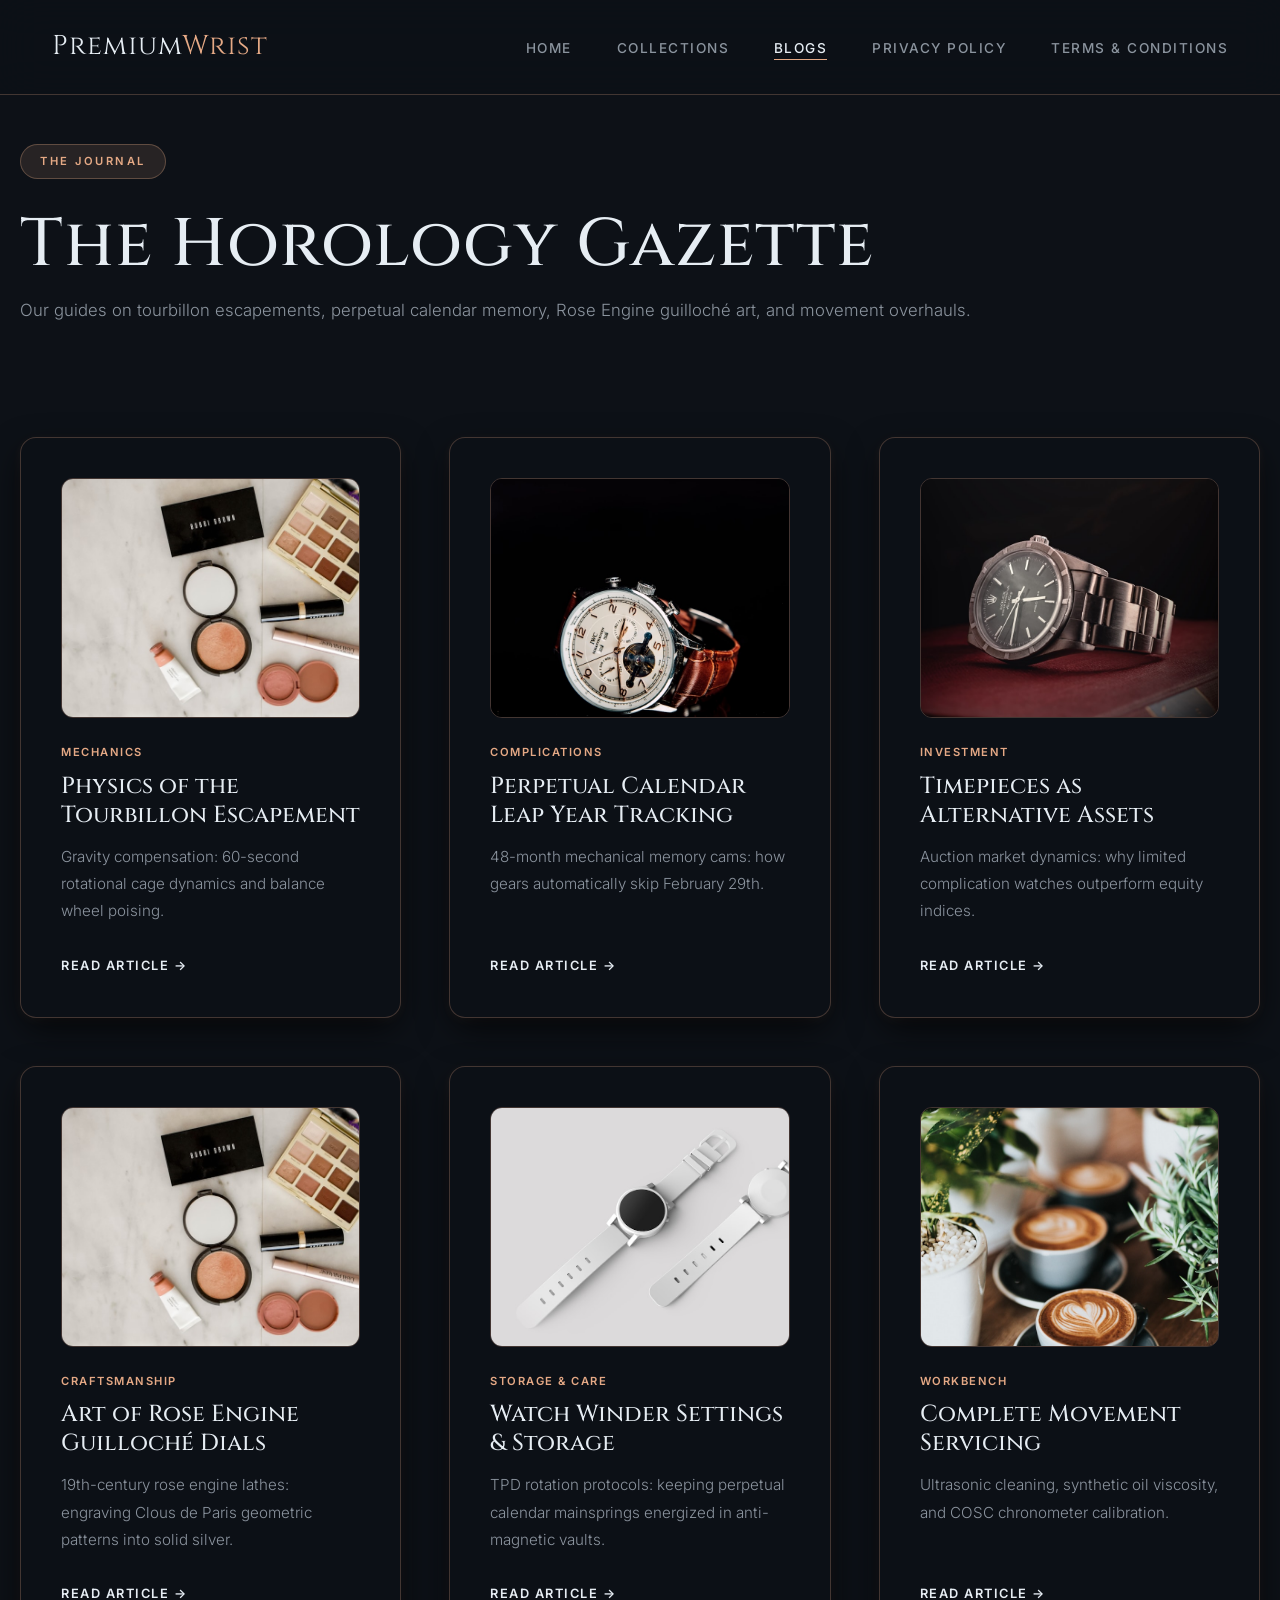
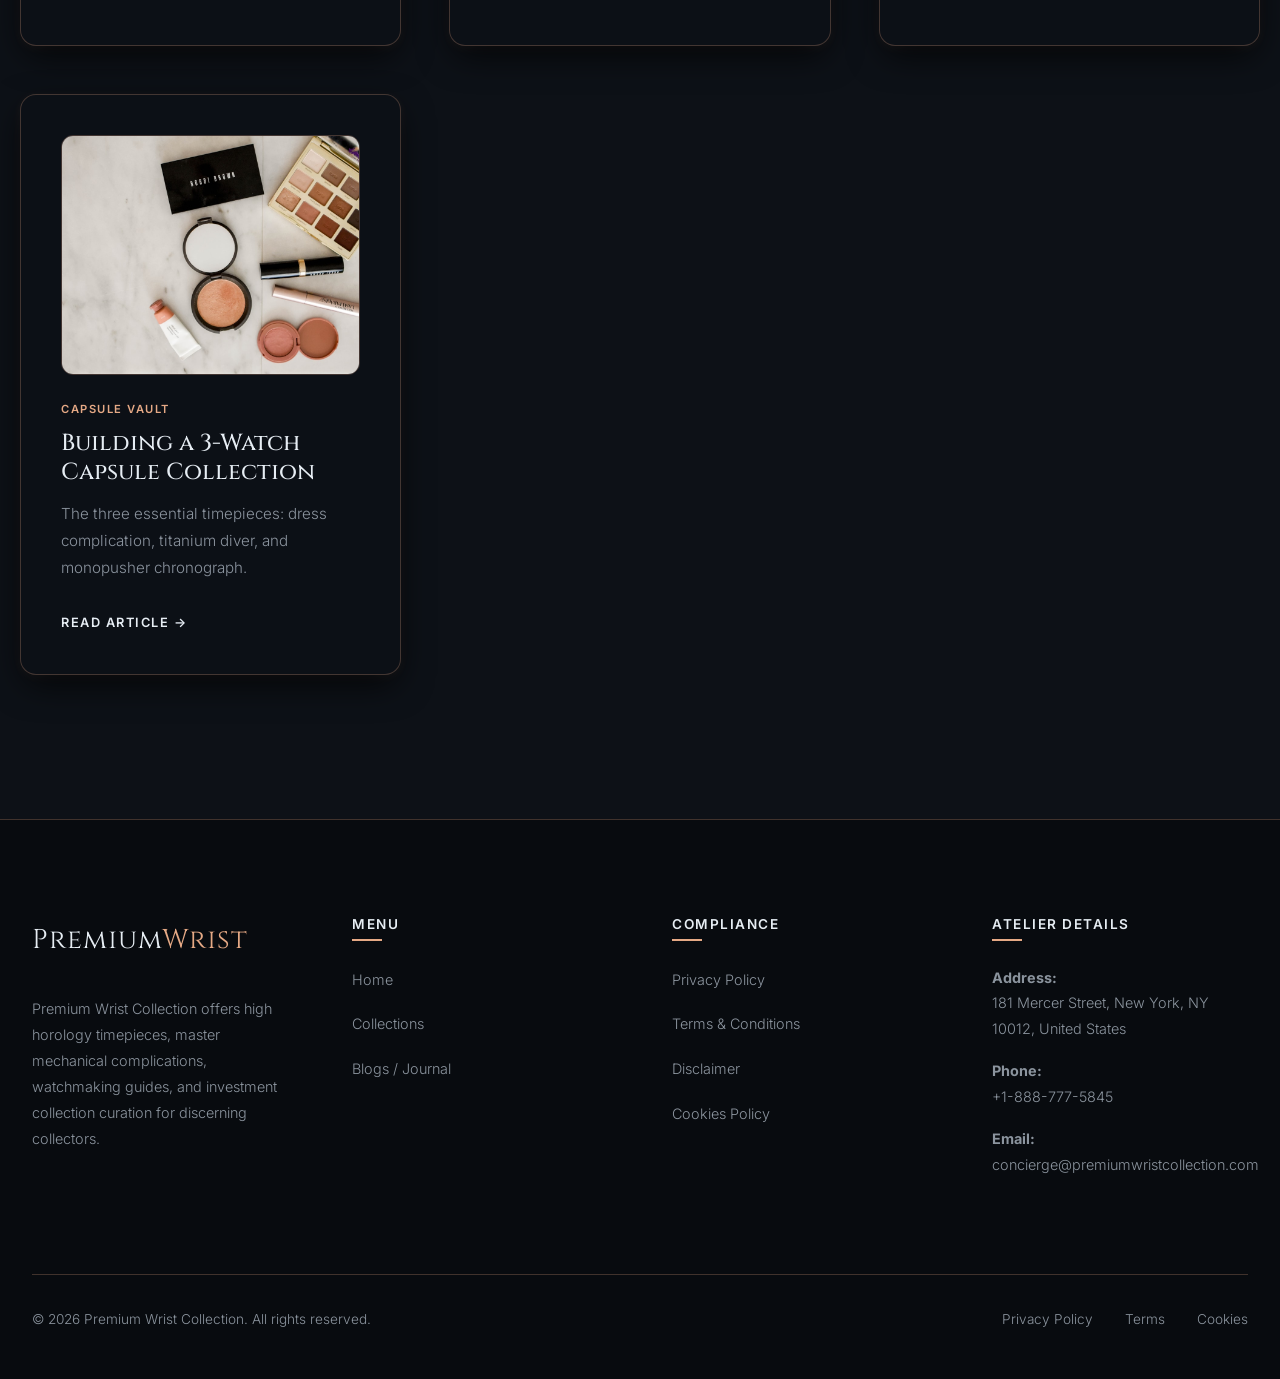
<file: blog/index.html>
<!DOCTYPE html>
<html lang="en">
<head>
    <!-- Google tag (gtag.js) -->
    <script async src="https://www.googletagmanager.com/gtag/js?id=G-0LY0HY7L01"></script>
    <script>
      window.dataLayer = window.dataLayer || [];
      function gtag(){dataLayer.push(arguments);}
      gtag('js', new Date());

      gtag('config', 'G-0LY0HY7L01');
    </script>
    <meta charset="UTF-8">
    <meta name="viewport" content="width=device-width, initial-scale=1.0">
    <meta name="description" content="The Horology Gazette. Articles on tourbillon escapement mechanics, perpetual calendar leap year tracking, Rose Engine guilloché, and movement overhauls.">
    <title>The Journal | Premium Wrist Collection</title>
    <link rel="stylesheet" href="../style.css">
</head>
<body>

    <!-- Header Navigation -->
    <header>
        <nav class="navbar">
            <a href="../index.php" class="logo">Premium<span>Wrist</span></a>
            <ul class="nav-links">
                <li><a href="../index.php">Home</a></li>
                <li><a href="../collections.html">Collections</a></li>
                <li><a href="index.html" class="active">Blogs</a></li>
                <li><a href="../privacy-policy.html">Privacy Policy</a></li>
                <li><a href="../terms.html">Terms & Conditions</a></li>
            </ul>
            <button class="menu-btn" aria-label="Toggle Navigation">
                <span></span>
                <span></span>
                <span></span>
            </button>
        </nav>
    </header>

    <!-- Main Content -->
    <main style="padding-top: 9rem; max-width: 1240px; margin: 0 auto;">
        
        <div class="section-title reveal-item">
            <span class="hero-badge">THE JOURNAL</span>
            <h1>The Horology Gazette</h1>
            <p>Our guides on tourbillon escapements, perpetual calendar memory, Rose Engine guilloché art, and movement overhauls.</p>
        </div>

        <section style="padding: 3rem 0 9rem;">
            <div class="features-grid">
                
                <!-- Blog 1 -->
                <div class="luxury-card reveal-item">
                    <div class="feature-img-wrapper">
                        <img src="../img/journal1.jpg" alt="Physics of the tourbillon escapement" loading="lazy">
                    </div>
                    <div class="feature-content">
                        <span class="blog-tag">Mechanics</span>
                        <h3>Physics of the Tourbillon Escapement</h3>
                        <p class="blog-excerpt">Gravity compensation: 60-second rotational cage dynamics and balance wheel poising.</p>
                        <a href="tourbillon-mechanics.html" class="blog-link">Read Article &rarr;</a>
                    </div>
                </div>

                <!-- Blog 2 -->
                <div class="luxury-card reveal-item">
                    <div class="feature-img-wrapper">
                        <img src="../img/journal2.jpg" alt="Perpetual calendar movement leap year tracking" loading="lazy">
                    </div>
                    <div class="feature-content">
                        <span class="blog-tag">Complications</span>
                        <h3>Perpetual Calendar Leap Year Tracking</h3>
                        <p class="blog-excerpt">48-month mechanical memory cams: how gears automatically skip February 29th.</p>
                        <a href="perpetual-calendar.html" class="blog-link">Read Article &rarr;</a>
                    </div>
                </div>

                <!-- Blog 3 -->
                <div class="luxury-card reveal-item">
                    <div class="feature-img-wrapper">
                        <img src="../img/watch3.jpg" alt="Timepieces as alternative financial assets" loading="lazy">
                    </div>
                    <div class="feature-content">
                        <span class="blog-tag">Investment</span>
                        <h3>Timepieces as Alternative Assets</h3>
                        <p class="blog-excerpt">Auction market dynamics: why limited complication watches outperform equity indices.</p>
                        <a href="watch-investment-value.html" class="blog-link">Read Article &rarr;</a>
                    </div>
                </div>

                <!-- Blog 4 -->
                <div class="luxury-card reveal-item">
                    <div class="feature-img-wrapper">
                        <img src="../img/watch1.jpg" alt="Art of hand rose engine guilloche dials" loading="lazy">
                    </div>
                    <div class="feature-content">
                        <span class="blog-tag">Craftsmanship</span>
                        <h3>Art of Rose Engine Guilloché Dials</h3>
                        <p class="blog-excerpt">19th-century rose engine lathes: engraving Clous de Paris geometric patterns into solid silver.</p>
                        <a href="guilloche-dial-art.html" class="blog-link">Read Article &rarr;</a>
                    </div>
                </div>

                <!-- Blog 5 -->
                <div class="luxury-card reveal-item">
                    <div class="feature-img-wrapper">
                        <img src="../img/audit.jpg" alt="Automatic watch winder settings and vault storage" loading="lazy">
                    </div>
                    <div class="feature-content">
                        <span class="blog-tag">Storage & Care</span>
                        <h3>Watch Winder Settings & Storage</h3>
                        <p class="blog-excerpt">TPD rotation protocols: keeping perpetual calendar mainsprings energized in anti-magnetic vaults.</p>
                        <a href="watch-box-storage.html" class="blog-link">Read Article &rarr;</a>
                    </div>
                </div>

                <!-- Blog 6 -->
                <div class="luxury-card reveal-item">
                    <div class="feature-img-wrapper">
                        <img src="../img/watchmaker.jpg" alt="Complete mechanical movement servicing and lubrication" loading="lazy">
                    </div>
                    <div class="feature-content">
                        <span class="blog-tag">Workbench</span>
                        <h3>Complete Movement Servicing</h3>
                        <p class="blog-excerpt">Ultrasonic cleaning, synthetic oil viscosity, and COSC chronometer calibration.</p>
                        <a href="movement-overhaul.html" class="blog-link">Read Article &rarr;</a>
                    </div>
                </div>

                <!-- Blog 7 -->
                <div class="luxury-card reveal-item">
                    <div class="feature-img-wrapper">
                        <img src="../img/hero_tourbillon.jpg" alt="Building a 3-watch capsule collection for every occasion" loading="lazy">
                    </div>
                    <div class="feature-content">
                        <span class="blog-tag">Capsule Vault</span>
                        <h3>Building a 3-Watch Capsule Collection</h3>
                        <p class="blog-excerpt">The three essential timepieces: dress complication, titanium diver, and monopusher chronograph.</p>
                        <a href="capsule-watch-collection.html" class="blog-link">Read Article &rarr;</a>
                    </div>
                </div>

            </div>
        </section>

    </main>

    <!-- Footer -->
    <footer>
        <div class="footer-container">
            <div class="footer-col" style="flex: 1.5;">
                <a href="../index.php" class="logo" style="margin-bottom: 2rem; display: inline-block;">Premium<span>Wrist</span></a>
                <p>Premium Wrist Collection offers high horology timepieces, master mechanical complications, watchmaking guides, and investment collection curation for discerning collectors.</p>
            </div>
            <div class="footer-col">
                <h4>Menu</h4>
                <ul>
                    <li><a href="../index.php">Home</a></li>
                    <li><a href="../collections.html">Collections</a></li>
                    <li><a href="index.html">Blogs / Journal</a></li>
                </ul>
            </div>
            <div class="footer-col">
                <h4>Compliance</h4>
                <ul>
                    <li><a href="../privacy-policy.html">Privacy Policy</a></li>
                    <li><a href="../terms.html">Terms & Conditions</a></li>
                    <li><a href="../disclaimer.html">Disclaimer</a></li>
                    <li><a href="../cookies.html">Cookies Policy</a></li>
                </ul>
            </div>
            <div class="footer-col" style="flex: 1.2;">
                <h4>Atelier Details</h4>
                <p><strong>Address:</strong><br>181 Mercer Street, New York, NY 10012, United States</p>
                <p><strong>Phone:</strong><br>+1-888-777-5845</p>
                <p><strong>Email:</strong><br>concierge@premiumwristcollection.com</p>
            </div>
        </div>
        <div class="footer-bottom">
            <p>&copy; 2026 Premium Wrist Collection. All rights reserved.</p>
            <div class="footer-bottom-links">
                <a href="../privacy-policy.html">Privacy Policy</a>
                <a href="../terms.html">Terms</a>
                <a href="../cookies.html">Cookies</a>
            </div>
        </div>
    </footer>

    <script src="../script.js"></script>
</body>
</html>
</file>
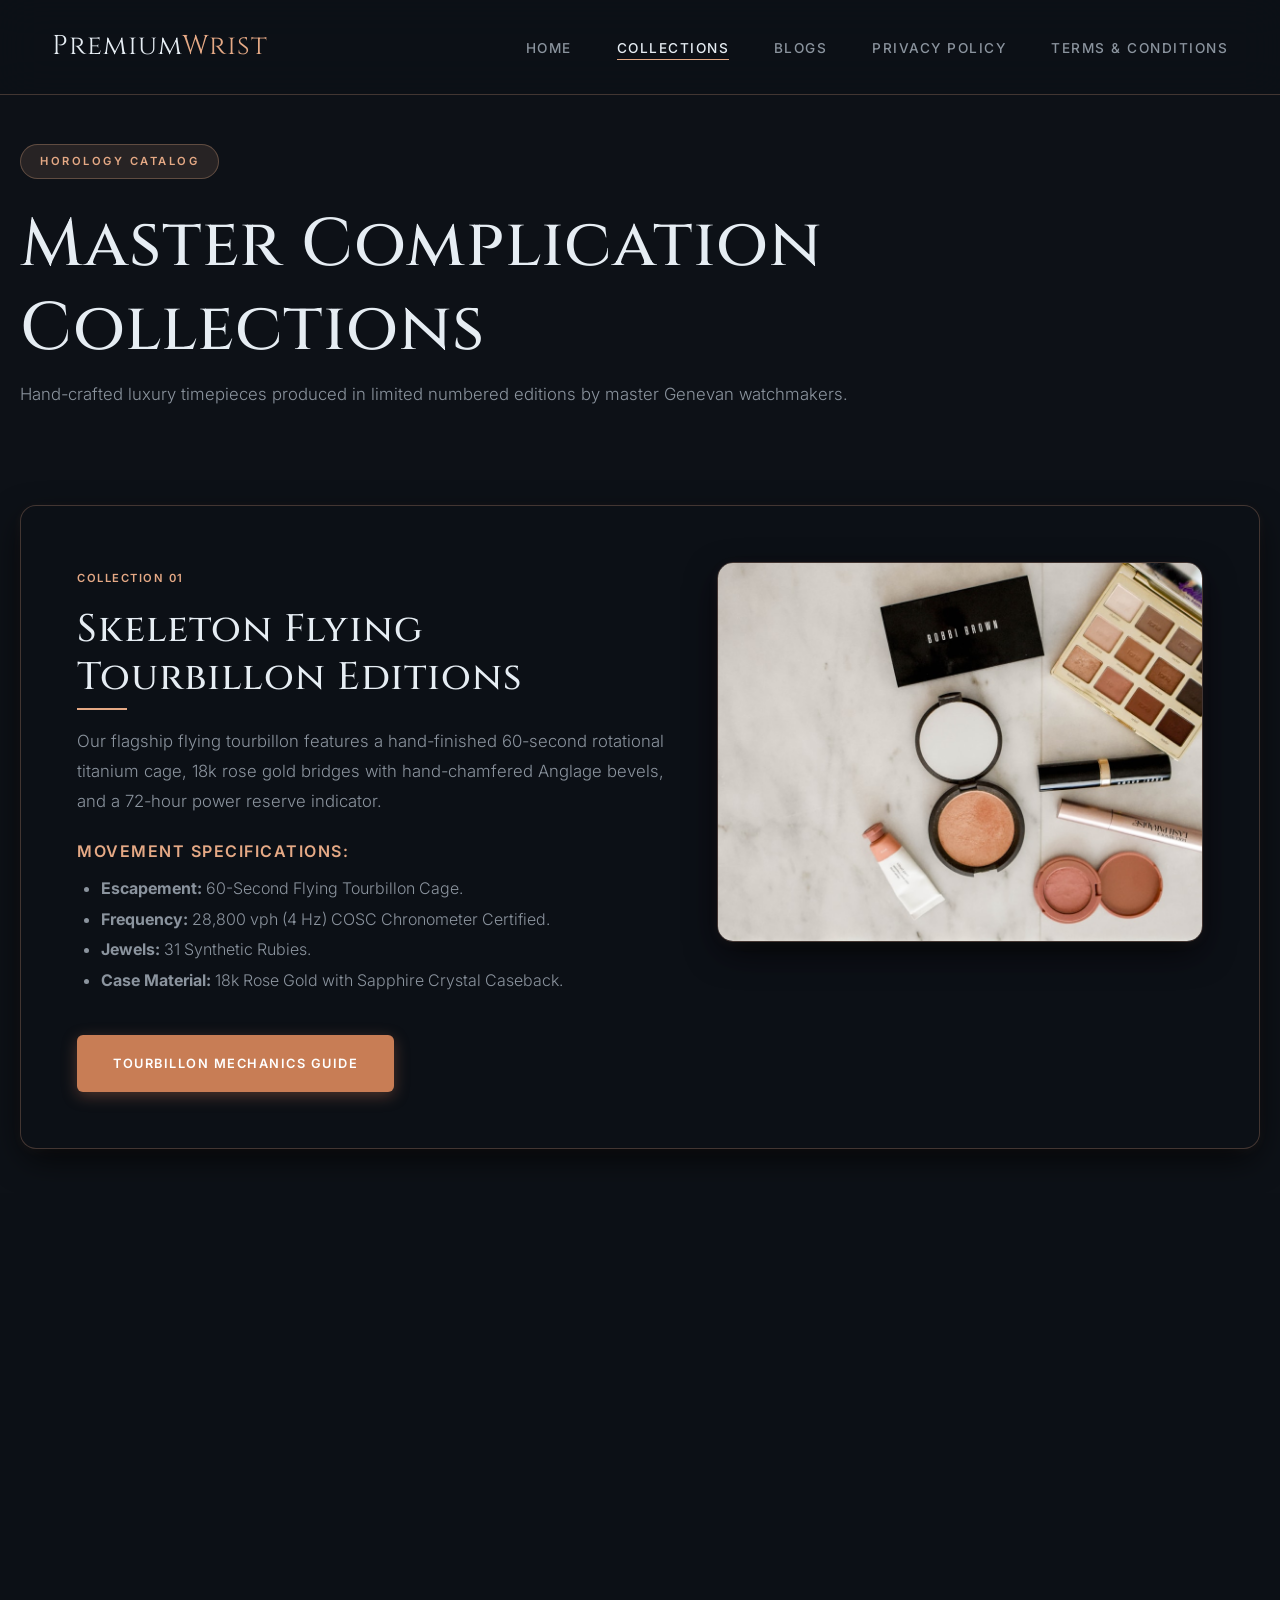
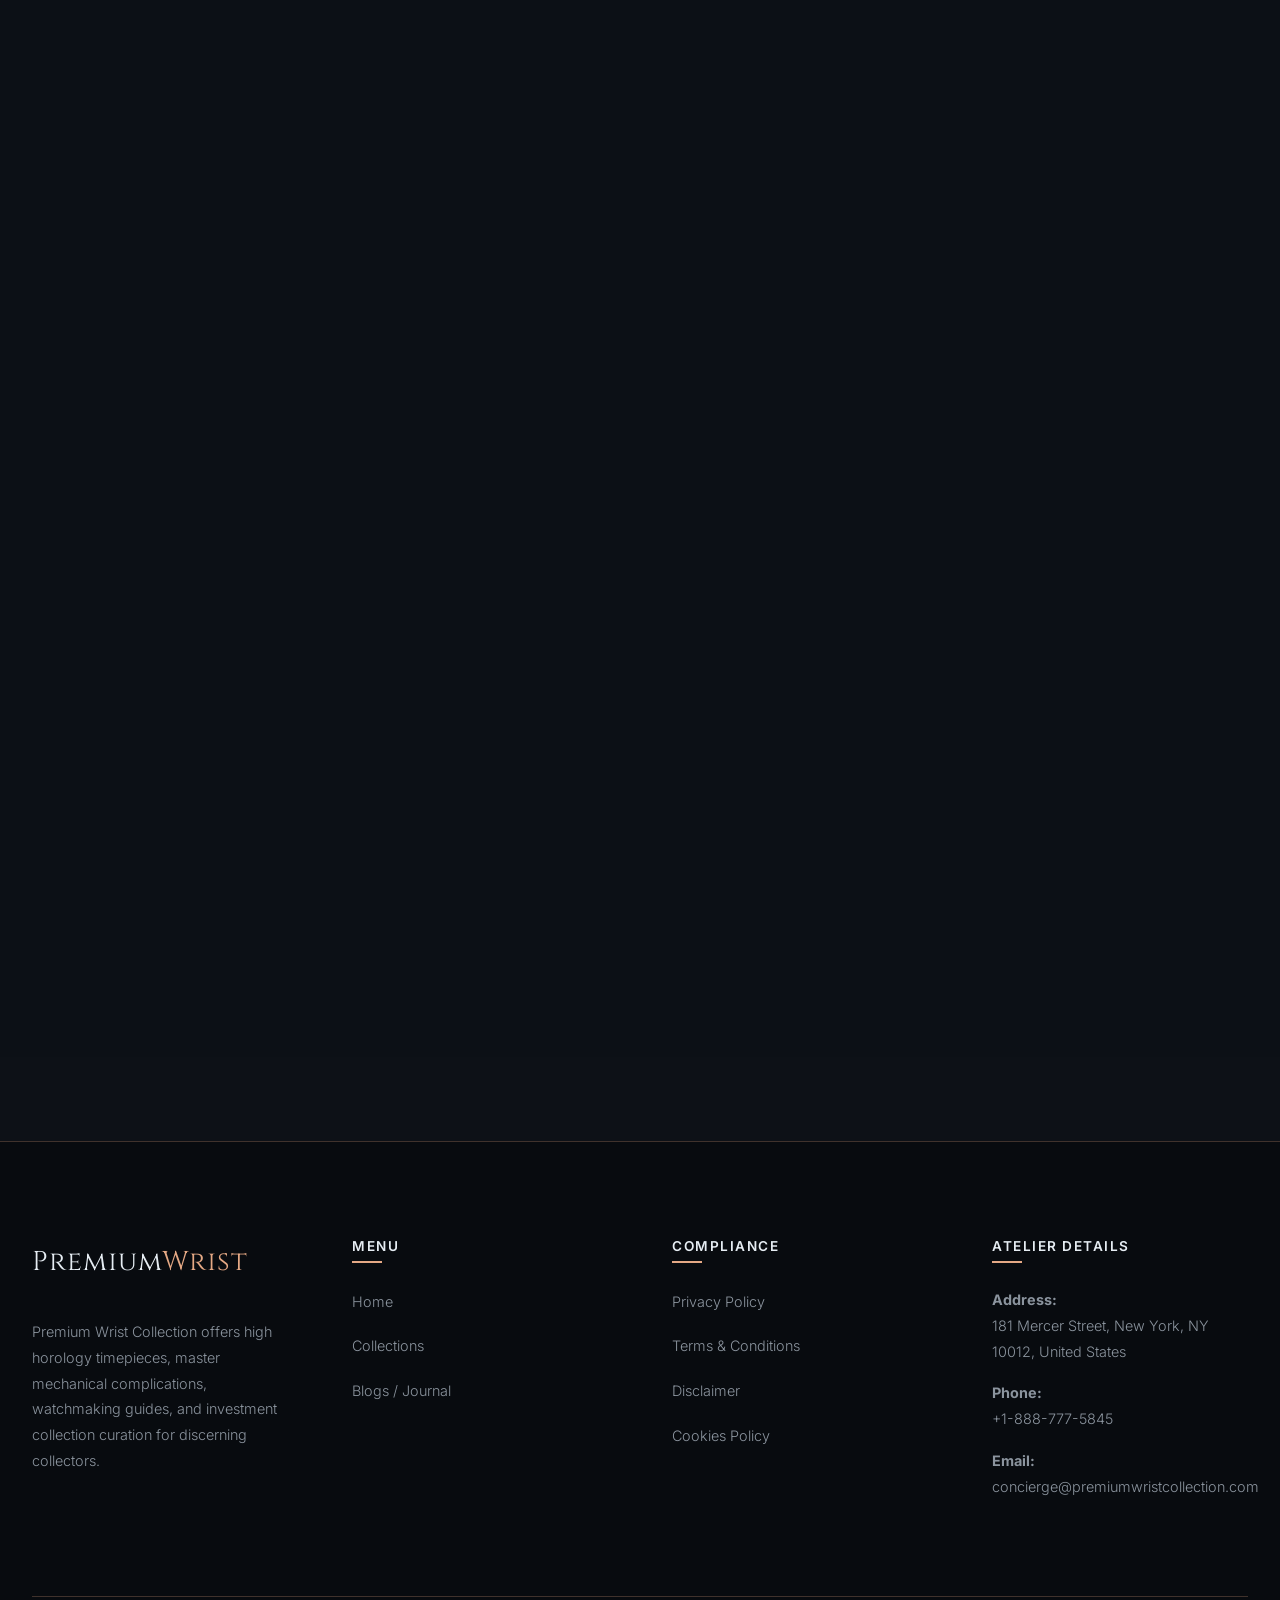
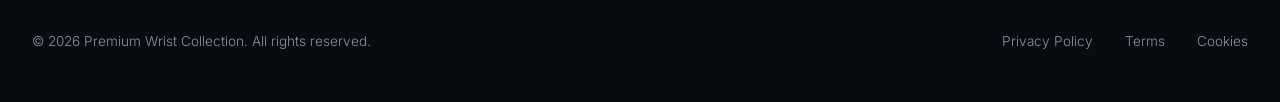
<file: collections.html>
<!DOCTYPE html>
<html lang="en">
<head>
    <!-- Google tag (gtag.js) -->
    <script async src="https://www.googletagmanager.com/gtag/js?id=G-0LY0HY7L01"></script>
    <script>
      window.dataLayer = window.dataLayer || [];
      function gtag(){dataLayer.push(arguments);}
      gtag('js', new Date());

      gtag('config', 'G-0LY0HY7L01');
    </script>
    <meta charset="UTF-8">
    <meta name="viewport" content="width=device-width, initial-scale=1.0">
    <meta name="description" content="Explore our luxury timepiece catalog and master complication collections. Featuring tourbillon escapements, perpetual calendars, and flyback chronographs.">
    <title>The Catalog | Premium Wrist Collection</title>
    <link rel="stylesheet" href="style.css">
</head>
<body>

    <!-- Header Navigation -->
    <header>
        <nav class="navbar">
            <a href="index.php" class="logo">Premium<span>Wrist</span></a>
            <ul class="nav-links">
                <li><a href="index.php">Home</a></li>
                <li><a href="collections.html" class="active">Collections</a></li>
                <li><a href="blog/index.html">Blogs</a></li>
                <li><a href="privacy-policy.html">Privacy Policy</a></li>
                <li><a href="terms.html">Terms & Conditions</a></li>
            </ul>
            <button class="menu-btn" aria-label="Toggle Navigation">
                <span></span>
                <span></span>
                <span></span>
            </button>
        </nav>
    </header>

    <!-- Main Content Container -->
    <main style="padding-top: 9rem; max-width: 1240px; margin: 0 auto;">
        
        <div class="section-title reveal-item">
            <span class="hero-badge">HOROLOGY CATALOG</span>
            <h1>Master Complication Collections</h1>
            <p>Hand-crafted luxury timepieces produced in limited numbered editions by master Genevan watchmakers.</p>
        </div>

        <!-- Catalog Detail Section -->
        <section style="padding: 2rem 0 9rem; display: flex; flex-direction: column; gap: 5rem;">
            
            <!-- Collection 1: Tourbillon Escapements -->
            <div class="luxury-card reveal-item" style="padding: 3.5rem;">
                <div style="display: flex; justify-content: space-between; align-items: flex-start; flex-wrap: wrap; gap: 3rem;">
                    <div style="flex: 1.1; min-width: 320px;">
                        <span class="blog-tag">COLLECTION 01</span>
                        <h2 style="font-size: 2.4rem; margin-top: 0.5rem; margin-bottom: 1.5rem; border-left: none; padding-left: 0;">Skeleton Flying Tourbillon Editions</h2>
                        <p style="color: var(--color-fg-muted); font-size: 1.05rem; margin-bottom: 1.5rem; line-height: 1.8;">Our flagship flying tourbillon features a hand-finished 60-second rotational titanium cage, 18k rose gold bridges with hand-chamfered Anglage bevels, and a 72-hour power reserve indicator.</p>
                        
                        <h4 style="font-family: var(--font-body); margin-bottom: 0.8rem; font-size: 1rem; letter-spacing: 1.5px; text-transform: uppercase; font-weight: 600; color: var(--color-primary);">Movement Specifications:</h4>
                        <ul style="margin-left: 1.5rem; margin-bottom: 2.5rem; color: var(--color-fg-muted); line-height: 1.9;">
                            <li><strong>Escapement:</strong> 60-Second Flying Tourbillon Cage.</li>
                            <li><strong>Frequency:</strong> 28,800 vph (4 Hz) COSC Chronometer Certified.</li>
                            <li><strong>Jewels:</strong> 31 Synthetic Rubies.</li>
                            <li><strong>Case Material:</strong> 18k Rose Gold with Sapphire Crystal Caseback.</li>
                        </ul>
                        <a href="blog/tourbillon-mechanics.html" class="btn btn-primary">Tourbillon Mechanics Guide</a>
                    </div>
                    <div style="flex: 0.9; min-width: 320px; height: 380px; border-radius: 16px; overflow: hidden; border: 1px solid var(--color-border); box-shadow: var(--card-shadow);">
                        <img src="img/hero_tourbillon.jpg" alt="Rose gold skeleton tourbillon movement" style="width: 100%; height: 100%; object-fit: cover;">
                    </div>
                </div>
            </div>

            <!-- Collection 2: Perpetual Calendars -->
            <div class="luxury-card reveal-item" style="padding: 3.5rem;">
                <div style="display: flex; justify-content: space-between; align-items: flex-start; flex-wrap: wrap; gap: 3rem;">
                    <div style="flex: 1.1; min-width: 320px;">
                        <span class="blog-tag">COLLECTION 02</span>
                        <h2 style="font-size: 2.4rem; margin-top: 0.5rem; margin-bottom: 1.5rem; border-left: none; padding-left: 0;">Astronomical Perpetual Calendar Moonphases</h2>
                        <p style="color: var(--color-fg-muted); font-size: 1.05rem; margin-bottom: 1.5rem; line-height: 1.8;">Astronomical grand complications tracking date, day of week, month, leap year cycle, and photorealistic 122-year Aventurine glass moonphase precision without manual adjustment.</p>
                        
                        <h4 style="font-family: var(--font-body); margin-bottom: 0.8rem; font-size: 1rem; letter-spacing: 1.5px; text-transform: uppercase; font-weight: 600; color: var(--color-primary);">Movement Specifications:</h4>
                        <ul style="margin-left: 1.5rem; margin-bottom: 2.5rem; color: var(--color-fg-muted); line-height: 1.9;">
                            <li><strong>Calendar Memory:</strong> 48-Month Mechanical Program Wheel.</li>
                            <li><strong>Moonphase Deviation:</strong> 1 Day every 122 Years.</li>
                            <li><strong>Winding System:</strong> 22k Gold Micro-Rotor Automatic.</li>
                            <li><strong>Limited Edition:</strong> Serialized plate numbered 1 of 15.</li>
                        </ul>
                        <a href="blog/perpetual-calendar.html" class="btn btn-primary">Perpetual Calendar Guide</a>
                    </div>
                    <div style="flex: 0.9; min-width: 320px; height: 380px; border-radius: 16px; overflow: hidden; border: 1px solid var(--color-border); box-shadow: var(--card-shadow);">
                        <img src="img/hero_calendar.jpg" alt="Perpetual calendar moonphase watch" style="width: 100%; height: 100%; object-fit: cover;">
                    </div>
                </div>
            </div>

            <!-- Collection 3: Flyback Chronographs -->
            <div class="luxury-card reveal-item" style="padding: 3.5rem;">
                <div style="display: flex; justify-content: space-between; align-items: flex-start; flex-wrap: wrap; gap: 3rem;">
                    <div style="flex: 1.1; min-width: 320px;">
                        <span class="blog-tag">COLLECTION 03</span>
                        <h2 style="font-size: 2.4rem; margin-top: 0.5rem; margin-bottom: 1.5rem; border-left: none; padding-left: 0;">Monopusher Flyback Chronographs</h2>
                        <p style="color: var(--color-fg-muted); font-size: 1.05rem; margin-bottom: 1.5rem; line-height: 1.8;">Column-wheel chronograph mechanism with horizontal clutch coupling, enabling instantaneous zero-reset and immediate timing restart via a single coaxial crown pusher.</p>
                        
                        <h4 style="font-family: var(--font-body); margin-bottom: 0.8rem; font-size: 1rem; letter-spacing: 1.5px; text-transform: uppercase; font-weight: 600; color: var(--color-primary);">Movement Specifications:</h4>
                        <ul style="margin-left: 1.5rem; margin-bottom: 2.5rem; color: var(--color-fg-muted); line-height: 1.9;">
                            <li><strong>Coupling:</strong> Column-Wheel with Horizontal Clutch.</li>
                            <li><strong>Reset Function:</strong> Instantaneous Flyback Action.</li>
                            <li><strong>Water Resistance:</strong> 100 Meters / 10 BAR.</li>
                            <li><strong>Warranty:</strong> 5-Year International Master Warranty.</li>
                        </ul>
                        <a href="blog/movement-overhaul.html" class="btn btn-primary">Movement Servicing Guide</a>
                    </div>
                    <div style="flex: 0.9; min-width: 320px; height: 380px; border-radius: 16px; overflow: hidden; border: 1px solid var(--color-border); box-shadow: var(--card-shadow);">
                        <img src="img/hero_chronograph.jpg" alt="Monopusher flyback chronograph watch" style="width: 100%; height: 100%; object-fit: cover;">
                    </div>
                </div>
            </div>

        </section>

    </main>

    <!-- Footer -->
    <footer>
        <div class="footer-container">
            <div class="footer-col" style="flex: 1.5;">
                <a href="index.php" class="logo" style="margin-bottom: 2rem; display: inline-block;">Premium<span>Wrist</span></a>
                <p>Premium Wrist Collection offers high horology timepieces, master mechanical complications, watchmaking guides, and investment collection curation for discerning collectors.</p>
            </div>
            <div class="footer-col">
                <h4>Menu</h4>
                <ul>
                    <li><a href="index.php">Home</a></li>
                    <li><a href="collections.html">Collections</a></li>
                    <li><a href="blog/index.html">Blogs / Journal</a></li>
                </ul>
            </div>
            <div class="footer-col">
                <h4>Compliance</h4>
                <ul>
                    <li><a href="privacy-policy.html">Privacy Policy</a></li>
                    <li><a href="terms.html">Terms & Conditions</a></li>
                    <li><a href="disclaimer.html">Disclaimer</a></li>
                    <li><a href="cookies.html">Cookies Policy</a></li>
                </ul>
            </div>
            <div class="footer-col" style="flex: 1.2;">
                <h4>Atelier Details</h4>
                <p><strong>Address:</strong><br>181 Mercer Street, New York, NY 10012, United States</p>
                <p><strong>Phone:</strong><br>+1-888-777-5845</p>
                <p><strong>Email:</strong><br>concierge@premiumwristcollection.com</p>
            </div>
        </div>
        <div class="footer-bottom">
            <p>&copy; 2026 Premium Wrist Collection. All rights reserved.</p>
            <div class="footer-bottom-links">
                <a href="privacy-policy.html">Privacy Policy</a>
                <a href="terms.html">Terms</a>
                <a href="cookies.html">Cookies</a>
            </div>
        </div>
    </footer>

    <script src="script.js"></script>
</body>
</html>
</file>
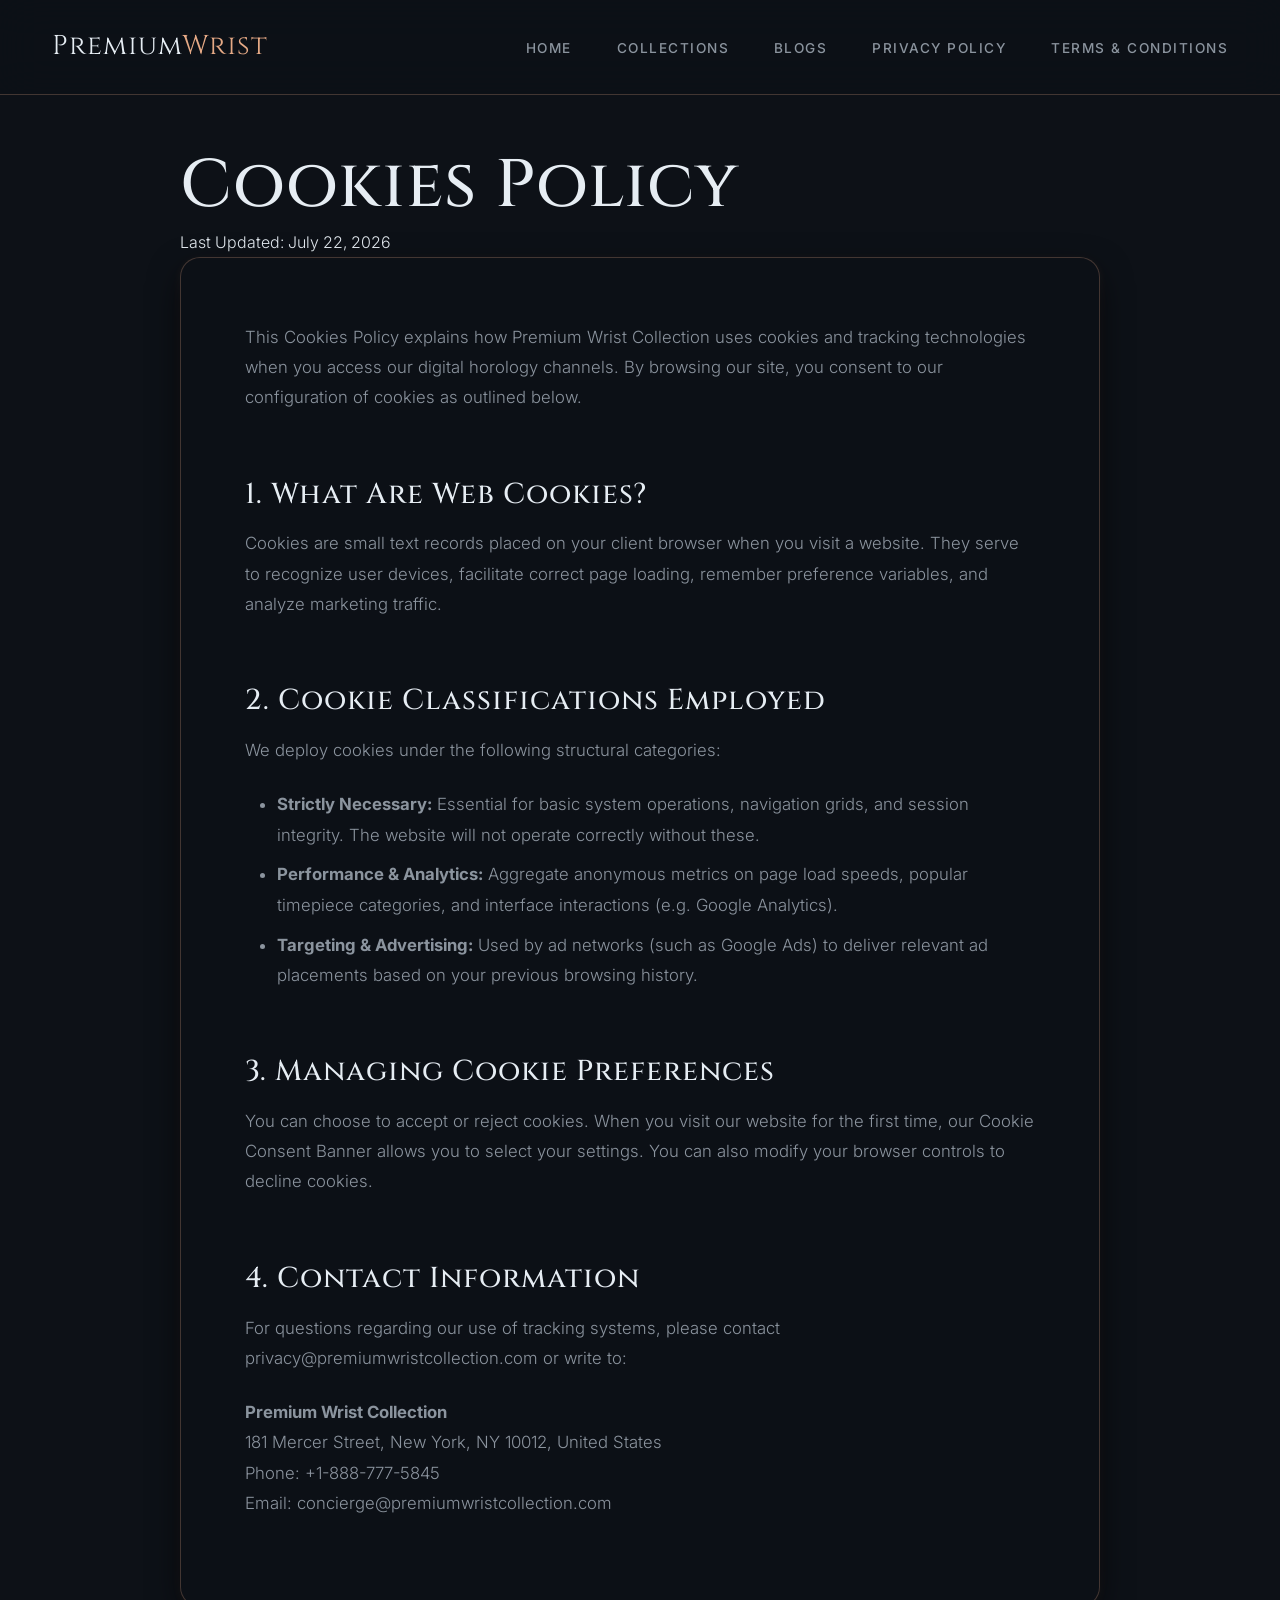
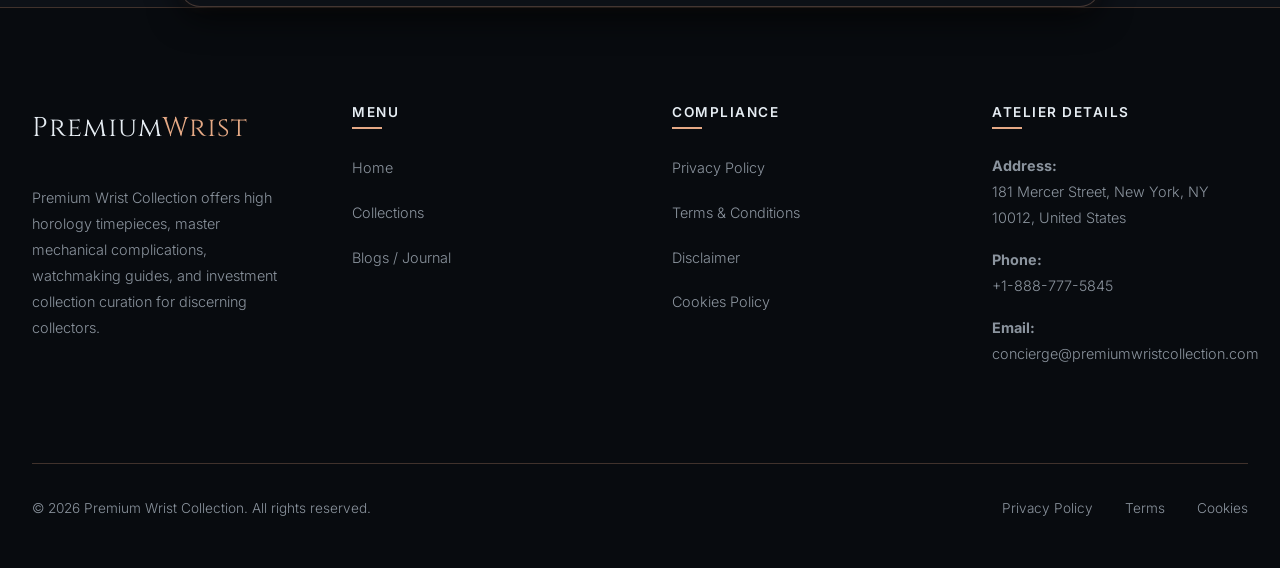
<file: cookies.html>
<!DOCTYPE html>
<html lang="en">
<head>
    <!-- Google tag (gtag.js) -->
    <script async src="https://www.googletagmanager.com/gtag/js?id=G-0LY0HY7L01"></script>
    <script>
      window.dataLayer = window.dataLayer || [];
      function gtag(){dataLayer.push(arguments);}
      gtag('js', new Date());

      gtag('config', 'G-0LY0HY7L01');
    </script>
    <meta charset="UTF-8">
    <meta name="viewport" content="width=device-width, initial-scale=1.0">
    <meta name="description" content="Cookies Policy for Premium Wrist Collection. Learn how we use cookies, tracking analytics, and how to manage your choices.">
    <title>Cookies Policy | Premium Wrist Collection</title>
    <link rel="stylesheet" href="style.css">
</head>
<body>

    <!-- Header Navigation -->
    <header>
        <nav class="navbar">
            <a href="index.php" class="logo">Premium<span>Wrist</span></a>
            <ul class="nav-links">
                <li><a href="index.php">Home</a></li>
                <li><a href="collections.html">Collections</a></li>
                <li><a href="blog/index.html">Blogs</a></li>
                <li><a href="privacy-policy.html">Privacy Policy</a></li>
                <li><a href="terms.html">Terms & Conditions</a></li>
            </ul>
            <button class="menu-btn" aria-label="Toggle Navigation">
                <span></span>
                <span></span>
                <span></span>
            </button>
        </nav>
    </header>

    <!-- Main Content Container -->
    <main class="compliance-page" style="margin: 0 auto;">
        <h1>Cookies Policy</h1>
        <div class="meta-info">Last Updated: July 22, 2026</div>

        <div class="legal-content">
            <p>This Cookies Policy explains how Premium Wrist Collection uses cookies and tracking technologies when you access our digital horology channels. By browsing our site, you consent to our configuration of cookies as outlined below.</p>

            <h2>1. What Are Web Cookies?</h2>
            <p>Cookies are small text records placed on your client browser when you visit a website. They serve to recognize user devices, facilitate correct page loading, remember preference variables, and analyze marketing traffic.</p>

            <h2>2. Cookie Classifications Employed</h2>
            <p>We deploy cookies under the following structural categories:</p>
            <ul>
                <li><strong>Strictly Necessary:</strong> Essential for basic system operations, navigation grids, and session integrity. The website will not operate correctly without these.</li>
                <li><strong>Performance & Analytics:</strong> Aggregate anonymous metrics on page load speeds, popular timepiece categories, and interface interactions (e.g. Google Analytics).</li>
                <li><strong>Targeting & Advertising:</strong> Used by ad networks (such as Google Ads) to deliver relevant ad placements based on your previous browsing history.</li>
            </ul>

            <h2>3. Managing Cookie Preferences</h2>
            <p>You can choose to accept or reject cookies. When you visit our website for the first time, our Cookie Consent Banner allows you to select your settings. You can also modify your browser controls to decline cookies.</p>

            <h2>4. Contact Information</h2>
            <p>For questions regarding our use of tracking systems, please contact privacy@premiumwristcollection.com or write to:</p>
            <p>
                <strong>Premium Wrist Collection</strong><br>
                181 Mercer Street, New York, NY 10012, United States<br>
                Phone: +1-888-777-5845<br>
                Email: concierge@premiumwristcollection.com
            </p>
        </div>
    </main>

    <!-- Footer -->
    <footer>
        <div class="footer-container">
            <div class="footer-col" style="flex: 1.5;">
                <a href="index.php" class="logo" style="margin-bottom: 2rem; display: inline-block;">Premium<span>Wrist</span></a>
                <p>Premium Wrist Collection offers high horology timepieces, master mechanical complications, watchmaking guides, and investment collection curation for discerning collectors.</p>
            </div>
            <div class="footer-col">
                <h4>Menu</h4>
                <ul>
                    <li><a href="index.php">Home</a></li>
                    <li><a href="collections.html">Collections</a></li>
                    <li><a href="blog/index.html">Blogs / Journal</a></li>
                </ul>
            </div>
            <div class="footer-col">
                <h4>Compliance</h4>
                <ul>
                    <li><a href="privacy-policy.html">Privacy Policy</a></li>
                    <li><a href="terms.html">Terms & Conditions</a></li>
                    <li><a href="disclaimer.html">Disclaimer</a></li>
                    <li><a href="cookies.html">Cookies Policy</a></li>
                </ul>
            </div>
            <div class="footer-col" style="flex: 1.2;">
                <h4>Atelier Details</h4>
                <p><strong>Address:</strong><br>181 Mercer Street, New York, NY 10012, United States</p>
                <p><strong>Phone:</strong><br>+1-888-777-5845</p>
                <p><strong>Email:</strong><br>concierge@premiumwristcollection.com</p>
            </div>
        </div>
        <div class="footer-bottom">
            <p>&copy; 2026 Premium Wrist Collection. All rights reserved.</p>
            <div class="footer-bottom-links">
                <a href="privacy-policy.html">Privacy Policy</a>
                <a href="terms.html">Terms</a>
                <a href="cookies.html">Cookies</a>
            </div>
        </div>
    </footer>

    <script src="script.js"></script>
</body>
</html>
</file>
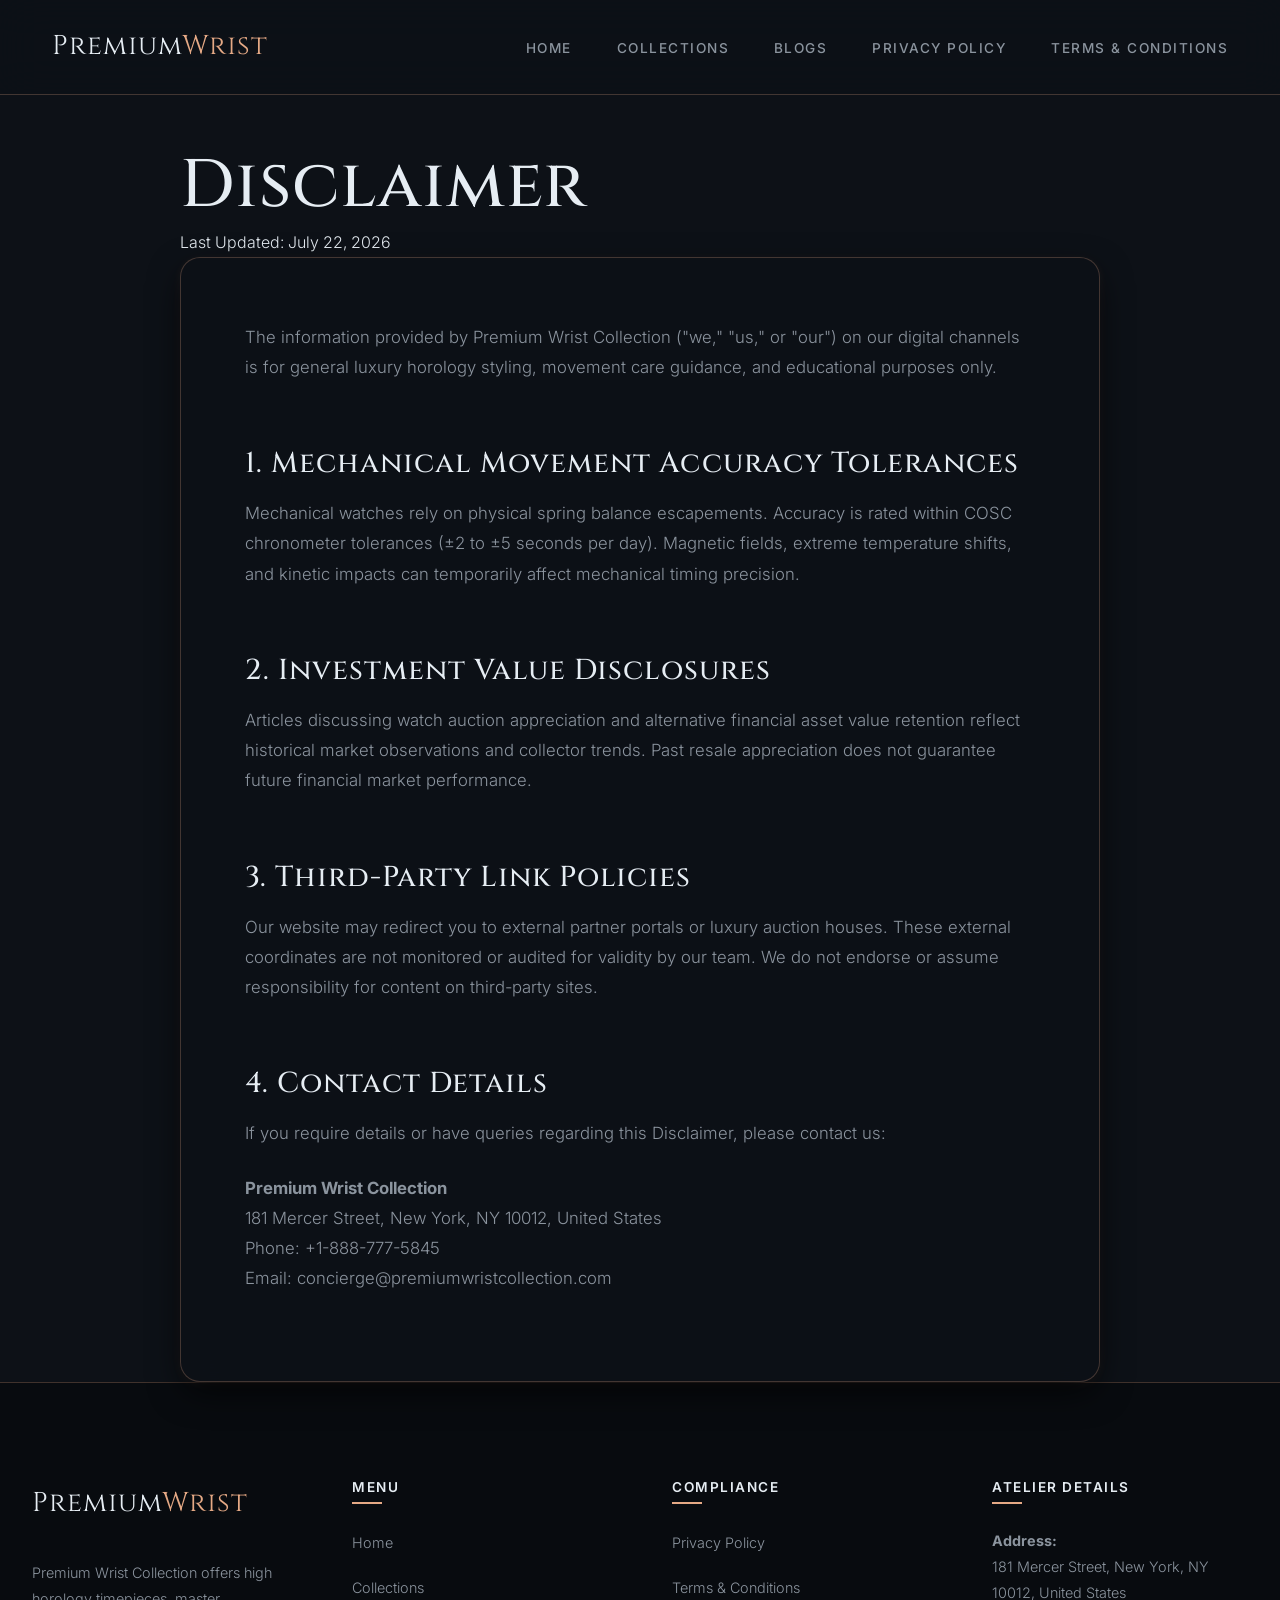
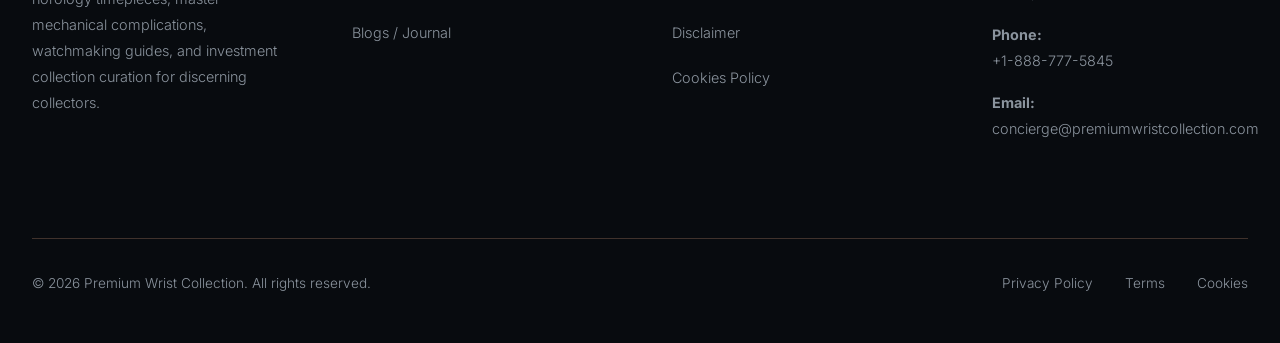
<file: disclaimer.html>
<!DOCTYPE html>
<html lang="en">
<head>
    <!-- Google tag (gtag.js) -->
    <script async src="https://www.googletagmanager.com/gtag/js?id=G-0LY0HY7L01"></script>
    <script>
      window.dataLayer = window.dataLayer || [];
      function gtag(){dataLayer.push(arguments);}
      gtag('js', new Date());

      gtag('config', 'G-0LY0HY7L01');
    </script>
    <meta charset="UTF-8">
    <meta name="viewport" content="width=device-width, initial-scale=1.0">
    <meta name="description" content="Disclaimer for Premium Wrist Collection. Learn about movement accuracy tolerances, investment value disclosures, and third-party links.">
    <title>Disclaimer | Premium Wrist Collection</title>
    <link rel="stylesheet" href="style.css">
</head>
<body>

    <!-- Header Navigation -->
    <header>
        <nav class="navbar">
            <a href="index.php" class="logo">Premium<span>Wrist</span></a>
            <ul class="nav-links">
                <li><a href="index.php">Home</a></li>
                <li><a href="collections.html">Collections</a></li>
                <li><a href="blog/index.html">Blogs</a></li>
                <li><a href="privacy-policy.html">Privacy Policy</a></li>
                <li><a href="terms.html">Terms & Conditions</a></li>
            </ul>
            <button class="menu-btn" aria-label="Toggle Navigation">
                <span></span>
                <span></span>
                <span></span>
            </button>
        </nav>
    </header>

    <!-- Main Content Container -->
    <main class="compliance-page" style="margin: 0 auto;">
        <h1>Disclaimer</h1>
        <div class="meta-info">Last Updated: July 22, 2026</div>

        <div class="legal-content">
            <p>The information provided by Premium Wrist Collection ("we," "us," or "our") on our digital channels is for general luxury horology styling, movement care guidance, and educational purposes only.</p>

            <h2>1. Mechanical Movement Accuracy Tolerances</h2>
            <p>Mechanical watches rely on physical spring balance escapements. Accuracy is rated within COSC chronometer tolerances (&plusmn;2 to &plusmn;5 seconds per day). Magnetic fields, extreme temperature shifts, and kinetic impacts can temporarily affect mechanical timing precision.</p>

            <h2>2. Investment Value Disclosures</h2>
            <p>Articles discussing watch auction appreciation and alternative financial asset value retention reflect historical market observations and collector trends. Past resale appreciation does not guarantee future financial market performance.</p>

            <h2>3. Third-Party Link Policies</h2>
            <p>Our website may redirect you to external partner portals or luxury auction houses. These external coordinates are not monitored or audited for validity by our team. We do not endorse or assume responsibility for content on third-party sites.</p>

            <h2>4. Contact Details</h2>
            <p>If you require details or have queries regarding this Disclaimer, please contact us:</p>
            <p>
                <strong>Premium Wrist Collection</strong><br>
                181 Mercer Street, New York, NY 10012, United States<br>
                Phone: +1-888-777-5845<br>
                Email: concierge@premiumwristcollection.com
            </p>
        </div>
    </main>

    <!-- Footer -->
    <footer>
        <div class="footer-container">
            <div class="footer-col" style="flex: 1.5;">
                <a href="index.php" class="logo" style="margin-bottom: 2rem; display: inline-block;">Premium<span>Wrist</span></a>
                <p>Premium Wrist Collection offers high horology timepieces, master mechanical complications, watchmaking guides, and investment collection curation for discerning collectors.</p>
            </div>
            <div class="footer-col">
                <h4>Menu</h4>
                <ul>
                    <li><a href="index.php">Home</a></li>
                    <li><a href="collections.html">Collections</a></li>
                    <li><a href="blog/index.html">Blogs / Journal</a></li>
                </ul>
            </div>
            <div class="footer-col">
                <h4>Compliance</h4>
                <ul>
                    <li><a href="privacy-policy.html">Privacy Policy</a></li>
                    <li><a href="terms.html">Terms & Conditions</a></li>
                    <li><a href="disclaimer.html">Disclaimer</a></li>
                    <li><a href="cookies.html">Cookies Policy</a></li>
                </ul>
            </div>
            <div class="footer-col" style="flex: 1.2;">
                <h4>Atelier Details</h4>
                <p><strong>Address:</strong><br>181 Mercer Street, New York, NY 10012, United States</p>
                <p><strong>Phone:</strong><br>+1-888-777-5845</p>
                <p><strong>Email:</strong><br>concierge@premiumwristcollection.com</p>
            </div>
        </div>
        <div class="footer-bottom">
            <p>&copy; 2026 Premium Wrist Collection. All rights reserved.</p>
            <div class="footer-bottom-links">
                <a href="privacy-policy.html">Privacy Policy</a>
                <a href="terms.html">Terms</a>
                <a href="cookies.html">Cookies</a>
            </div>
        </div>
    </footer>

    <script src="script.js"></script>
</body>
</html>
</file>
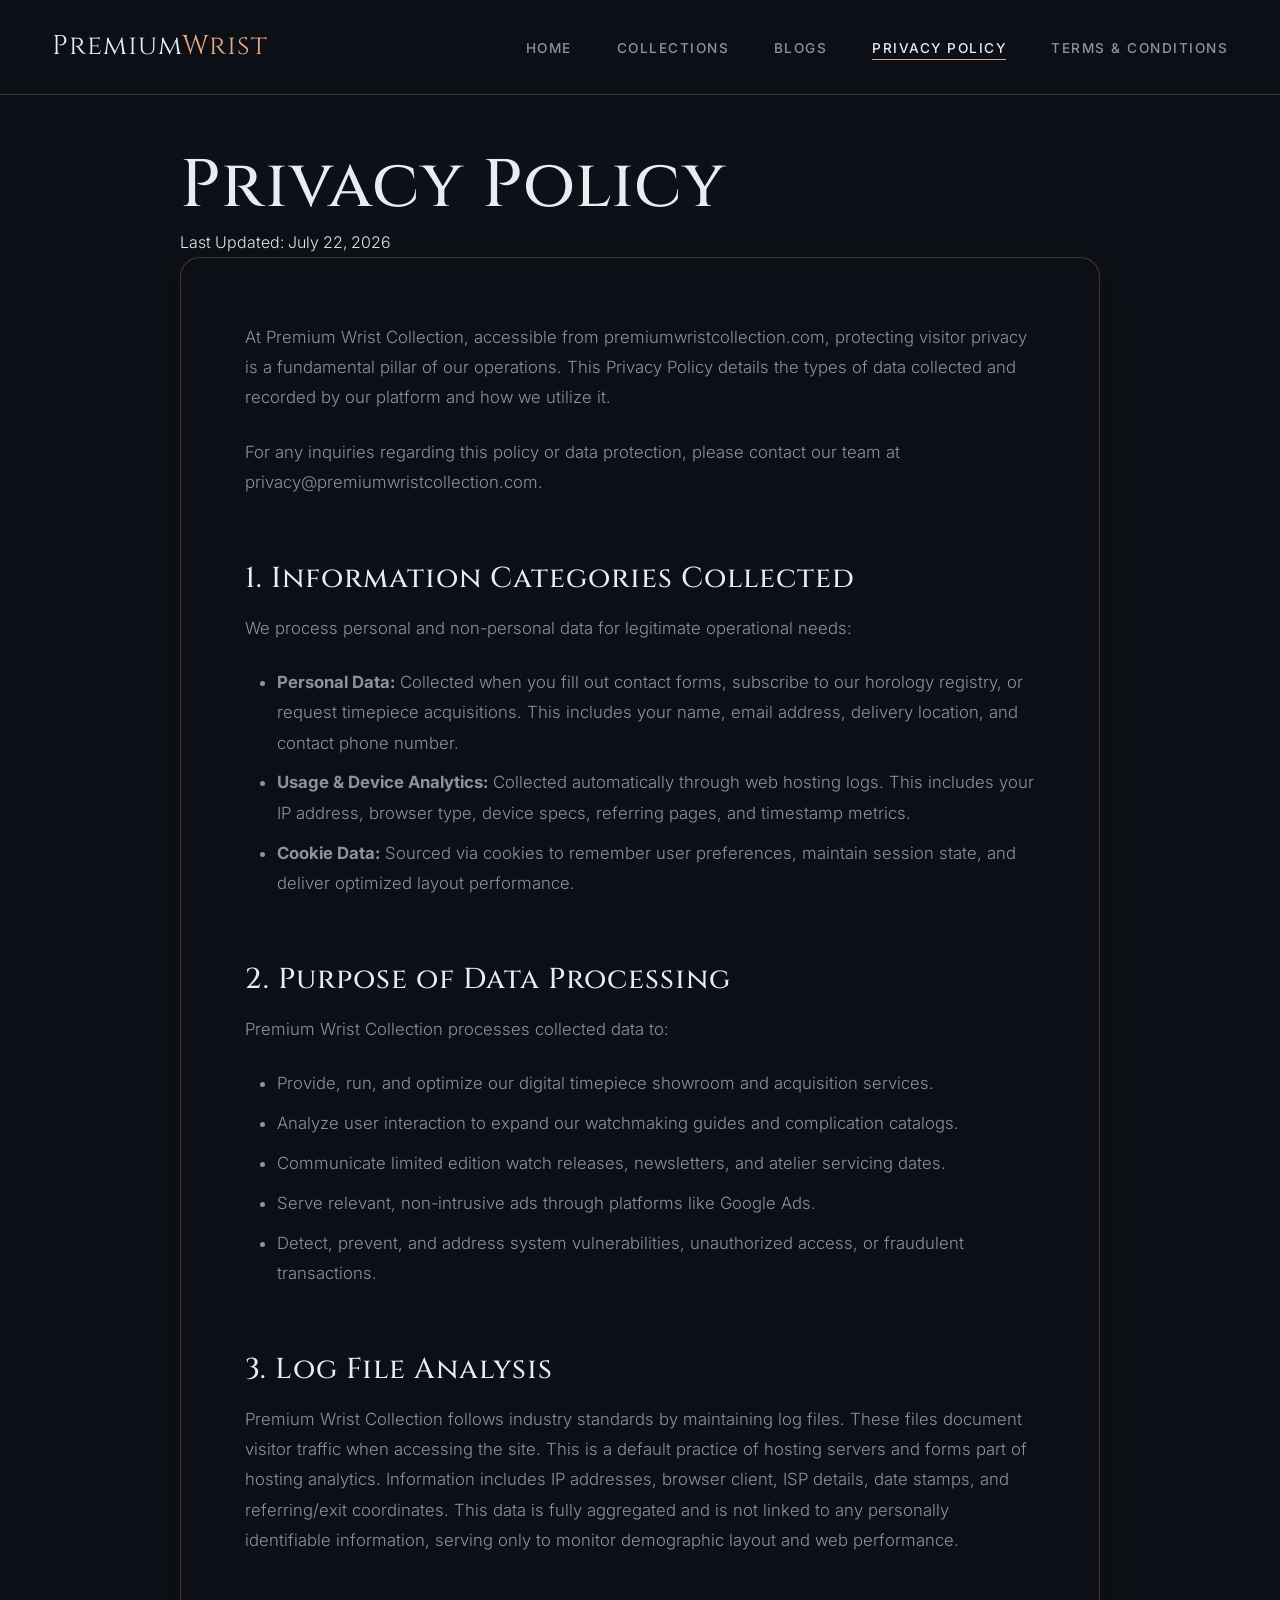
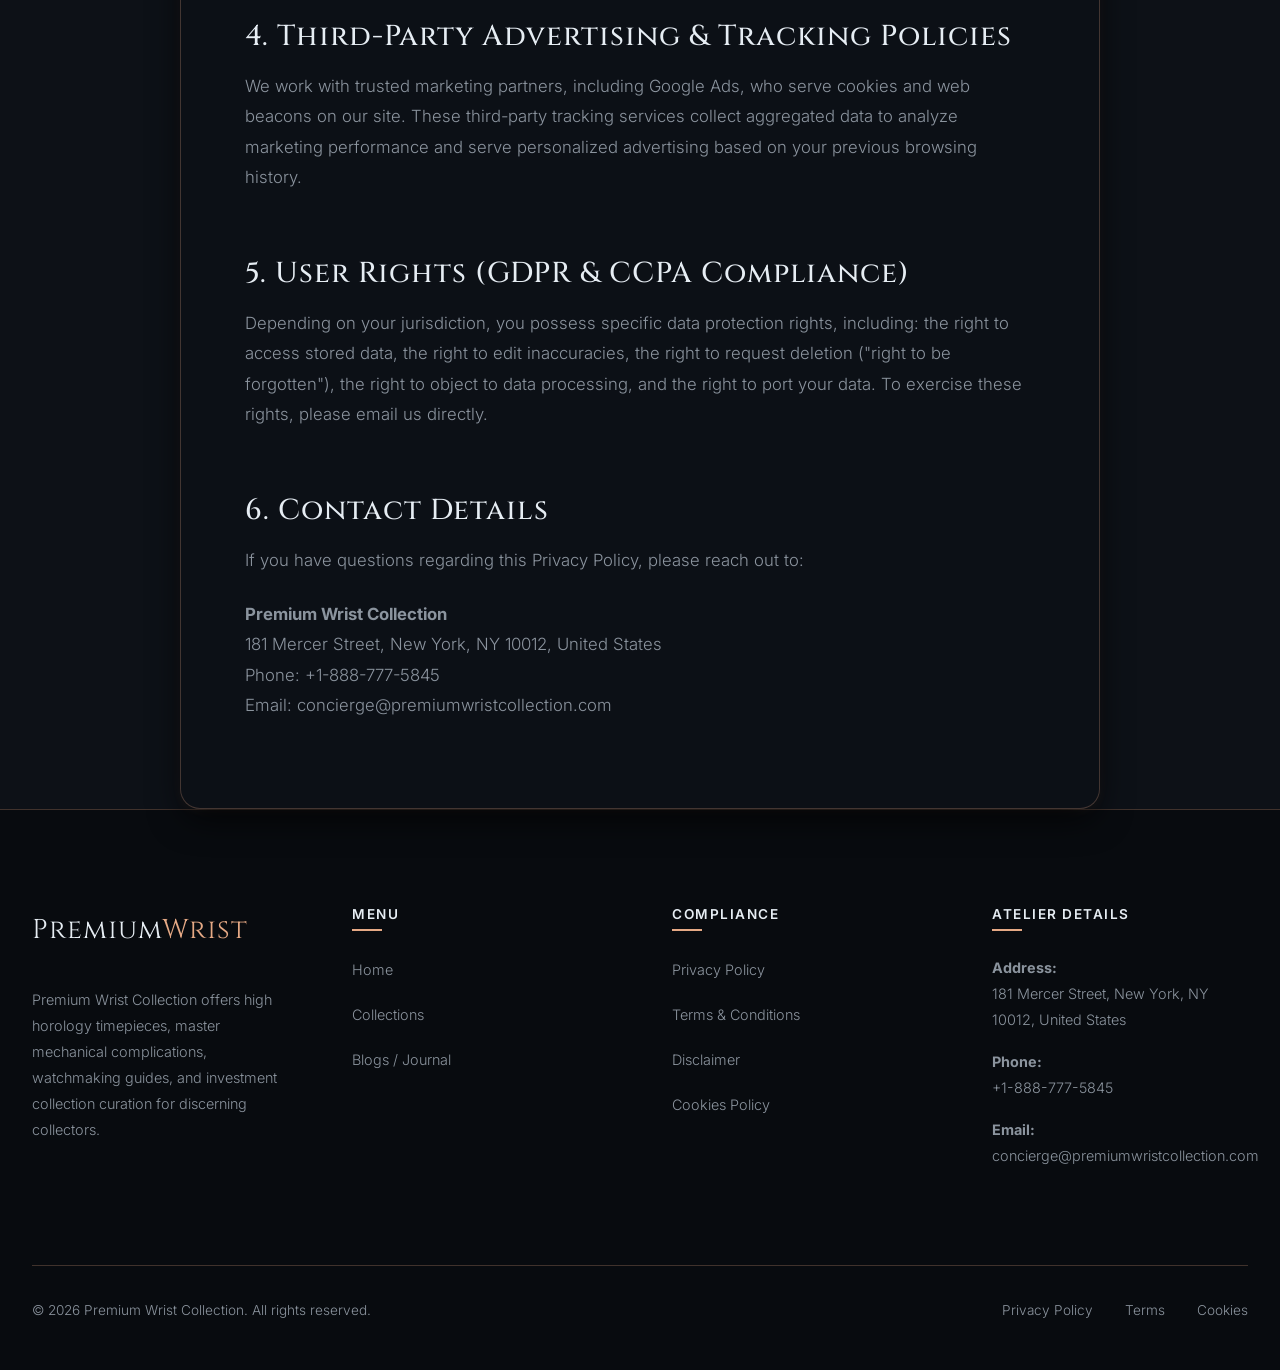
<file: privacy-policy.html>
<!DOCTYPE html>
<html lang="en">
<head>
    <!-- Google tag (gtag.js) -->
    <script async src="https://www.googletagmanager.com/gtag/js?id=G-0LY0HY7L01"></script>
    <script>
      window.dataLayer = window.dataLayer || [];
      function gtag(){dataLayer.push(arguments);}
      gtag('js', new Date());

      gtag('config', 'G-0LY0HY7L01');
    </script>
    <meta charset="UTF-8">
    <meta name="viewport" content="width=device-width, initial-scale=1.0">
    <meta name="description" content="Privacy Policy for Premium Wrist Collection. Learn how we collect, protect, and process user data and site analytics.">
    <title>Privacy Policy | Premium Wrist Collection</title>
    <link rel="stylesheet" href="style.css">
</head>
<body>

    <!-- Header Navigation -->
    <header>
        <nav class="navbar">
            <a href="index.php" class="logo">Premium<span>Wrist</span></a>
            <ul class="nav-links">
                <li><a href="index.php">Home</a></li>
                <li><a href="collections.html">Collections</a></li>
                <li><a href="blog/index.html">Blogs</a></li>
                <li><a href="privacy-policy.html" class="active">Privacy Policy</a></li>
                <li><a href="terms.html">Terms & Conditions</a></li>
            </ul>
            <button class="menu-btn" aria-label="Toggle Navigation">
                <span></span>
                <span></span>
                <span></span>
            </button>
        </nav>
    </header>

    <!-- Main Content Container -->
    <main class="compliance-page" style="margin: 0 auto;">
        <h1>Privacy Policy</h1>
        <div class="meta-info">Last Updated: July 22, 2026</div>

        <div class="legal-content">
            <p>At Premium Wrist Collection, accessible from premiumwristcollection.com, protecting visitor privacy is a fundamental pillar of our operations. This Privacy Policy details the types of data collected and recorded by our platform and how we utilize it.</p>
            
            <p>For any inquiries regarding this policy or data protection, please contact our team at privacy@premiumwristcollection.com.</p>

            <h2>1. Information Categories Collected</h2>
            <p>We process personal and non-personal data for legitimate operational needs:</p>
            <ul>
                <li><strong>Personal Data:</strong> Collected when you fill out contact forms, subscribe to our horology registry, or request timepiece acquisitions. This includes your name, email address, delivery location, and contact phone number.</li>
                <li><strong>Usage & Device Analytics:</strong> Collected automatically through web hosting logs. This includes your IP address, browser type, device specs, referring pages, and timestamp metrics.</li>
                <li><strong>Cookie Data:</strong> Sourced via cookies to remember user preferences, maintain session state, and deliver optimized layout performance.</li>
            </ul>

            <h2>2. Purpose of Data Processing</h2>
            <p>Premium Wrist Collection processes collected data to:</p>
            <ul>
                <li>Provide, run, and optimize our digital timepiece showroom and acquisition services.</li>
                <li>Analyze user interaction to expand our watchmaking guides and complication catalogs.</li>
                <li>Communicate limited edition watch releases, newsletters, and atelier servicing dates.</li>
                <li>Serve relevant, non-intrusive ads through platforms like Google Ads.</li>
                <li>Detect, prevent, and address system vulnerabilities, unauthorized access, or fraudulent transactions.</li>
            </ul>

            <h2>3. Log File Analysis</h2>
            <p>Premium Wrist Collection follows industry standards by maintaining log files. These files document visitor traffic when accessing the site. This is a default practice of hosting servers and forms part of hosting analytics. Information includes IP addresses, browser client, ISP details, date stamps, and referring/exit coordinates. This data is fully aggregated and is not linked to any personally identifiable information, serving only to monitor demographic layout and web performance.</p>

            <h2>4. Third-Party Advertising & Tracking Policies</h2>
            <p>We work with trusted marketing partners, including Google Ads, who serve cookies and web beacons on our site. These third-party tracking services collect aggregated data to analyze marketing performance and serve personalized advertising based on your previous browsing history.</p>

            <h2>5. User Rights (GDPR & CCPA Compliance)</h2>
            <p>Depending on your jurisdiction, you possess specific data protection rights, including: the right to access stored data, the right to edit inaccuracies, the right to request deletion ("right to be forgotten"), the right to object to data processing, and the right to port your data. To exercise these rights, please email us directly.</p>

            <h2>6. Contact Details</h2>
            <p>If you have questions regarding this Privacy Policy, please reach out to:</p>
            <p>
                <strong>Premium Wrist Collection</strong><br>
                181 Mercer Street, New York, NY 10012, United States<br>
                Phone: +1-888-777-5845<br>
                Email: concierge@premiumwristcollection.com
            </p>
        </div>
    </main>

    <!-- Footer -->
    <footer>
        <div class="footer-container">
            <div class="footer-col" style="flex: 1.5;">
                <a href="index.php" class="logo" style="margin-bottom: 2rem; display: inline-block;">Premium<span>Wrist</span></a>
                <p>Premium Wrist Collection offers high horology timepieces, master mechanical complications, watchmaking guides, and investment collection curation for discerning collectors.</p>
            </div>
            <div class="footer-col">
                <h4>Menu</h4>
                <ul>
                    <li><a href="index.php">Home</a></li>
                    <li><a href="collections.html">Collections</a></li>
                    <li><a href="blog/index.html">Blogs / Journal</a></li>
                </ul>
            </div>
            <div class="footer-col">
                <h4>Compliance</h4>
                <ul>
                    <li><a href="privacy-policy.html">Privacy Policy</a></li>
                    <li><a href="terms.html">Terms & Conditions</a></li>
                    <li><a href="disclaimer.html">Disclaimer</a></li>
                    <li><a href="cookies.html">Cookies Policy</a></li>
                </ul>
            </div>
            <div class="footer-col" style="flex: 1.2;">
                <h4>Atelier Details</h4>
                <p><strong>Address:</strong><br>181 Mercer Street, New York, NY 10012, United States</p>
                <p><strong>Phone:</strong><br>+1-888-777-5845</p>
                <p><strong>Email:</strong><br>concierge@premiumwristcollection.com</p>
            </div>
        </div>
        <div class="footer-bottom">
            <p>&copy; 2026 Premium Wrist Collection. All rights reserved.</p>
            <div class="footer-bottom-links">
                <a href="privacy-policy.html">Privacy Policy</a>
                <a href="terms.html">Terms</a>
                <a href="cookies.html">Cookies</a>
            </div>
        </div>
    </footer>

    <script src="script.js"></script>
</body>
</html>
</file>
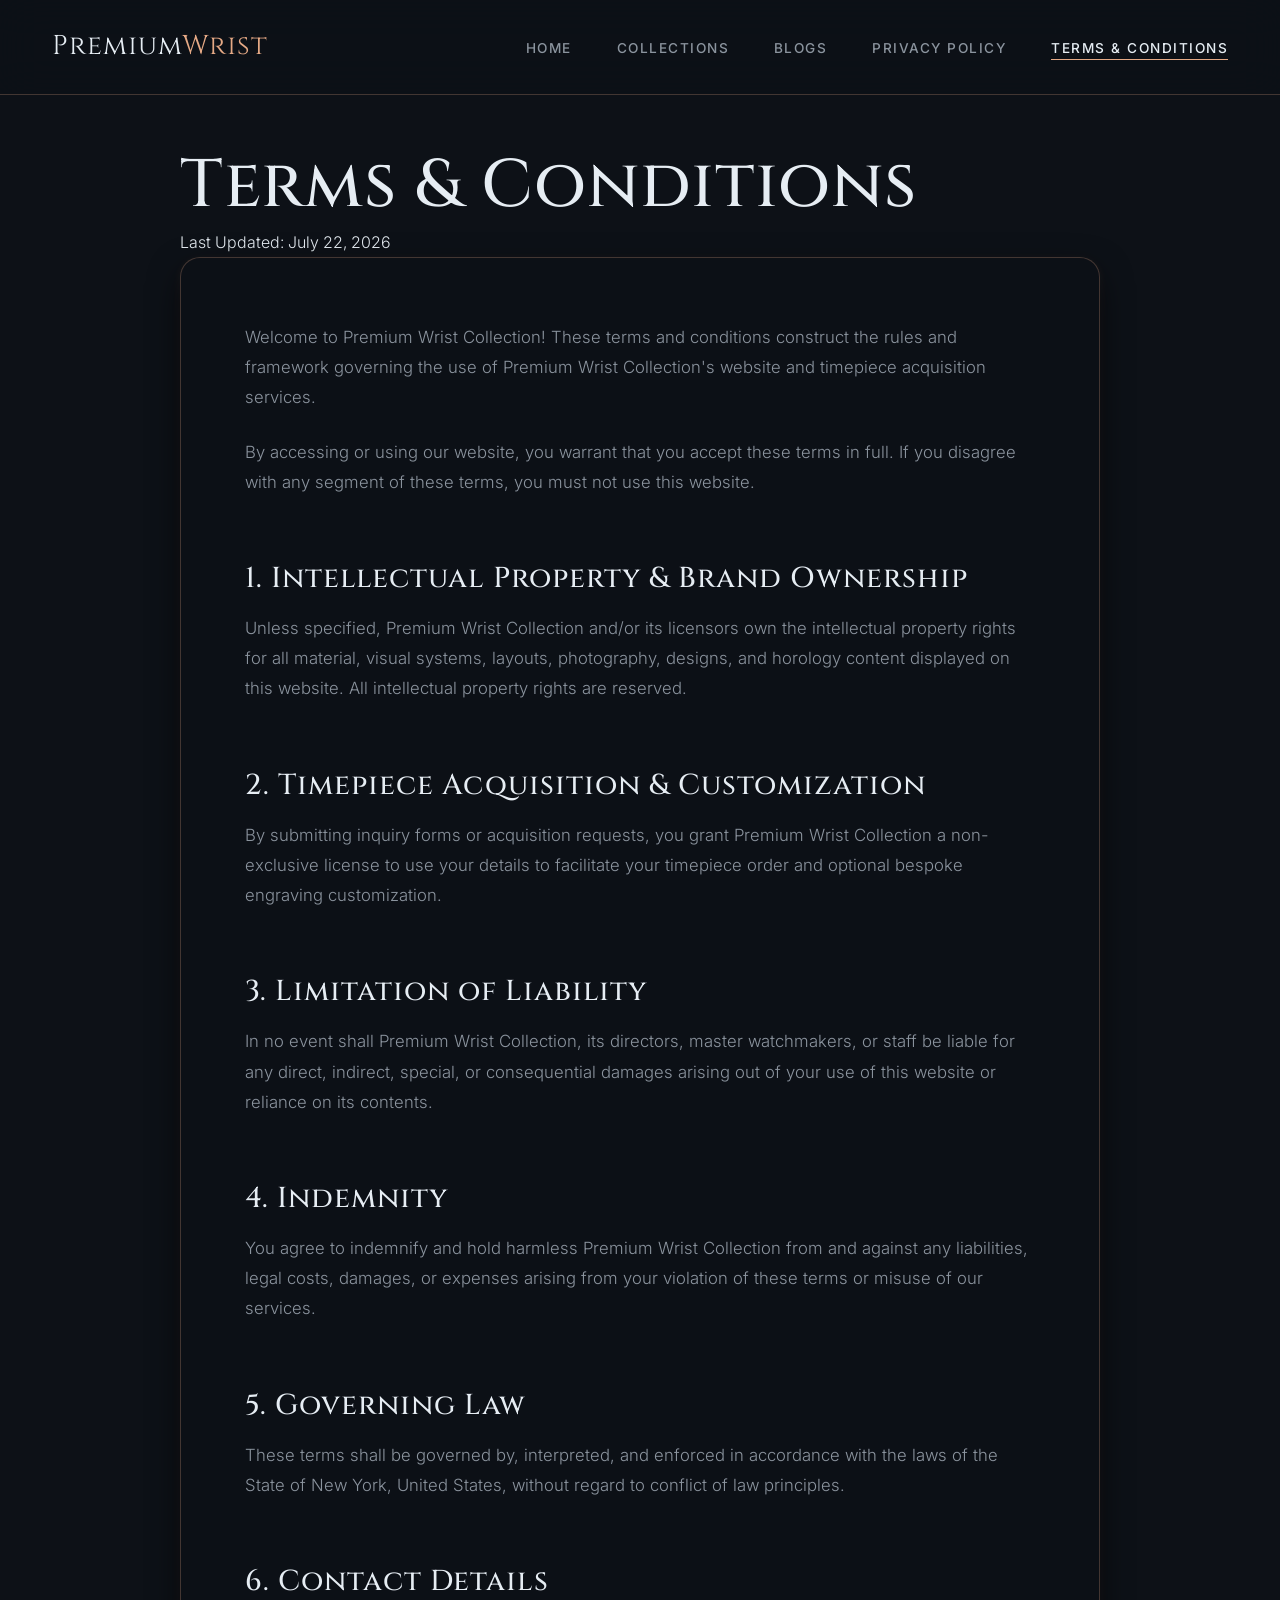
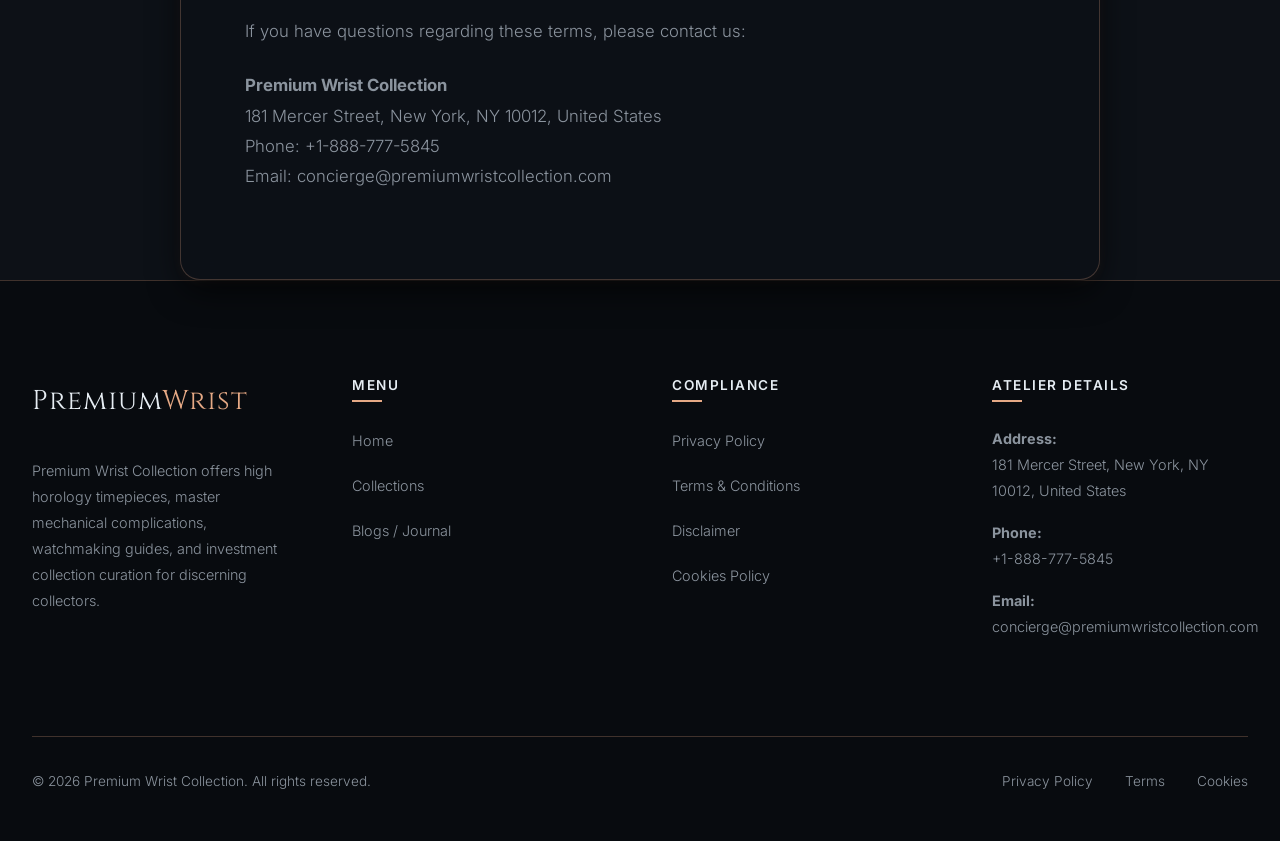
<file: terms.html>
<!DOCTYPE html>
<html lang="en">
<head>
    <!-- Google tag (gtag.js) -->
    <script async src="https://www.googletagmanager.com/gtag/js?id=G-0LY0HY7L01"></script>
    <script>
      window.dataLayer = window.dataLayer || [];
      function gtag(){dataLayer.push(arguments);}
      gtag('js', new Date());

      gtag('config', 'G-0LY0HY7L01');
    </script>
    <meta charset="UTF-8">
    <meta name="viewport" content="width=device-width, initial-scale=1.0">
    <meta name="description" content="Terms and Conditions for Premium Wrist Collection. Review site usage rules, intellectual property, and timepiece acquisition terms.">
    <title>Terms & Conditions | Premium Wrist Collection</title>
    <link rel="stylesheet" href="style.css">
</head>
<body>

    <!-- Header Navigation -->
    <header>
        <nav class="navbar">
            <a href="index.php" class="logo">Premium<span>Wrist</span></a>
            <ul class="nav-links">
                <li><a href="index.php">Home</a></li>
                <li><a href="collections.html">Collections</a></li>
                <li><a href="blog/index.html">Blogs</a></li>
                <li><a href="privacy-policy.html">Privacy Policy</a></li>
                <li><a href="terms.html" class="active">Terms & Conditions</a></li>
            </ul>
            <button class="menu-btn" aria-label="Toggle Navigation">
                <span></span>
                <span></span>
                <span></span>
            </button>
        </nav>
    </header>

    <!-- Main Content Container -->
    <main class="compliance-page" style="margin: 0 auto;">
        <h1>Terms & Conditions</h1>
        <div class="meta-info">Last Updated: July 22, 2026</div>

        <div class="legal-content">
            <p>Welcome to Premium Wrist Collection! These terms and conditions construct the rules and framework governing the use of Premium Wrist Collection's website and timepiece acquisition services.</p>
            
            <p>By accessing or using our website, you warrant that you accept these terms in full. If you disagree with any segment of these terms, you must not use this website.</p>

            <h2>1. Intellectual Property & Brand Ownership</h2>
            <p>Unless specified, Premium Wrist Collection and/or its licensors own the intellectual property rights for all material, visual systems, layouts, photography, designs, and horology content displayed on this website. All intellectual property rights are reserved.</p>

            <h2>2. Timepiece Acquisition & Customization</h2>
            <p>By submitting inquiry forms or acquisition requests, you grant Premium Wrist Collection a non-exclusive license to use your details to facilitate your timepiece order and optional bespoke engraving customization.</p>

            <h2>3. Limitation of Liability</h2>
            <p>In no event shall Premium Wrist Collection, its directors, master watchmakers, or staff be liable for any direct, indirect, special, or consequential damages arising out of your use of this website or reliance on its contents.</p>

            <h2>4. Indemnity</h2>
            <p>You agree to indemnify and hold harmless Premium Wrist Collection from and against any liabilities, legal costs, damages, or expenses arising from your violation of these terms or misuse of our services.</p>

            <h2>5. Governing Law</h2>
            <p>These terms shall be governed by, interpreted, and enforced in accordance with the laws of the State of New York, United States, without regard to conflict of law principles.</p>

            <h2>6. Contact Details</h2>
            <p>If you have questions regarding these terms, please contact us:</p>
            <p>
                <strong>Premium Wrist Collection</strong><br>
                181 Mercer Street, New York, NY 10012, United States<br>
                Phone: +1-888-777-5845<br>
                Email: concierge@premiumwristcollection.com
            </p>
        </div>
    </main>

    <!-- Footer -->
    <footer>
        <div class="footer-container">
            <div class="footer-col" style="flex: 1.5;">
                <a href="index.php" class="logo" style="margin-bottom: 2rem; display: inline-block;">Premium<span>Wrist</span></a>
                <p>Premium Wrist Collection offers high horology timepieces, master mechanical complications, watchmaking guides, and investment collection curation for discerning collectors.</p>
            </div>
            <div class="footer-col">
                <h4>Menu</h4>
                <ul>
                    <li><a href="index.php">Home</a></li>
                    <li><a href="collections.html">Collections</a></li>
                    <li><a href="blog/index.html">Blogs / Journal</a></li>
                </ul>
            </div>
            <div class="footer-col">
                <h4>Compliance</h4>
                <ul>
                    <li><a href="privacy-policy.html">Privacy Policy</a></li>
                    <li><a href="terms.html">Terms & Conditions</a></li>
                    <li><a href="disclaimer.html">Disclaimer</a></li>
                    <li><a href="cookies.html">Cookies Policy</a></li>
                </ul>
            </div>
            <div class="footer-col" style="flex: 1.2;">
                <h4>Atelier Details</h4>
                <p><strong>Address:</strong><br>181 Mercer Street, New York, NY 10012, United States</p>
                <p><strong>Phone:</strong><br>+1-888-777-5845</p>
                <p><strong>Email:</strong><br>concierge@premiumwristcollection.com</p>
            </div>
        </div>
        <div class="footer-bottom">
            <p>&copy; 2026 Premium Wrist Collection. All rights reserved.</p>
            <div class="footer-bottom-links">
                <a href="privacy-policy.html">Privacy Policy</a>
                <a href="terms.html">Terms</a>
                <a href="cookies.html">Cookies</a>
            </div>
        </div>
    </footer>

    <script src="script.js"></script>
</body>
</html>
</file>
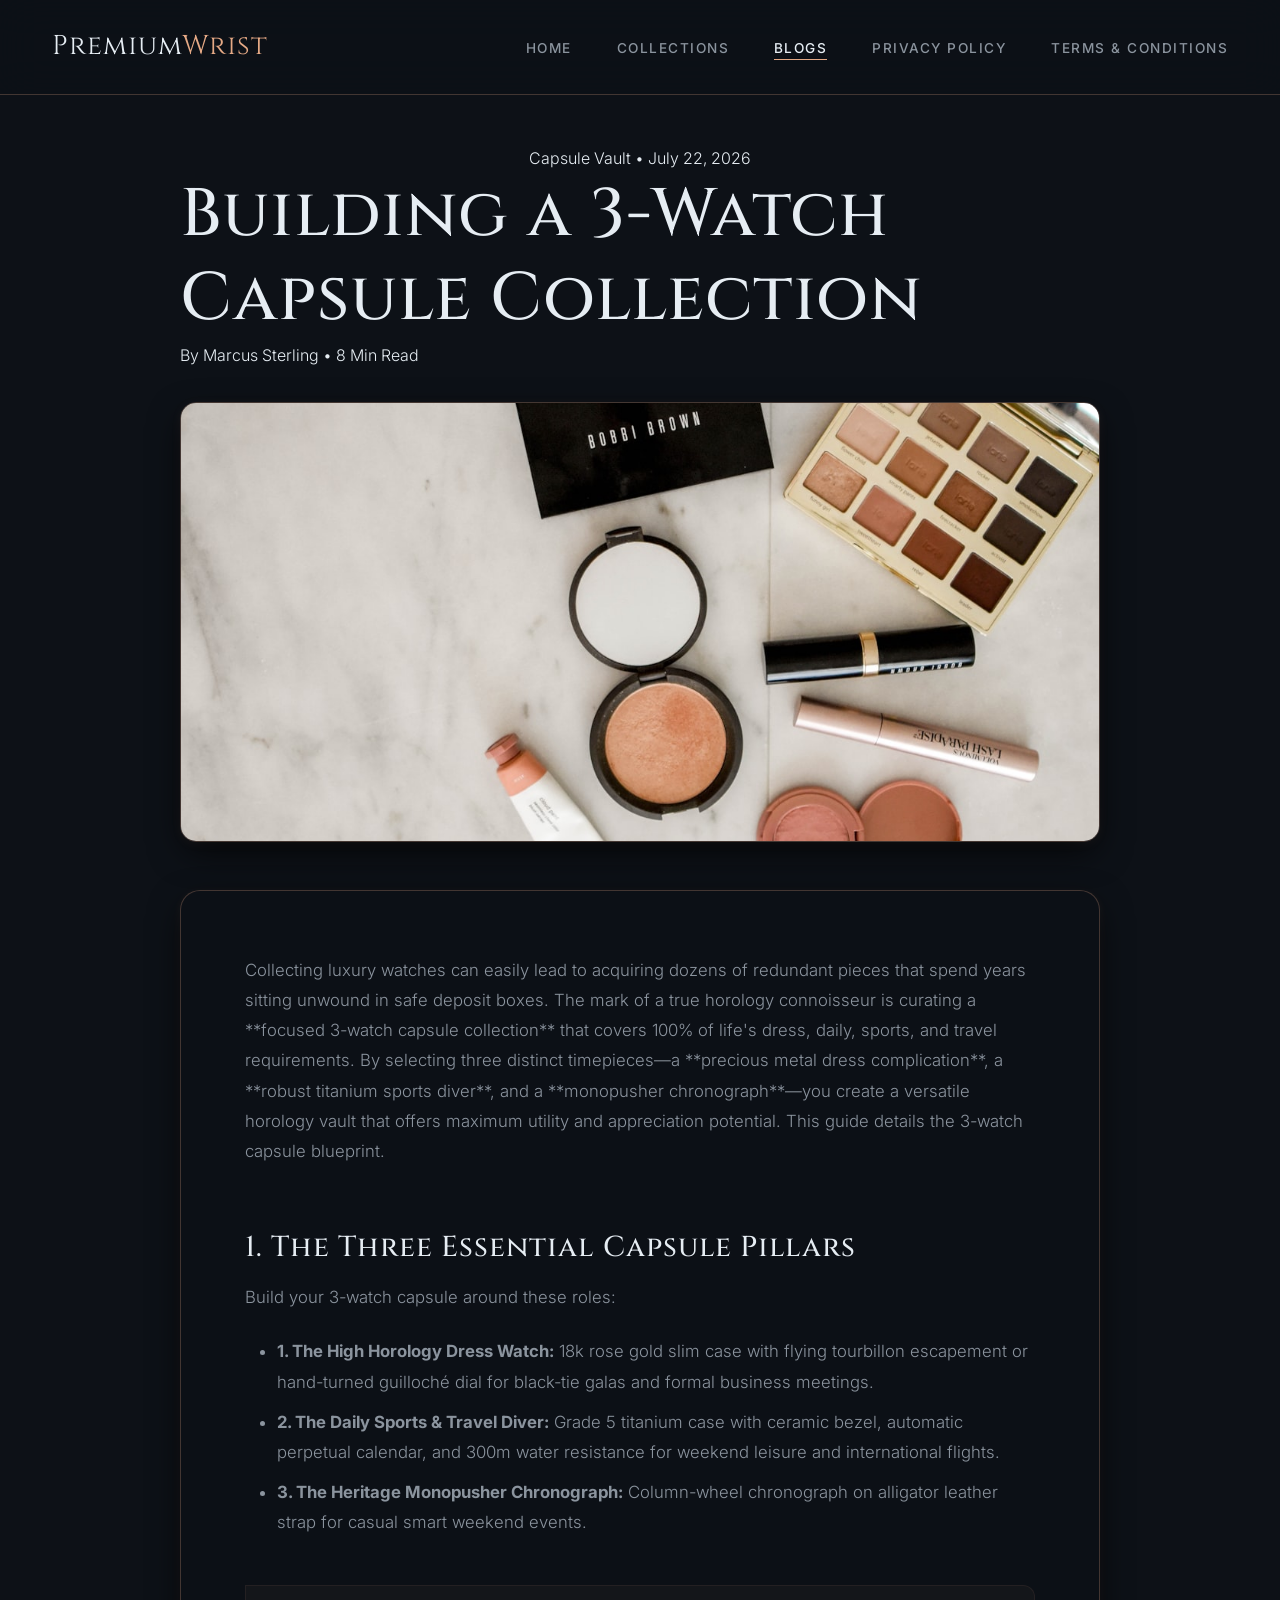
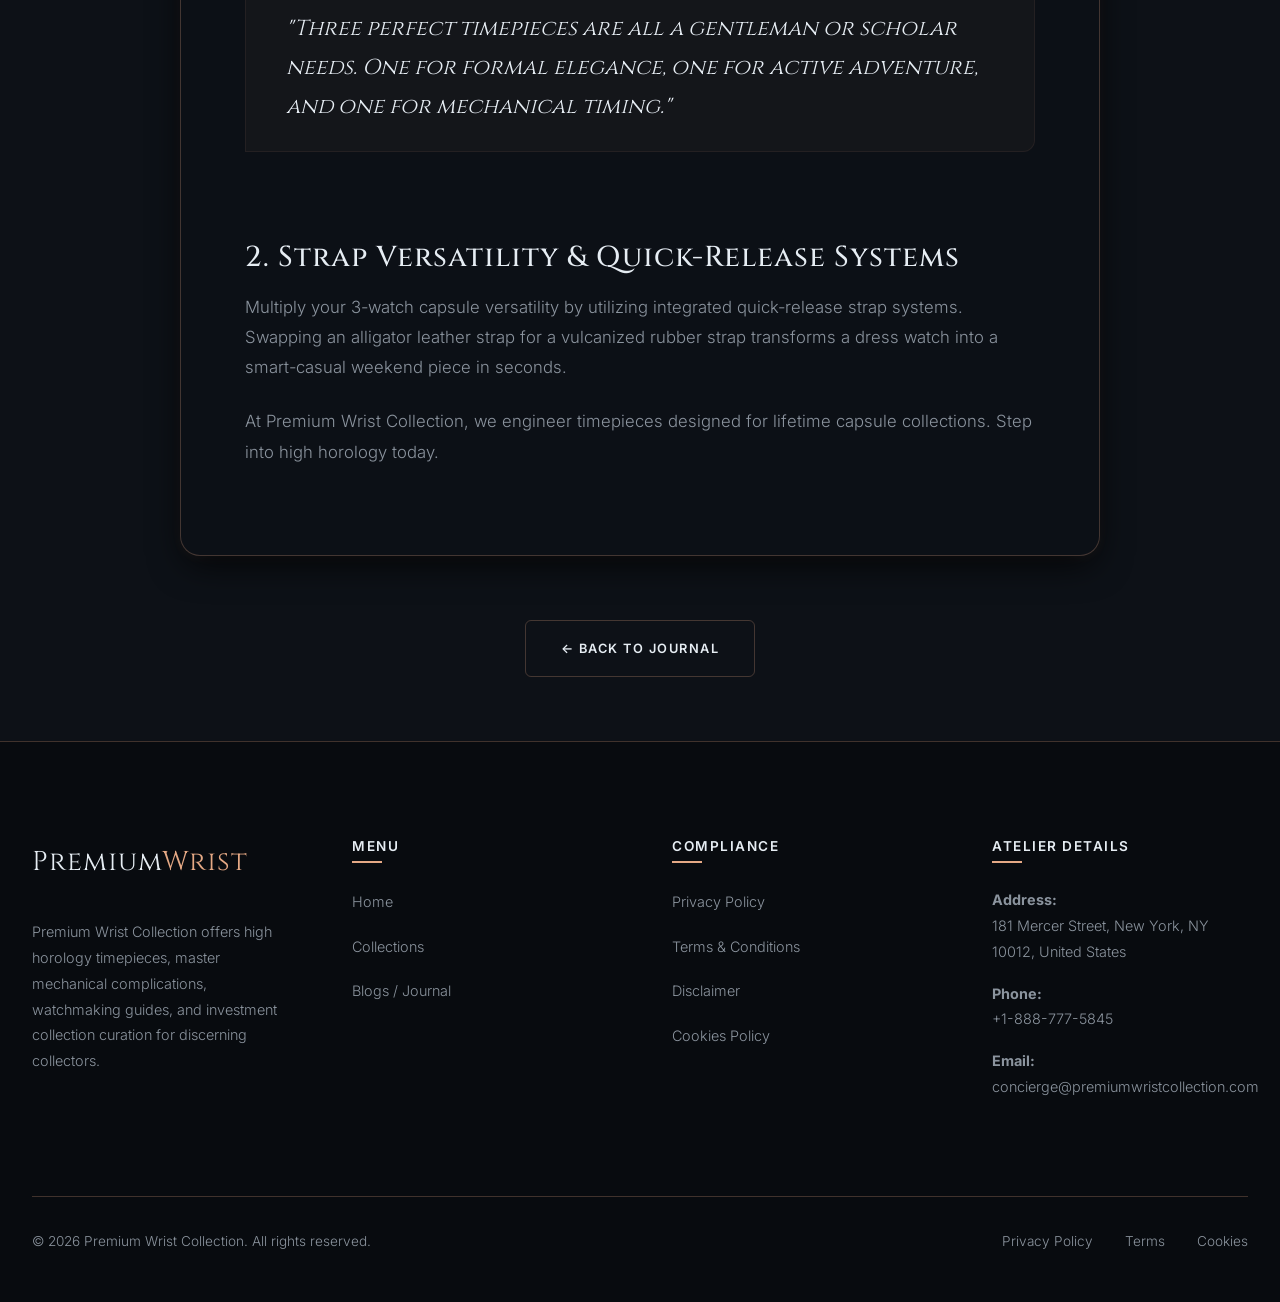
<file: blog/capsule-watch-collection.html>
<!DOCTYPE html>
<html lang="en">
<head>
    <!-- Google tag (gtag.js) -->
    <script async src="https://www.googletagmanager.com/gtag/js?id=G-0LY0HY7L01"></script>
    <script>
      window.dataLayer = window.dataLayer || [];
      function gtag(){dataLayer.push(arguments);}
      gtag('js', new Date());

      gtag('config', 'G-0LY0HY7L01');
    </script>
    <meta charset="UTF-8">
    <meta name="viewport" content="width=device-width, initial-scale=1.0">
    <meta name="description" content="Discover how to build a 3-watch capsule collection for every occasion. Rose gold dress tourbillon, titanium sports diver, and flyback chronograph.">
    <title>Building a 3-Watch Capsule Collection | Premium Wrist Collection</title>
    <link rel="stylesheet" href="../style.css">
</head>
<body>

    <!-- Header Navigation -->
    <header>
        <nav class="navbar">
            <a href="../index.php" class="logo">Premium<span>Wrist</span></a>
            <ul class="nav-links">
                <li><a href="../index.php">Home</a></li>
                <li><a href="../collections.html">Collections</a></li>
                <li><a href="index.html" class="active">Blogs</a></li>
                <li><a href="../privacy-policy.html">Privacy Policy</a></li>
                <li><a href="../terms.html">Terms & Conditions</a></li>
            </ul>
            <button class="menu-btn" aria-label="Toggle Navigation">
                <span></span>
                <span></span>
                <span></span>
            </button>
        </nav>
    </header>

    <!-- Main Content -->
    <main class="blog-page" style="margin: 0 auto;">
        <div class="blog-meta" style="text-align: center;">Capsule Vault &bull; July 22, 2026</div>
        <h1>Building a 3-Watch Capsule Collection</h1>
        <div class="meta-info">By Marcus Sterling &bull; 8 Min Read</div>

        <div class="blog-featured-img">
            <img src="../img/hero_tourbillon.jpg" alt="Building a 3-watch capsule collection for every occasion" loading="lazy">
        </div>

        <div class="blog-content">
            <p>Collecting luxury watches can easily lead to acquiring dozens of redundant pieces that spend years sitting unwound in safe deposit boxes. The mark of a true horology connoisseur is curating a **focused 3-watch capsule collection** that covers 100% of life's dress, daily, sports, and travel requirements. By selecting three distinct timepieces—a **precious metal dress complication**, a **robust titanium sports diver**, and a **monopusher chronograph**—you create a versatile horology vault that offers maximum utility and appreciation potential. This guide details the 3-watch capsule blueprint.</p>

            <h2>1. The Three Essential Capsule Pillars</h2>
            <p>Build your 3-watch capsule around these roles:
            <ul>
                <li><strong>1. The High Horology Dress Watch:</strong> 18k rose gold slim case with flying tourbillon escapement or hand-turned guilloché dial for black-tie galas and formal business meetings.</li>
                <li><strong>2. The Daily Sports & Travel Diver:</strong> Grade 5 titanium case with ceramic bezel, automatic perpetual calendar, and 300m water resistance for weekend leisure and international flights.</li>
                <li><strong>3. The Heritage Monopusher Chronograph:</strong> Column-wheel chronograph on alligator leather strap for casual smart weekend events.</li>
            </ul>
            </p>

            <blockquote>
                "Three perfect timepieces are all a gentleman or scholar needs. One for formal elegance, one for active adventure, and one for mechanical timing."
            </blockquote>

            <h2>2. Strap Versatility & Quick-Release Systems</h2>
            <p>Multiply your 3-watch capsule versatility by utilizing integrated quick-release strap systems. Swapping an alligator leather strap for a vulcanized rubber strap transforms a dress watch into a smart-casual weekend piece in seconds.</p>

            <p>At Premium Wrist Collection, we engineer timepieces designed for lifetime capsule collections. Step into high horology today.</p>
        </div>
        
        <div style="text-align: center; margin: 4rem 0;">
            <a href="index.html" class="btn btn-secondary">&larr; Back to Journal</a>
        </div>
    </main>

    <!-- Footer -->
    <footer>
        <div class="footer-container">
            <div class="footer-col" style="flex: 1.5;">
                <a href="../index.php" class="logo" style="margin-bottom: 2rem; display: inline-block;">Premium<span>Wrist</span></a>
                <p>Premium Wrist Collection offers high horology timepieces, master mechanical complications, watchmaking guides, and investment collection curation for discerning collectors.</p>
            </div>
            <div class="footer-col">
                <h4>Menu</h4>
                <ul>
                    <li><a href="../index.php">Home</a></li>
                    <li><a href="../collections.html">Collections</a></li>
                    <li><a href="index.html">Blogs / Journal</a></li>
                </ul>
            </div>
            <div class="footer-col">
                <h4>Compliance</h4>
                <ul>
                    <li><a href="../privacy-policy.html">Privacy Policy</a></li>
                    <li><a href="../terms.html">Terms & Conditions</a></li>
                    <li><a href="../disclaimer.html">Disclaimer</a></li>
                    <li><a href="../cookies.html">Cookies Policy</a></li>
                </ul>
            </div>
            <div class="footer-col" style="flex: 1.2;">
                <h4>Atelier Details</h4>
                <p><strong>Address:</strong><br>181 Mercer Street, New York, NY 10012, United States</p>
                <p><strong>Phone:</strong><br>+1-888-777-5845</p>
                <p><strong>Email:</strong><br>concierge@premiumwristcollection.com</p>
            </div>
        </div>
        <div class="footer-bottom">
            <p>&copy; 2026 Premium Wrist Collection. All rights reserved.</p>
            <div class="footer-bottom-links">
                <a href="../privacy-policy.html">Privacy Policy</a>
                <a href="../terms.html">Terms</a>
                <a href="../cookies.html">Cookies</a>
            </div>
        </div>
    </footer>

    <script src="../script.js"></script>
</body>
</html>
</file>
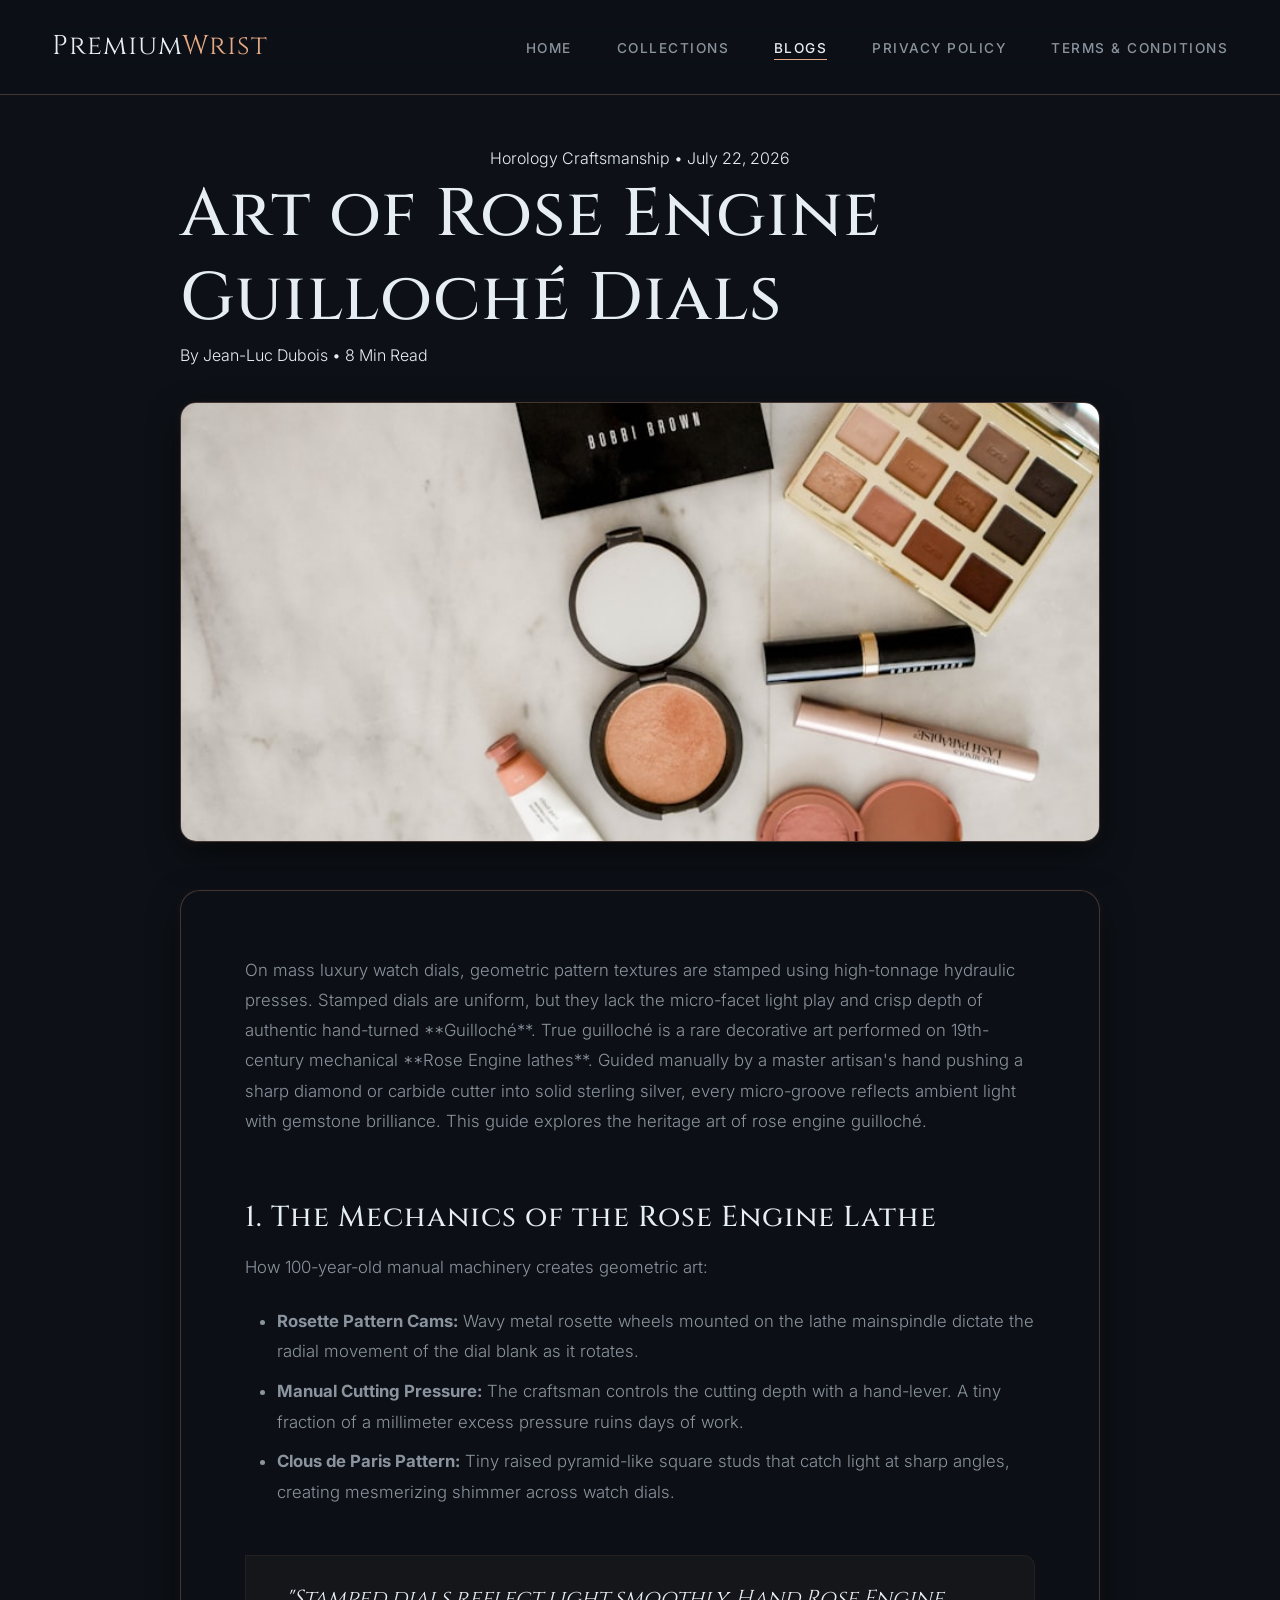
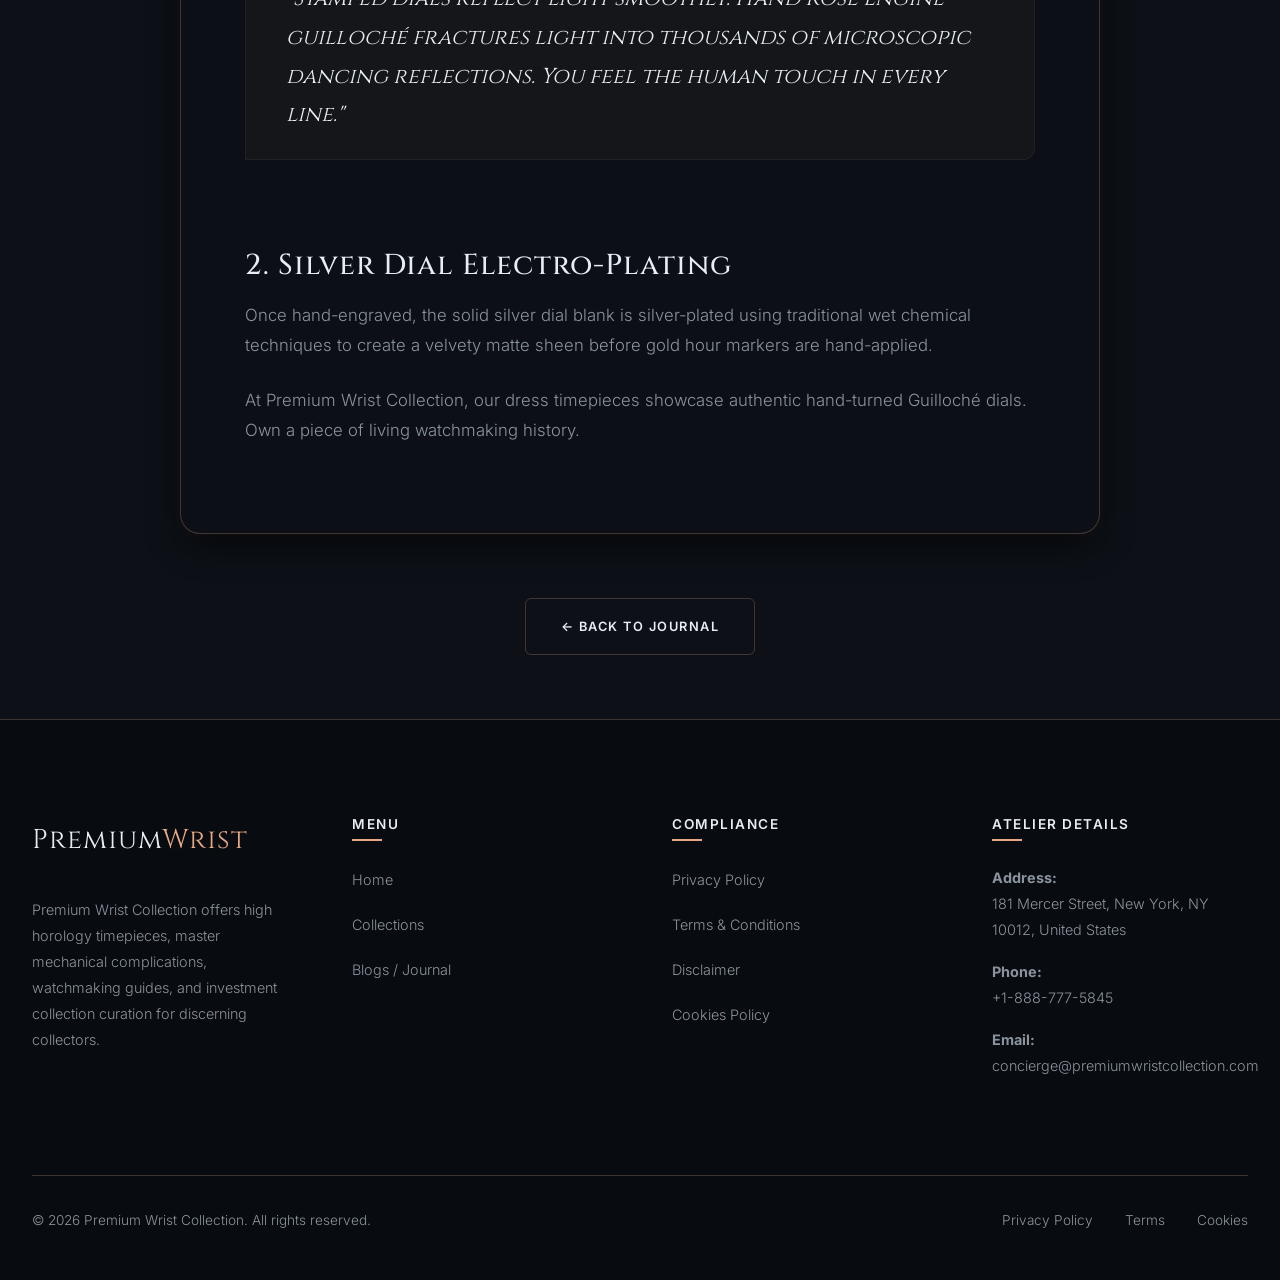
<file: blog/guilloche-dial-art.html>
<!DOCTYPE html>
<html lang="en">
<head>
    <!-- Google tag (gtag.js) -->
    <script async src="https://www.googletagmanager.com/gtag/js?id=G-0LY0HY7L01"></script>
    <script>
      window.dataLayer = window.dataLayer || [];
      function gtag(){dataLayer.push(arguments);}
      gtag('js', new Date());

      gtag('config', 'G-0LY0HY7L01');
    </script>
    <meta charset="UTF-8">
    <meta name="viewport" content="width=device-width, initial-scale=1.0">
    <meta name="description" content="Discover the art of hand Rose Engine Guilloché dials. Learn about 19th-century rose engine lathes, Clous de Paris, and hand-cut dial textures.">
    <title>Art of Rose Engine Guilloché Dials | Premium Wrist Collection</title>
    <link rel="stylesheet" href="../style.css">
</head>
<body>

    <!-- Header Navigation -->
    <header>
        <nav class="navbar">
            <a href="../index.php" class="logo">Premium<span>Wrist</span></a>
            <ul class="nav-links">
                <li><a href="../index.php">Home</a></li>
                <li><a href="../collections.html">Collections</a></li>
                <li><a href="index.html" class="active">Blogs</a></li>
                <li><a href="../privacy-policy.html">Privacy Policy</a></li>
                <li><a href="../terms.html">Terms & Conditions</a></li>
            </ul>
            <button class="menu-btn" aria-label="Toggle Navigation">
                <span></span>
                <span></span>
                <span></span>
            </button>
        </nav>
    </header>

    <!-- Main Content -->
    <main class="blog-page" style="margin: 0 auto;">
        <div class="blog-meta" style="text-align: center;">Horology Craftsmanship &bull; July 22, 2026</div>
        <h1>Art of Rose Engine Guilloché Dials</h1>
        <div class="meta-info">By Jean-Luc Dubois &bull; 8 Min Read</div>

        <div class="blog-featured-img">
            <img src="../img/watch1.jpg" alt="Art of hand rose engine guilloche dials detail" loading="lazy">
        </div>

        <div class="blog-content">
            <p>On mass luxury watch dials, geometric pattern textures are stamped using high-tonnage hydraulic presses. Stamped dials are uniform, but they lack the micro-facet light play and crisp depth of authentic hand-turned **Guilloché**. True guilloché is a rare decorative art performed on 19th-century mechanical **Rose Engine lathes**. Guided manually by a master artisan's hand pushing a sharp diamond or carbide cutter into solid sterling silver, every micro-groove reflects ambient light with gemstone brilliance. This guide explores the heritage art of rose engine guilloché.</p>

            <h2>1. The Mechanics of the Rose Engine Lathe</h2>
            <p>How 100-year-old manual machinery creates geometric art:
            <ul>
                <li><strong>Rosette Pattern Cams:</strong> Wavy metal rosette wheels mounted on the lathe mainspindle dictate the radial movement of the dial blank as it rotates.</li>
                <li><strong>Manual Cutting Pressure:</strong> The craftsman controls the cutting depth with a hand-lever. A tiny fraction of a millimeter excess pressure ruins days of work.</li>
                <li><strong>Clous de Paris Pattern:</strong> Tiny raised pyramid-like square studs that catch light at sharp angles, creating mesmerizing shimmer across watch dials.</li>
            </ul>
            </p>

            <blockquote>
                "Stamped dials reflect light smoothly. Hand Rose Engine guilloché fractures light into thousands of microscopic dancing reflections. You feel the human touch in every line."
            </blockquote>

            <h2>2. Silver Dial Electro-Plating</h2>
            <p>Once hand-engraved, the solid silver dial blank is silver-plated using traditional wet chemical techniques to create a velvety matte sheen before gold hour markers are hand-applied.</p>

            <p>At Premium Wrist Collection, our dress timepieces showcase authentic hand-turned Guilloché dials. Own a piece of living watchmaking history.</p>
        </div>
        
        <div style="text-align: center; margin: 4rem 0;">
            <a href="index.html" class="btn btn-secondary">&larr; Back to Journal</a>
        </div>
    </main>

    <!-- Footer -->
    <footer>
        <div class="footer-container">
            <div class="footer-col" style="flex: 1.5;">
                <a href="../index.php" class="logo" style="margin-bottom: 2rem; display: inline-block;">Premium<span>Wrist</span></a>
                <p>Premium Wrist Collection offers high horology timepieces, master mechanical complications, watchmaking guides, and investment collection curation for discerning collectors.</p>
            </div>
            <div class="footer-col">
                <h4>Menu</h4>
                <ul>
                    <li><a href="../index.php">Home</a></li>
                    <li><a href="../collections.html">Collections</a></li>
                    <li><a href="index.html">Blogs / Journal</a></li>
                </ul>
            </div>
            <div class="footer-col">
                <h4>Compliance</h4>
                <ul>
                    <li><a href="../privacy-policy.html">Privacy Policy</a></li>
                    <li><a href="../terms.html">Terms & Conditions</a></li>
                    <li><a href="../disclaimer.html">Disclaimer</a></li>
                    <li><a href="../cookies.html">Cookies Policy</a></li>
                </ul>
            </div>
            <div class="footer-col" style="flex: 1.2;">
                <h4>Atelier Details</h4>
                <p><strong>Address:</strong><br>181 Mercer Street, New York, NY 10012, United States</p>
                <p><strong>Phone:</strong><br>+1-888-777-5845</p>
                <p><strong>Email:</strong><br>concierge@premiumwristcollection.com</p>
            </div>
        </div>
        <div class="footer-bottom">
            <p>&copy; 2026 Premium Wrist Collection. All rights reserved.</p>
            <div class="footer-bottom-links">
                <a href="../privacy-policy.html">Privacy Policy</a>
                <a href="../terms.html">Terms</a>
                <a href="../cookies.html">Cookies</a>
            </div>
        </div>
    </footer>

    <script src="../script.js"></script>
</body>
</html>
</file>
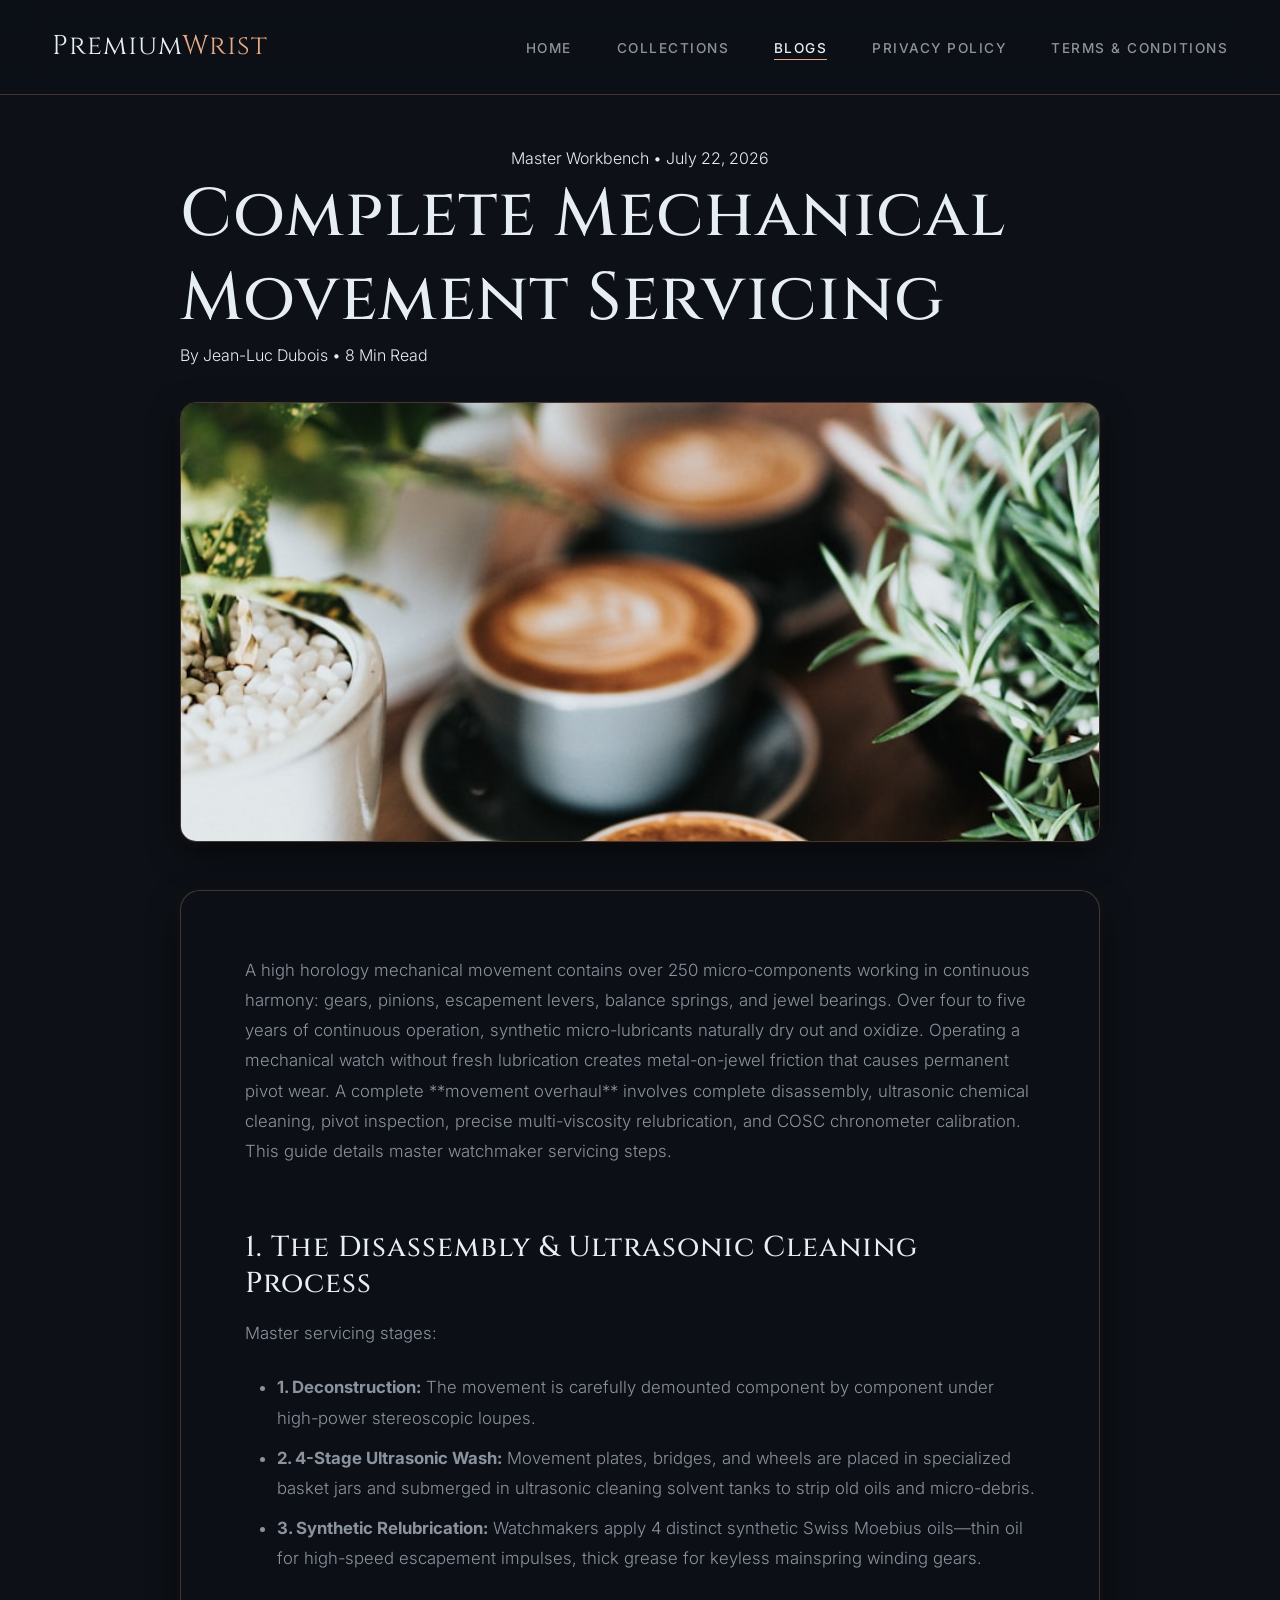
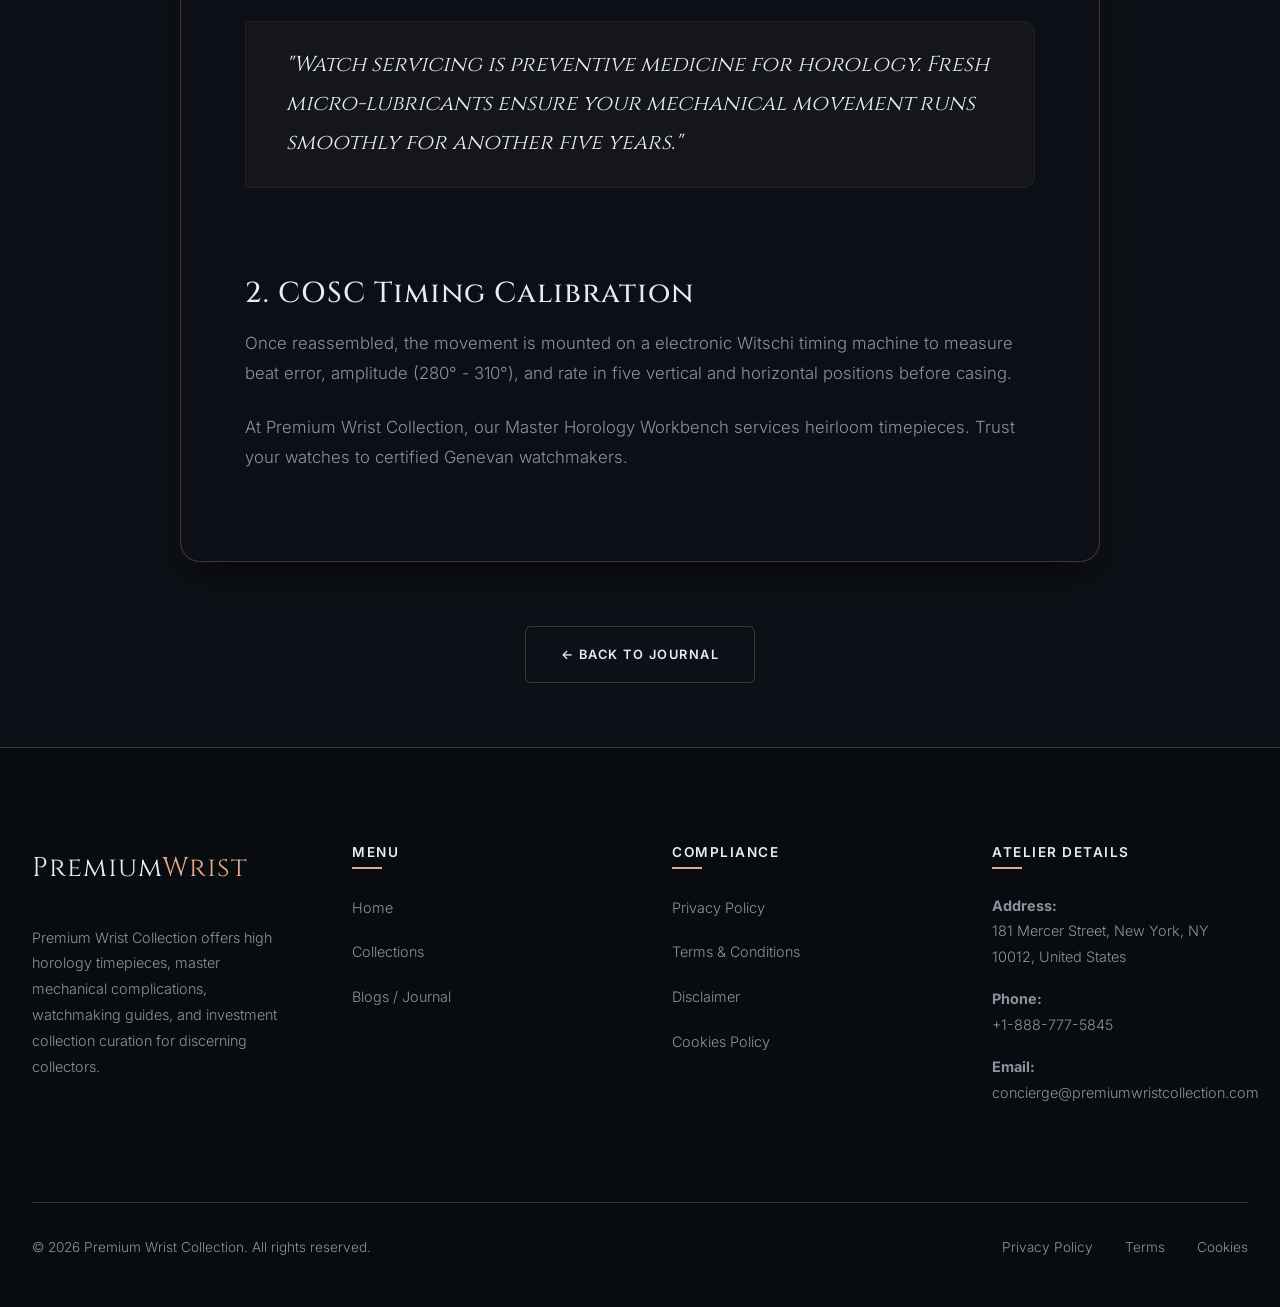
<file: blog/movement-overhaul.html>
<!DOCTYPE html>
<html lang="en">
<head>
    <!-- Google tag (gtag.js) -->
    <script async src="https://www.googletagmanager.com/gtag/js?id=G-0LY0HY7L01"></script>
    <script>
      window.dataLayer = window.dataLayer || [];
      function gtag(){dataLayer.push(arguments);}
      gtag('js', new Date());

      gtag('config', 'G-0LY0HY7L01');
    </script>
    <meta charset="UTF-8">
    <meta name="viewport" content="width=device-width, initial-scale=1.0">
    <meta name="description" content="Discover complete mechanical movement servicing and lubrication protocols. Learn about ultrasonic cleaning, synthetic oil viscosity, and COSC calibration.">
    <title>Complete Mechanical Movement Servicing | Premium Wrist Collection</title>
    <link rel="stylesheet" href="../style.css">
</head>
<body>

    <!-- Header Navigation -->
    <header>
        <nav class="navbar">
            <a href="../index.php" class="logo">Premium<span>Wrist</span></a>
            <ul class="nav-links">
                <li><a href="../index.php">Home</a></li>
                <li><a href="../collections.html">Collections</a></li>
                <li><a href="index.html" class="active">Blogs</a></li>
                <li><a href="../privacy-policy.html">Privacy Policy</a></li>
                <li><a href="../terms.html">Terms & Conditions</a></li>
            </ul>
            <button class="menu-btn" aria-label="Toggle Navigation">
                <span></span>
                <span></span>
                <span></span>
            </button>
        </nav>
    </header>

    <!-- Main Content -->
    <main class="blog-page" style="margin: 0 auto;">
        <div class="blog-meta" style="text-align: center;">Master Workbench &bull; July 22, 2026</div>
        <h1>Complete Mechanical Movement Servicing</h1>
        <div class="meta-info">By Jean-Luc Dubois &bull; 8 Min Read</div>

        <div class="blog-featured-img">
            <img src="../img/watchmaker.jpg" alt="Master watchmaker servicing mechanical movement" loading="lazy">
        </div>

        <div class="blog-content">
            <p>A high horology mechanical movement contains over 250 micro-components working in continuous harmony: gears, pinions, escapement levers, balance springs, and jewel bearings. Over four to five years of continuous operation, synthetic micro-lubricants naturally dry out and oxidize. Operating a mechanical watch without fresh lubrication creates metal-on-jewel friction that causes permanent pivot wear. A complete **movement overhaul** involves complete disassembly, ultrasonic chemical cleaning, pivot inspection, precise multi-viscosity relubrication, and COSC chronometer calibration. This guide details master watchmaker servicing steps.</p>

            <h2>1. The Disassembly & Ultrasonic Cleaning Process</h2>
            <p>Master servicing stages:
            <ul>
                <li><strong>1. Deconstruction:</strong> The movement is carefully demounted component by component under high-power stereoscopic loupes.</li>
                <li><strong>2. 4-Stage Ultrasonic Wash:</strong> Movement plates, bridges, and wheels are placed in specialized basket jars and submerged in ultrasonic cleaning solvent tanks to strip old oils and micro-debris.</li>
                <li><strong>3. Synthetic Relubrication:</strong> Watchmakers apply 4 distinct synthetic Swiss Moebius oils—thin oil for high-speed escapement impulses, thick grease for keyless mainspring winding gears.</li>
            </ul>
            </p>

            <blockquote>
                "Watch servicing is preventive medicine for horology. Fresh micro-lubricants ensure your mechanical movement runs smoothly for another five years."
            </blockquote>

            <h2>2. COSC Timing Calibration</h2>
            <p>Once reassembled, the movement is mounted on a electronic Witschi timing machine to measure beat error, amplitude (280° - 310°), and rate in five vertical and horizontal positions before casing.</p>

            <p>At Premium Wrist Collection, our Master Horology Workbench services heirloom timepieces. Trust your watches to certified Genevan watchmakers.</p>
        </div>
        
        <div style="text-align: center; margin: 4rem 0;">
            <a href="index.html" class="btn btn-secondary">&larr; Back to Journal</a>
        </div>
    </main>

    <!-- Footer -->
    <footer>
        <div class="footer-container">
            <div class="footer-col" style="flex: 1.5;">
                <a href="../index.php" class="logo" style="margin-bottom: 2rem; display: inline-block;">Premium<span>Wrist</span></a>
                <p>Premium Wrist Collection offers high horology timepieces, master mechanical complications, watchmaking guides, and investment collection curation for discerning collectors.</p>
            </div>
            <div class="footer-col">
                <h4>Menu</h4>
                <ul>
                    <li><a href="../index.php">Home</a></li>
                    <li><a href="../collections.html">Collections</a></li>
                    <li><a href="index.html">Blogs / Journal</a></li>
                </ul>
            </div>
            <div class="footer-col">
                <h4>Compliance</h4>
                <ul>
                    <li><a href="../privacy-policy.html">Privacy Policy</a></li>
                    <li><a href="../terms.html">Terms & Conditions</a></li>
                    <li><a href="../disclaimer.html">Disclaimer</a></li>
                    <li><a href="../cookies.html">Cookies Policy</a></li>
                </ul>
            </div>
            <div class="footer-col" style="flex: 1.2;">
                <h4>Atelier Details</h4>
                <p><strong>Address:</strong><br>181 Mercer Street, New York, NY 10012, United States</p>
                <p><strong>Phone:</strong><br>+1-888-777-5845</p>
                <p><strong>Email:</strong><br>concierge@premiumwristcollection.com</p>
            </div>
        </div>
        <div class="footer-bottom">
            <p>&copy; 2026 Premium Wrist Collection. All rights reserved.</p>
            <div class="footer-bottom-links">
                <a href="../privacy-policy.html">Privacy Policy</a>
                <a href="../terms.html">Terms</a>
                <a href="../cookies.html">Cookies</a>
            </div>
        </div>
    </footer>

    <script src="../script.js"></script>
</body>
</html>
</file>
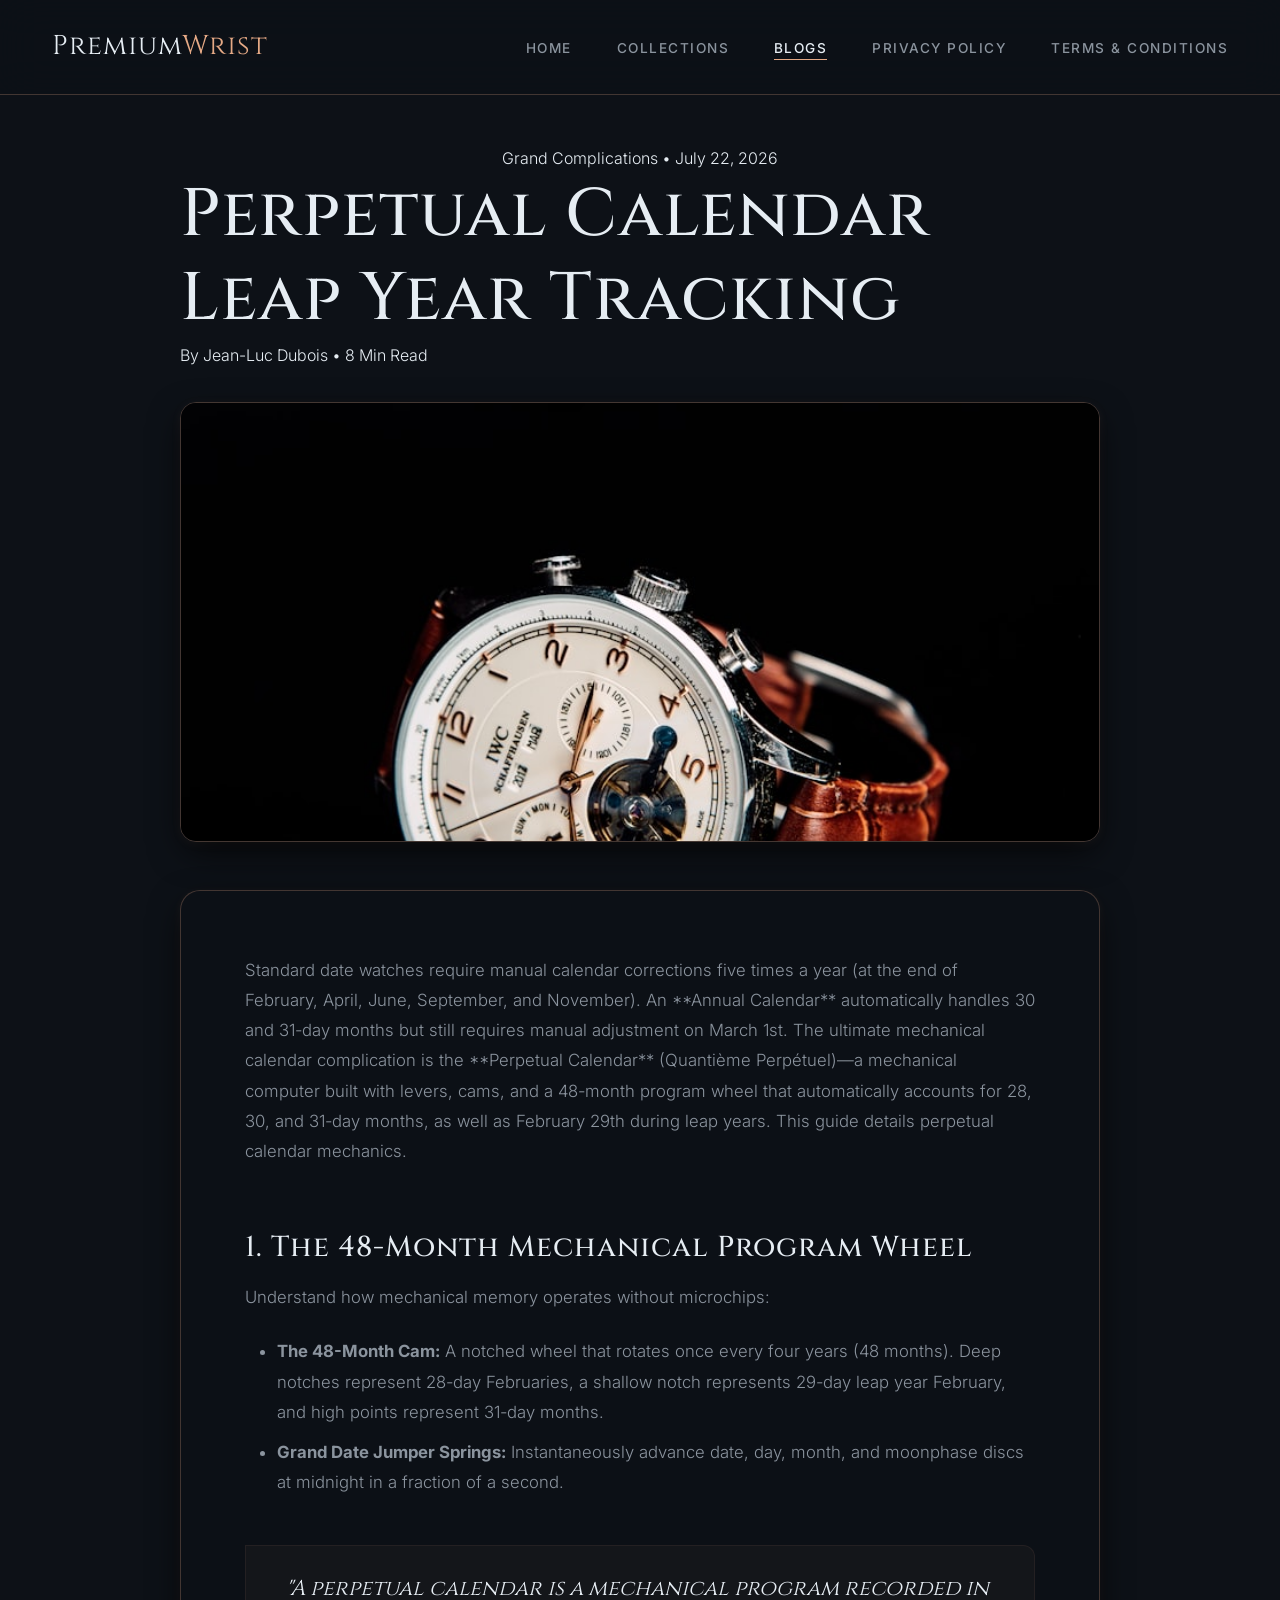
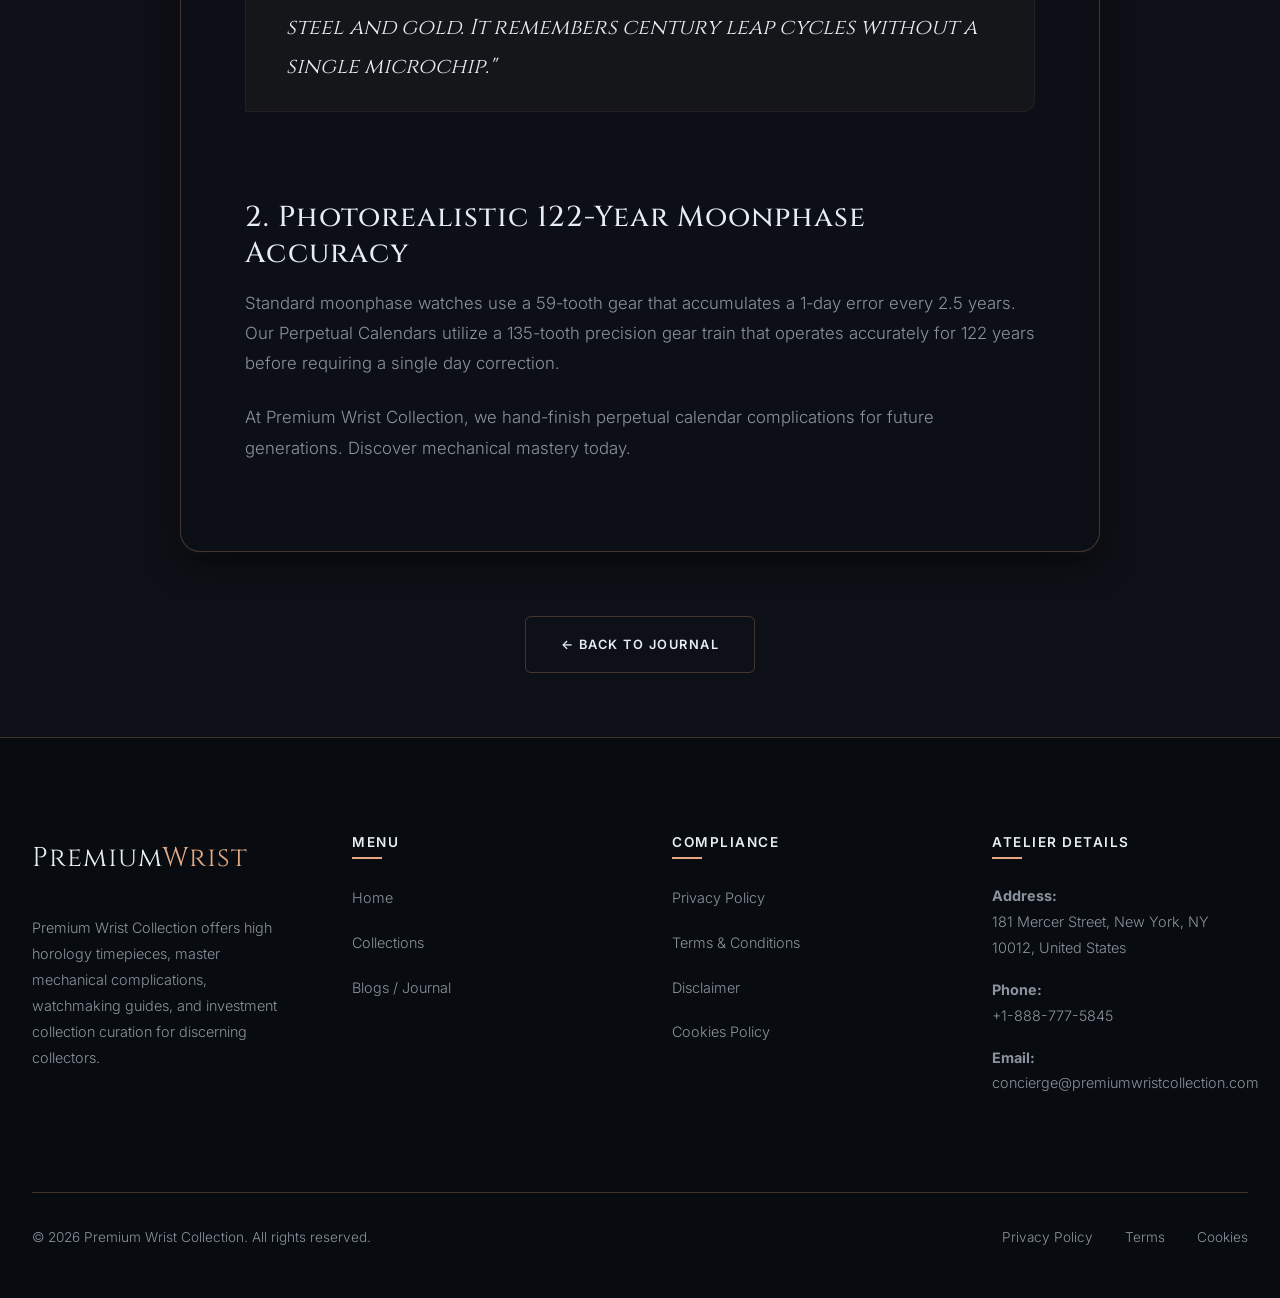
<file: blog/perpetual-calendar.html>
<!DOCTYPE html>
<html lang="en">
<head>
    <!-- Google tag (gtag.js) -->
    <script async src="https://www.googletagmanager.com/gtag/js?id=G-0LY0HY7L01"></script>
    <script>
      window.dataLayer = window.dataLayer || [];
      function gtag(){dataLayer.push(arguments);}
      gtag('js', new Date());

      gtag('config', 'G-0LY0HY7L01');
    </script>
    <meta charset="UTF-8">
    <meta name="viewport" content="width=device-width, initial-scale=1.0">
    <meta name="description" content="Learn how perpetual calendar mechanical movements track leap year cycles automatically using 48-month program wheels and moonphase gears.">
    <title>Perpetual Calendar Leap Year Tracking | Premium Wrist Collection</title>
    <link rel="stylesheet" href="../style.css">
</head>
<body>

    <!-- Header Navigation -->
    <header>
        <nav class="navbar">
            <a href="../index.php" class="logo">Premium<span>Wrist</span></a>
            <ul class="nav-links">
                <li><a href="../index.php">Home</a></li>
                <li><a href="../collections.html">Collections</a></li>
                <li><a href="index.html" class="active">Blogs</a></li>
                <li><a href="../privacy-policy.html">Privacy Policy</a></li>
                <li><a href="../terms.html">Terms & Conditions</a></li>
            </ul>
            <button class="menu-btn" aria-label="Toggle Navigation">
                <span></span>
                <span></span>
                <span></span>
            </button>
        </nav>
    </header>

    <!-- Main Content -->
    <main class="blog-page" style="margin: 0 auto;">
        <div class="blog-meta" style="text-align: center;">Grand Complications &bull; July 22, 2026</div>
        <h1>Perpetual Calendar Leap Year Tracking</h1>
        <div class="meta-info">By Jean-Luc Dubois &bull; 8 Min Read</div>

        <div class="blog-featured-img">
            <img src="../img/journal2.jpg" alt="Perpetual calendar movement detail" loading="lazy">
        </div>

        <div class="blog-content">
            <p>Standard date watches require manual calendar corrections five times a year (at the end of February, April, June, September, and November). An **Annual Calendar** automatically handles 30 and 31-day months but still requires manual adjustment on March 1st. The ultimate mechanical calendar complication is the **Perpetual Calendar** (Quantième Perpétuel)—a mechanical computer built with levers, cams, and a 48-month program wheel that automatically accounts for 28, 30, and 31-day months, as well as February 29th during leap years. This guide details perpetual calendar mechanics.</p>

            <h2>1. The 48-Month Mechanical Program Wheel</h2>
            <p>Understand how mechanical memory operates without microchips:
            <ul>
                <li><strong>The 48-Month Cam:</strong> A notched wheel that rotates once every four years (48 months). Deep notches represent 28-day Februaries, a shallow notch represents 29-day leap year February, and high points represent 31-day months.</li>
                <li><strong>Grand Date Jumper Springs:</strong> Instantaneously advance date, day, month, and moonphase discs at midnight in a fraction of a second.</li>
            </ul>
            </p>

            <blockquote>
                "A perpetual calendar is a mechanical program recorded in steel and gold. It remembers century leap cycles without a single microchip."
            </blockquote>

            <h2>2. Photorealistic 122-Year Moonphase Accuracy</h2>
            <p>Standard moonphase watches use a 59-tooth gear that accumulates a 1-day error every 2.5 years. Our Perpetual Calendars utilize a 135-tooth precision gear train that operates accurately for 122 years before requiring a single day correction.</p>

            <p>At Premium Wrist Collection, we hand-finish perpetual calendar complications for future generations. Discover mechanical mastery today.</p>
        </div>
        
        <div style="text-align: center; margin: 4rem 0;">
            <a href="index.html" class="btn btn-secondary">&larr; Back to Journal</a>
        </div>
    </main>

    <!-- Footer -->
    <footer>
        <div class="footer-container">
            <div class="footer-col" style="flex: 1.5;">
                <a href="../index.php" class="logo" style="margin-bottom: 2rem; display: inline-block;">Premium<span>Wrist</span></a>
                <p>Premium Wrist Collection offers high horology timepieces, master mechanical complications, watchmaking guides, and investment collection curation for discerning collectors.</p>
            </div>
            <div class="footer-col">
                <h4>Menu</h4>
                <ul>
                    <li><a href="../index.php">Home</a></li>
                    <li><a href="../collections.html">Collections</a></li>
                    <li><a href="index.html">Blogs / Journal</a></li>
                </ul>
            </div>
            <div class="footer-col">
                <h4>Compliance</h4>
                <ul>
                    <li><a href="../privacy-policy.html">Privacy Policy</a></li>
                    <li><a href="../terms.html">Terms & Conditions</a></li>
                    <li><a href="../disclaimer.html">Disclaimer</a></li>
                    <li><a href="../cookies.html">Cookies Policy</a></li>
                </ul>
            </div>
            <div class="footer-col" style="flex: 1.2;">
                <h4>Atelier Details</h4>
                <p><strong>Address:</strong><br>181 Mercer Street, New York, NY 10012, United States</p>
                <p><strong>Phone:</strong><br>+1-888-777-5845</p>
                <p><strong>Email:</strong><br>concierge@premiumwristcollection.com</p>
            </div>
        </div>
        <div class="footer-bottom">
            <p>&copy; 2026 Premium Wrist Collection. All rights reserved.</p>
            <div class="footer-bottom-links">
                <a href="../privacy-policy.html">Privacy Policy</a>
                <a href="../terms.html">Terms</a>
                <a href="../cookies.html">Cookies</a>
            </div>
        </div>
    </footer>

    <script src="../script.js"></script>
</body>
</html>
</file>
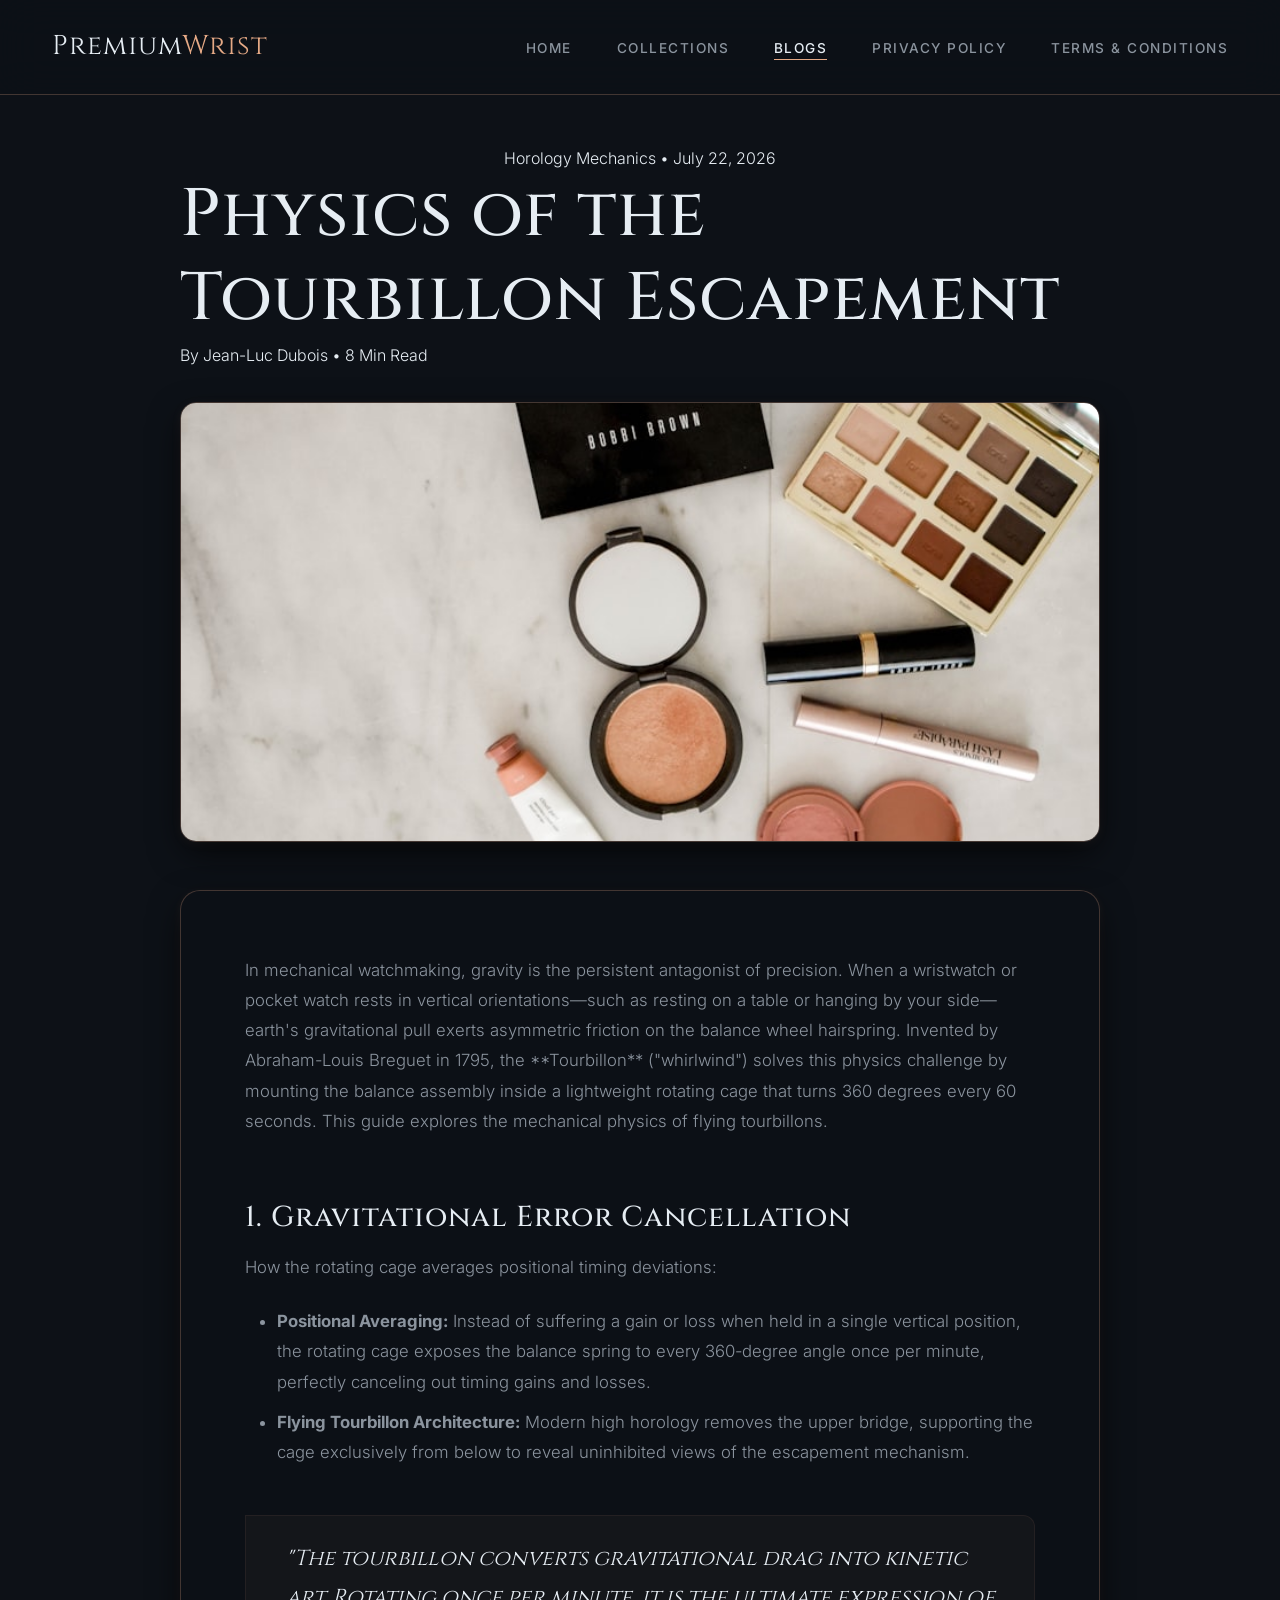
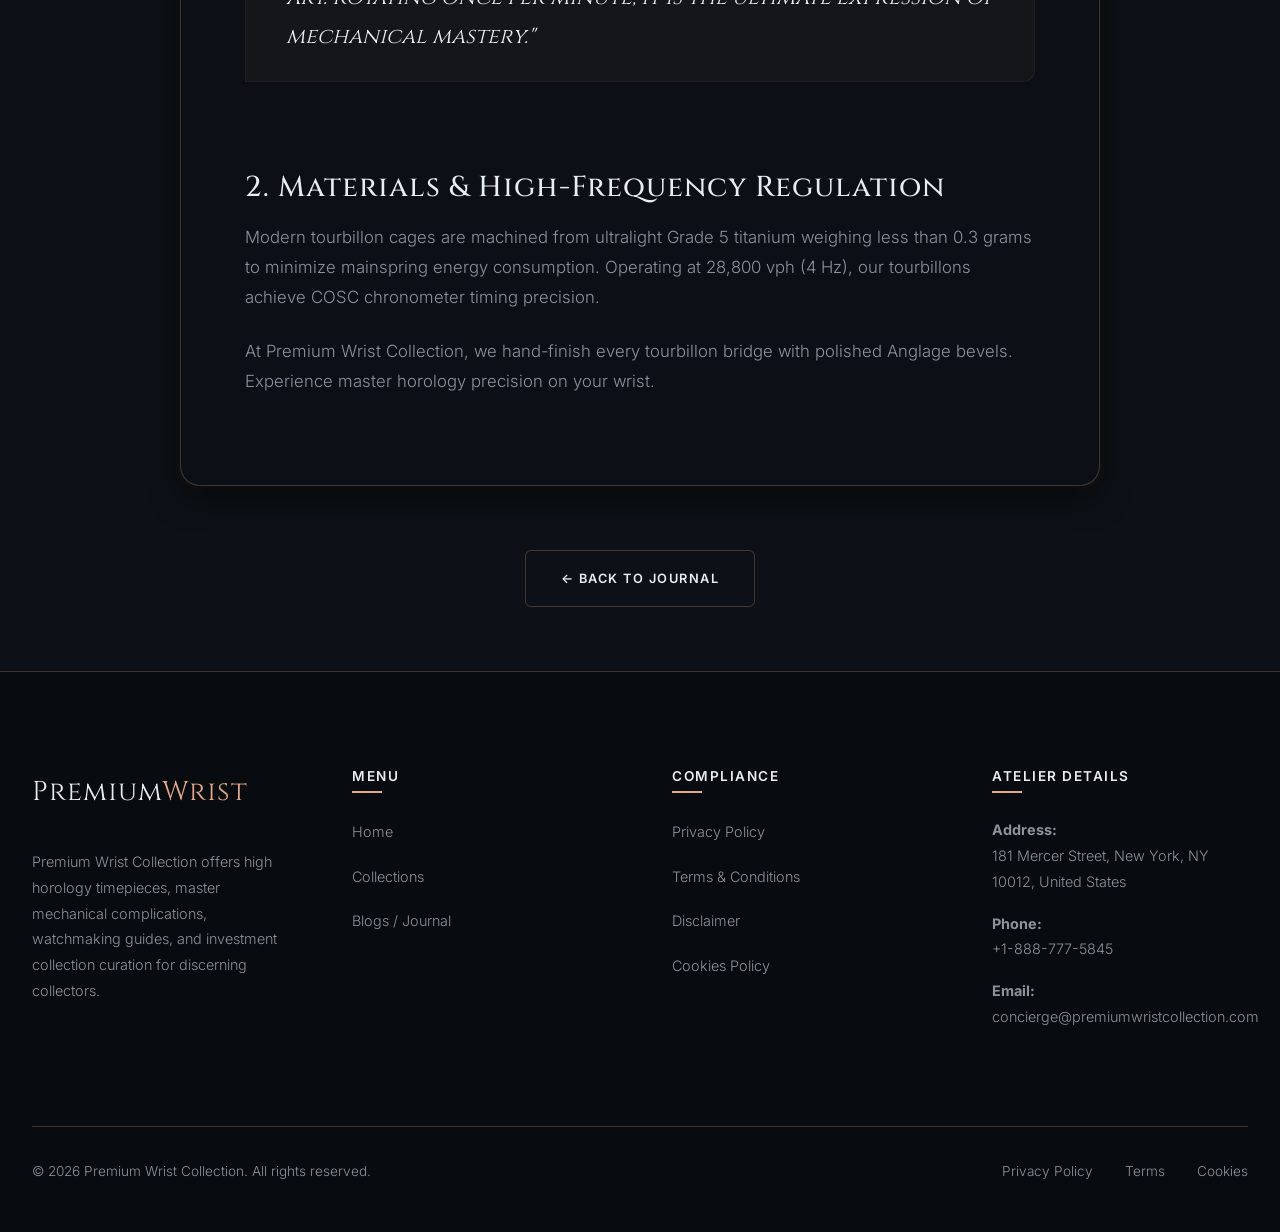
<file: blog/tourbillon-mechanics.html>
<!DOCTYPE html>
<html lang="en">
<head>
    <!-- Google tag (gtag.js) -->
    <script async src="https://www.googletagmanager.com/gtag/js?id=G-0LY0HY7L01"></script>
    <script>
      window.dataLayer = window.dataLayer || [];
      function gtag(){dataLayer.push(arguments);}
      gtag('js', new Date());

      gtag('config', 'G-0LY0HY7L01');
    </script>
    <meta charset="UTF-8">
    <meta name="viewport" content="width=device-width, initial-scale=1.0">
    <meta name="description" content="Discover the physics of the Tourbillon escapement. Learn how 60-second rotational cages cancel gravitational drag and balance wheel timing errors.">
    <title>Physics of the Tourbillon Escapement | Premium Wrist Collection</title>
    <link rel="stylesheet" href="../style.css">
</head>
<body>

    <!-- Header Navigation -->
    <header>
        <nav class="navbar">
            <a href="../index.php" class="logo">Premium<span>Wrist</span></a>
            <ul class="nav-links">
                <li><a href="../index.php">Home</a></li>
                <li><a href="../collections.html">Collections</a></li>
                <li><a href="index.html" class="active">Blogs</a></li>
                <li><a href="../privacy-policy.html">Privacy Policy</a></li>
                <li><a href="../terms.html">Terms & Conditions</a></li>
            </ul>
            <button class="menu-btn" aria-label="Toggle Navigation">
                <span></span>
                <span></span>
                <span></span>
            </button>
        </nav>
    </header>

    <!-- Main Content -->
    <main class="blog-page" style="margin: 0 auto;">
        <div class="blog-meta" style="text-align: center;">Horology Mechanics &bull; July 22, 2026</div>
        <h1>Physics of the Tourbillon Escapement</h1>
        <div class="meta-info">By Jean-Luc Dubois &bull; 8 Min Read</div>

        <div class="blog-featured-img">
            <img src="../img/journal1.jpg" alt="Physics of the tourbillon escapement detail" loading="lazy">
        </div>

        <div class="blog-content">
            <p>In mechanical watchmaking, gravity is the persistent antagonist of precision. When a wristwatch or pocket watch rests in vertical orientations—such as resting on a table or hanging by your side—earth's gravitational pull exerts asymmetric friction on the balance wheel hairspring. Invented by Abraham-Louis Breguet in 1795, the **Tourbillon** ("whirlwind") solves this physics challenge by mounting the balance assembly inside a lightweight rotating cage that turns 360 degrees every 60 seconds. This guide explores the mechanical physics of flying tourbillons.</p>

            <h2>1. Gravitational Error Cancellation</h2>
            <p>How the rotating cage averages positional timing deviations:
            <ul>
                <li><strong>Positional Averaging:</strong> Instead of suffering a gain or loss when held in a single vertical position, the rotating cage exposes the balance spring to every 360-degree angle once per minute, perfectly canceling out timing gains and losses.</li>
                <li><strong>Flying Tourbillon Architecture:</strong> Modern high horology removes the upper bridge, supporting the cage exclusively from below to reveal uninhibited views of the escapement mechanism.</li>
            </ul>
            </p>

            <blockquote>
                "The tourbillon converts gravitational drag into kinetic art. Rotating once per minute, it is the ultimate expression of mechanical mastery."
            </blockquote>

            <h2>2. Materials & High-Frequency Regulation</h2>
            <p>Modern tourbillon cages are machined from ultralight Grade 5 titanium weighing less than 0.3 grams to minimize mainspring energy consumption. Operating at 28,800 vph (4 Hz), our tourbillons achieve COSC chronometer timing precision.</p>

            <p>At Premium Wrist Collection, we hand-finish every tourbillon bridge with polished Anglage bevels. Experience master horology precision on your wrist.</p>
        </div>
        
        <div style="text-align: center; margin: 4rem 0;">
            <a href="index.html" class="btn btn-secondary">&larr; Back to Journal</a>
        </div>
    </main>

    <!-- Footer -->
    <footer>
        <div class="footer-container">
            <div class="footer-col" style="flex: 1.5;">
                <a href="../index.php" class="logo" style="margin-bottom: 2rem; display: inline-block;">Premium<span>Wrist</span></a>
                <p>Premium Wrist Collection offers high horology timepieces, master mechanical complications, watchmaking guides, and investment collection curation for discerning collectors.</p>
            </div>
            <div class="footer-col">
                <h4>Menu</h4>
                <ul>
                    <li><a href="../index.php">Home</a></li>
                    <li><a href="../collections.html">Collections</a></li>
                    <li><a href="index.html">Blogs / Journal</a></li>
                </ul>
            </div>
            <div class="footer-col">
                <h4>Compliance</h4>
                <ul>
                    <li><a href="../privacy-policy.html">Privacy Policy</a></li>
                    <li><a href="../terms.html">Terms & Conditions</a></li>
                    <li><a href="../disclaimer.html">Disclaimer</a></li>
                    <li><a href="../cookies.html">Cookies Policy</a></li>
                </ul>
            </div>
            <div class="footer-col" style="flex: 1.2;">
                <h4>Atelier Details</h4>
                <p><strong>Address:</strong><br>181 Mercer Street, New York, NY 10012, United States</p>
                <p><strong>Phone:</strong><br>+1-888-777-5845</p>
                <p><strong>Email:</strong><br>concierge@premiumwristcollection.com</p>
            </div>
        </div>
        <div class="footer-bottom">
            <p>&copy; 2026 Premium Wrist Collection. All rights reserved.</p>
            <div class="footer-bottom-links">
                <a href="../privacy-policy.html">Privacy Policy</a>
                <a href="../terms.html">Terms</a>
                <a href="../cookies.html">Cookies</a>
            </div>
        </div>
    </footer>

    <script src="../script.js"></script>
</body>
</html>
</file>
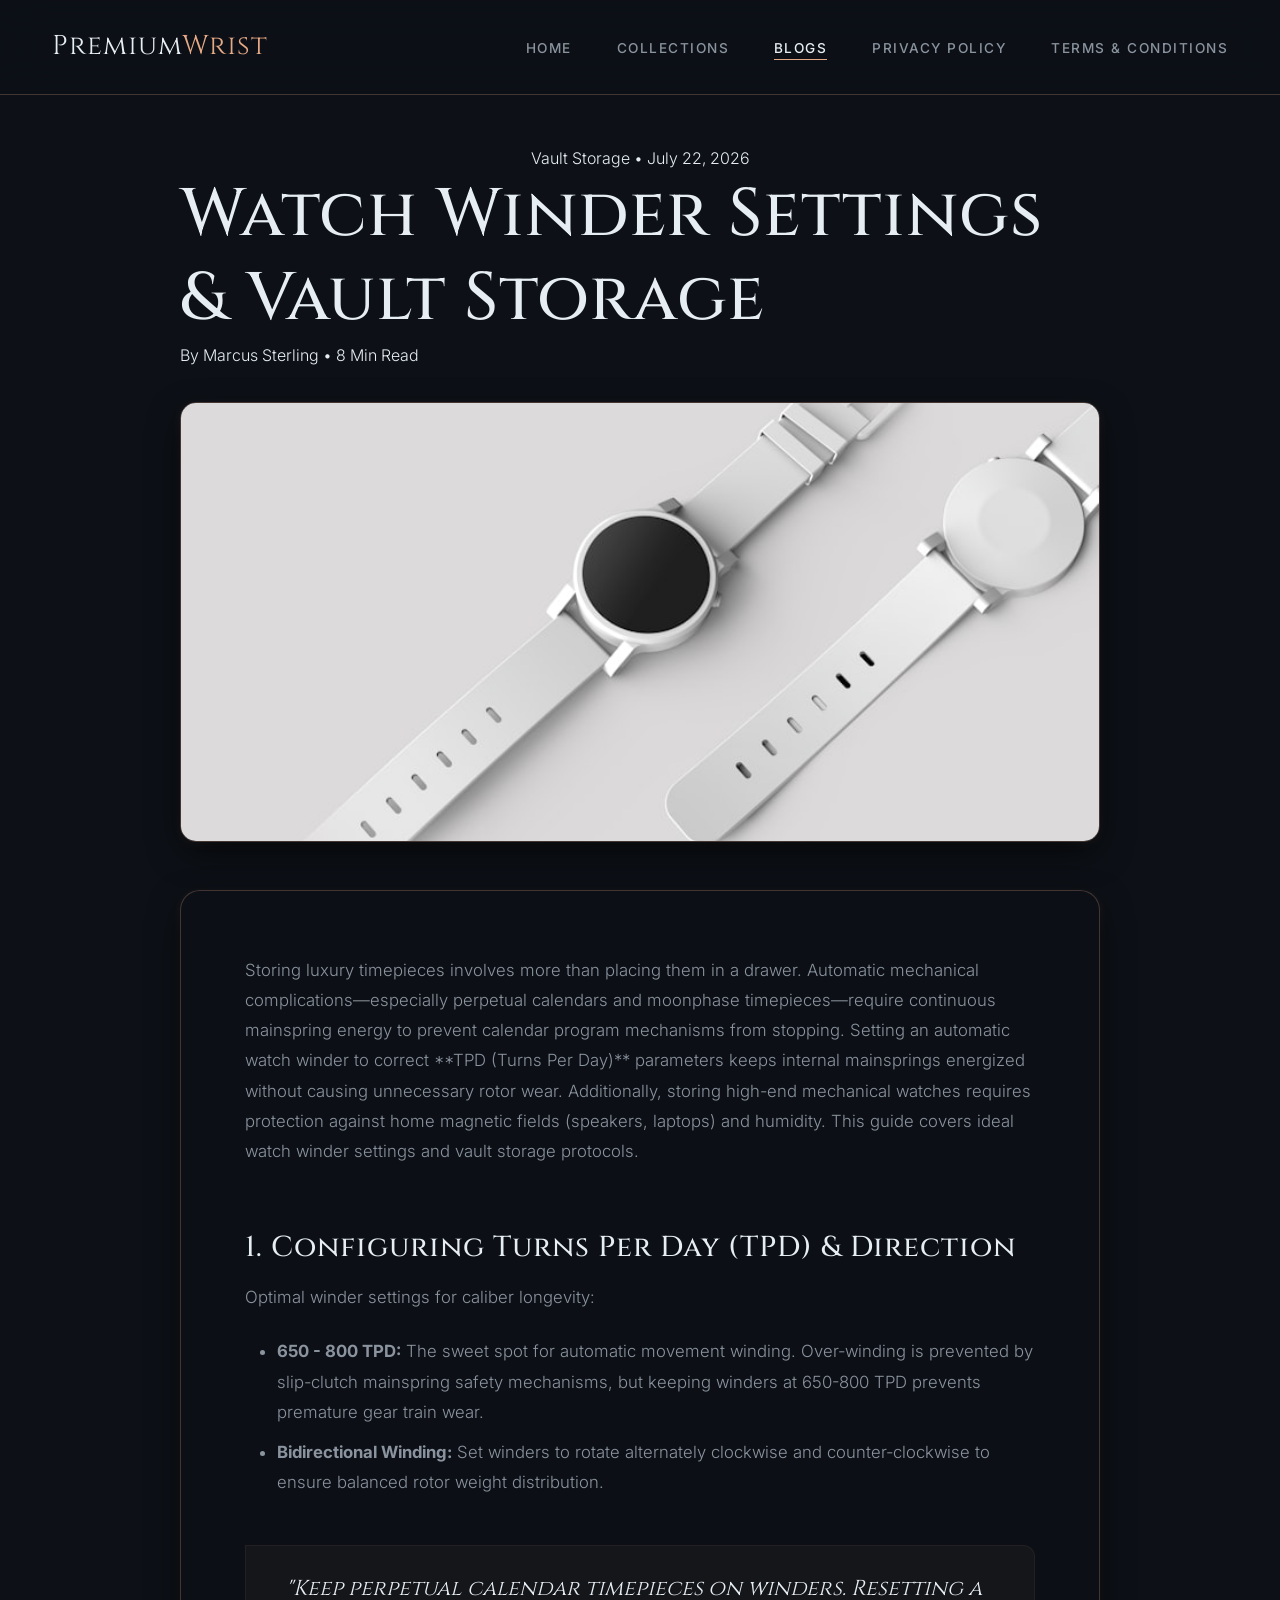
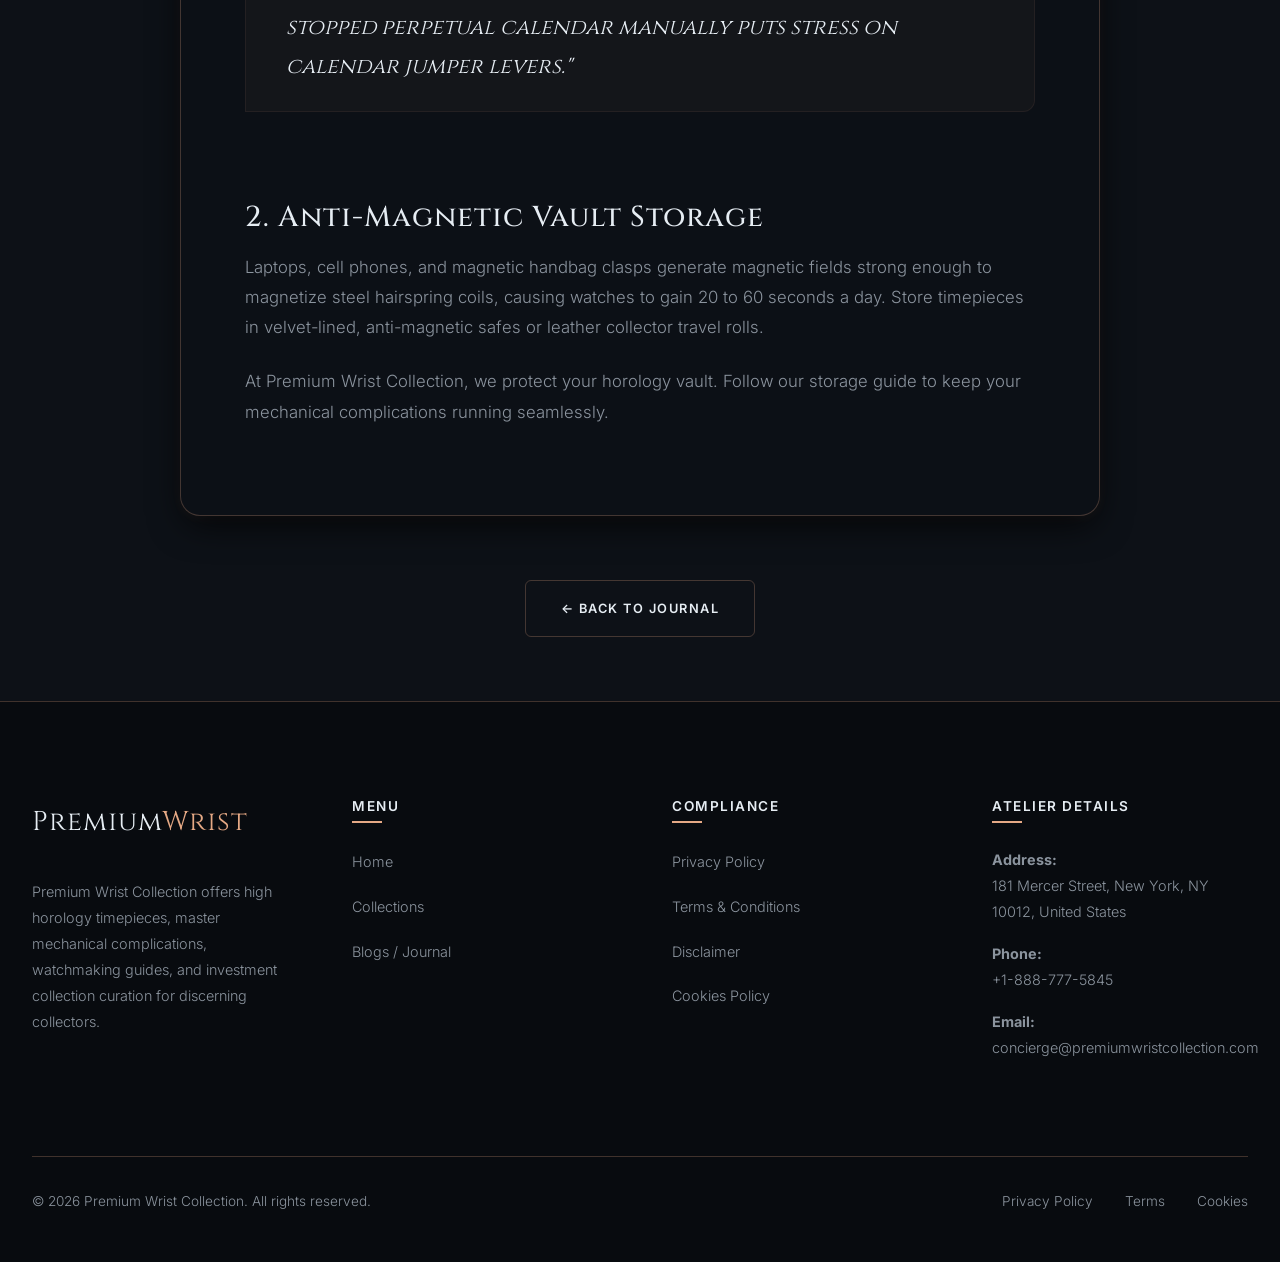
<file: blog/watch-box-storage.html>
<!DOCTYPE html>
<html lang="en">
<head>
    <!-- Google tag (gtag.js) -->
    <script async src="https://www.googletagmanager.com/gtag/js?id=G-0LY0HY7L01"></script>
    <script>
      window.dataLayer = window.dataLayer || [];
      function gtag(){dataLayer.push(arguments);}
      gtag('js', new Date());

      gtag('config', 'G-0LY0HY7L01');
    </script>
    <meta charset="UTF-8">
    <meta name="viewport" content="width=device-width, initial-scale=1.0">
    <meta name="description" content="Discover automatic watch winder settings and vault storage protocols. Learn about TPD rotation cycles, anti-magnetic vaults, and mainspring preservation.">
    <title>Watch Winder Settings & Vault Storage | Premium Wrist Collection</title>
    <link rel="stylesheet" href="../style.css">
</head>
<body>

    <!-- Header Navigation -->
    <header>
        <nav class="navbar">
            <a href="../index.php" class="logo">Premium<span>Wrist</span></a>
            <ul class="nav-links">
                <li><a href="../index.php">Home</a></li>
                <li><a href="../collections.html">Collections</a></li>
                <li><a href="index.html" class="active">Blogs</a></li>
                <li><a href="../privacy-policy.html">Privacy Policy</a></li>
                <li><a href="../terms.html">Terms & Conditions</a></li>
            </ul>
            <button class="menu-btn" aria-label="Toggle Navigation">
                <span></span>
                <span></span>
                <span></span>
            </button>
        </nav>
    </header>

    <!-- Main Content -->
    <main class="blog-page" style="margin: 0 auto;">
        <div class="blog-meta" style="text-align: center;">Vault Storage &bull; July 22, 2026</div>
        <h1>Watch Winder Settings & Vault Storage</h1>
        <div class="meta-info">By Marcus Sterling &bull; 8 Min Read</div>

        <div class="blog-featured-img">
            <img src="../img/audit.jpg" alt="Automatic watch winder settings and vault storage detail" loading="lazy">
        </div>

        <div class="blog-content">
            <p>Storing luxury timepieces involves more than placing them in a drawer. Automatic mechanical complications—especially perpetual calendars and moonphase timepieces—require continuous mainspring energy to prevent calendar program mechanisms from stopping. Setting an automatic watch winder to correct **TPD (Turns Per Day)** parameters keeps internal mainsprings energized without causing unnecessary rotor wear. Additionally, storing high-end mechanical watches requires protection against home magnetic fields (speakers, laptops) and humidity. This guide covers ideal watch winder settings and vault storage protocols.</p>

            <h2>1. Configuring Turns Per Day (TPD) & Direction</h2>
            <p>Optimal winder settings for caliber longevity:
            <ul>
                <li><strong>650 - 800 TPD:</strong> The sweet spot for automatic movement winding. Over-winding is prevented by slip-clutch mainspring safety mechanisms, but keeping winders at 650-800 TPD prevents premature gear train wear.</li>
                <li><strong>Bidirectional Winding:</strong> Set winders to rotate alternately clockwise and counter-clockwise to ensure balanced rotor weight distribution.</li>
            </ul>
            </p>

            <blockquote>
                "Keep perpetual calendar timepieces on winders. Resetting a stopped perpetual calendar manually puts stress on calendar jumper levers."
            </blockquote>

            <h2>2. Anti-Magnetic Vault Storage</h2>
            <p>Laptops, cell phones, and magnetic handbag clasps generate magnetic fields strong enough to magnetize steel hairspring coils, causing watches to gain 20 to 60 seconds a day. Store timepieces in velvet-lined, anti-magnetic safes or leather collector travel rolls.</p>

            <p>At Premium Wrist Collection, we protect your horology vault. Follow our storage guide to keep your mechanical complications running seamlessly.</p>
        </div>
        
        <div style="text-align: center; margin: 4rem 0;">
            <a href="index.html" class="btn btn-secondary">&larr; Back to Journal</a>
        </div>
    </main>

    <!-- Footer -->
    <footer>
        <div class="footer-container">
            <div class="footer-col" style="flex: 1.5;">
                <a href="../index.php" class="logo" style="margin-bottom: 2rem; display: inline-block;">Premium<span>Wrist</span></a>
                <p>Premium Wrist Collection offers high horology timepieces, master mechanical complications, watchmaking guides, and investment collection curation for discerning collectors.</p>
            </div>
            <div class="footer-col">
                <h4>Menu</h4>
                <ul>
                    <li><a href="../index.php">Home</a></li>
                    <li><a href="../collections.html">Collections</a></li>
                    <li><a href="index.html">Blogs / Journal</a></li>
                </ul>
            </div>
            <div class="footer-col">
                <h4>Compliance</h4>
                <ul>
                    <li><a href="../privacy-policy.html">Privacy Policy</a></li>
                    <li><a href="../terms.html">Terms & Conditions</a></li>
                    <li><a href="../disclaimer.html">Disclaimer</a></li>
                    <li><a href="../cookies.html">Cookies Policy</a></li>
                </ul>
            </div>
            <div class="footer-col" style="flex: 1.2;">
                <h4>Atelier Details</h4>
                <p><strong>Address:</strong><br>181 Mercer Street, New York, NY 10012, United States</p>
                <p><strong>Phone:</strong><br>+1-888-777-5845</p>
                <p><strong>Email:</strong><br>concierge@premiumwristcollection.com</p>
            </div>
        </div>
        <div class="footer-bottom">
            <p>&copy; 2026 Premium Wrist Collection. All rights reserved.</p>
            <div class="footer-bottom-links">
                <a href="../privacy-policy.html">Privacy Policy</a>
                <a href="../terms.html">Terms</a>
                <a href="../cookies.html">Cookies</a>
            </div>
        </div>
    </footer>

    <script src="../script.js"></script>
</body>
</html>
</file>
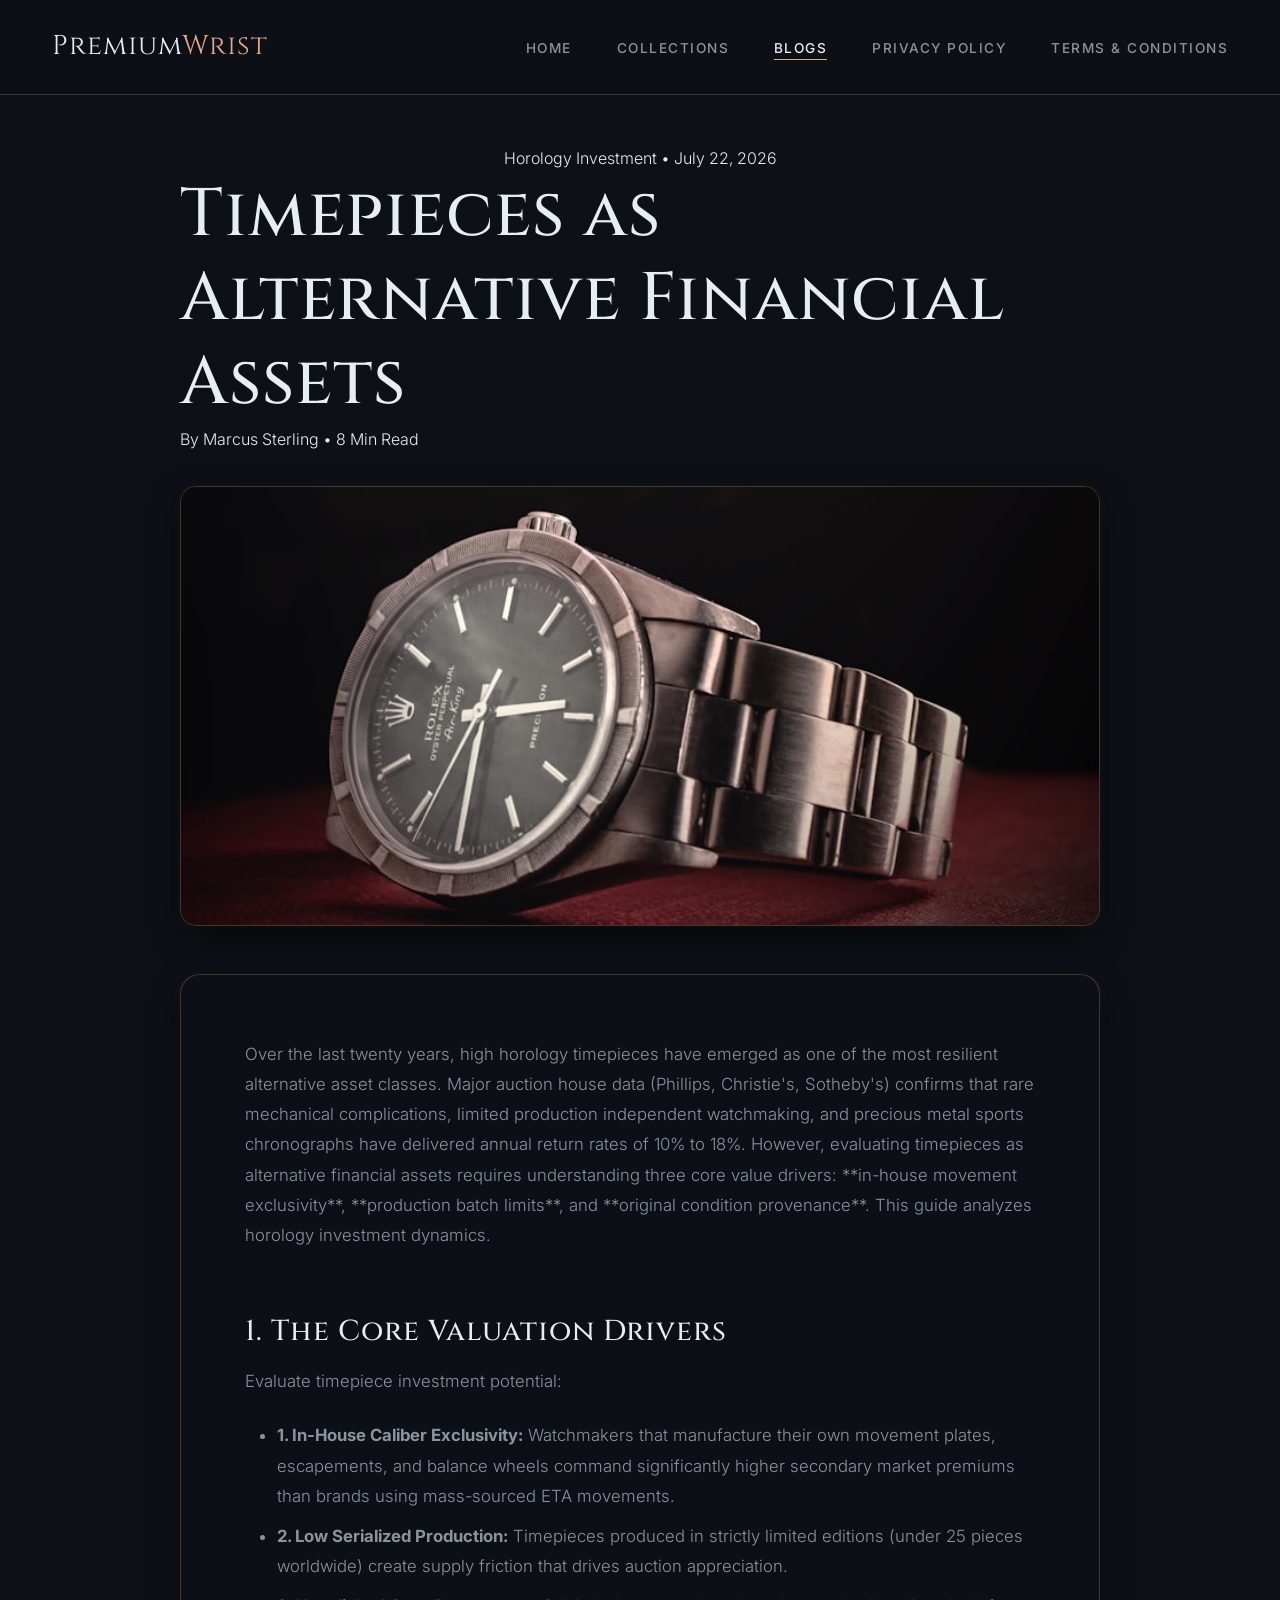
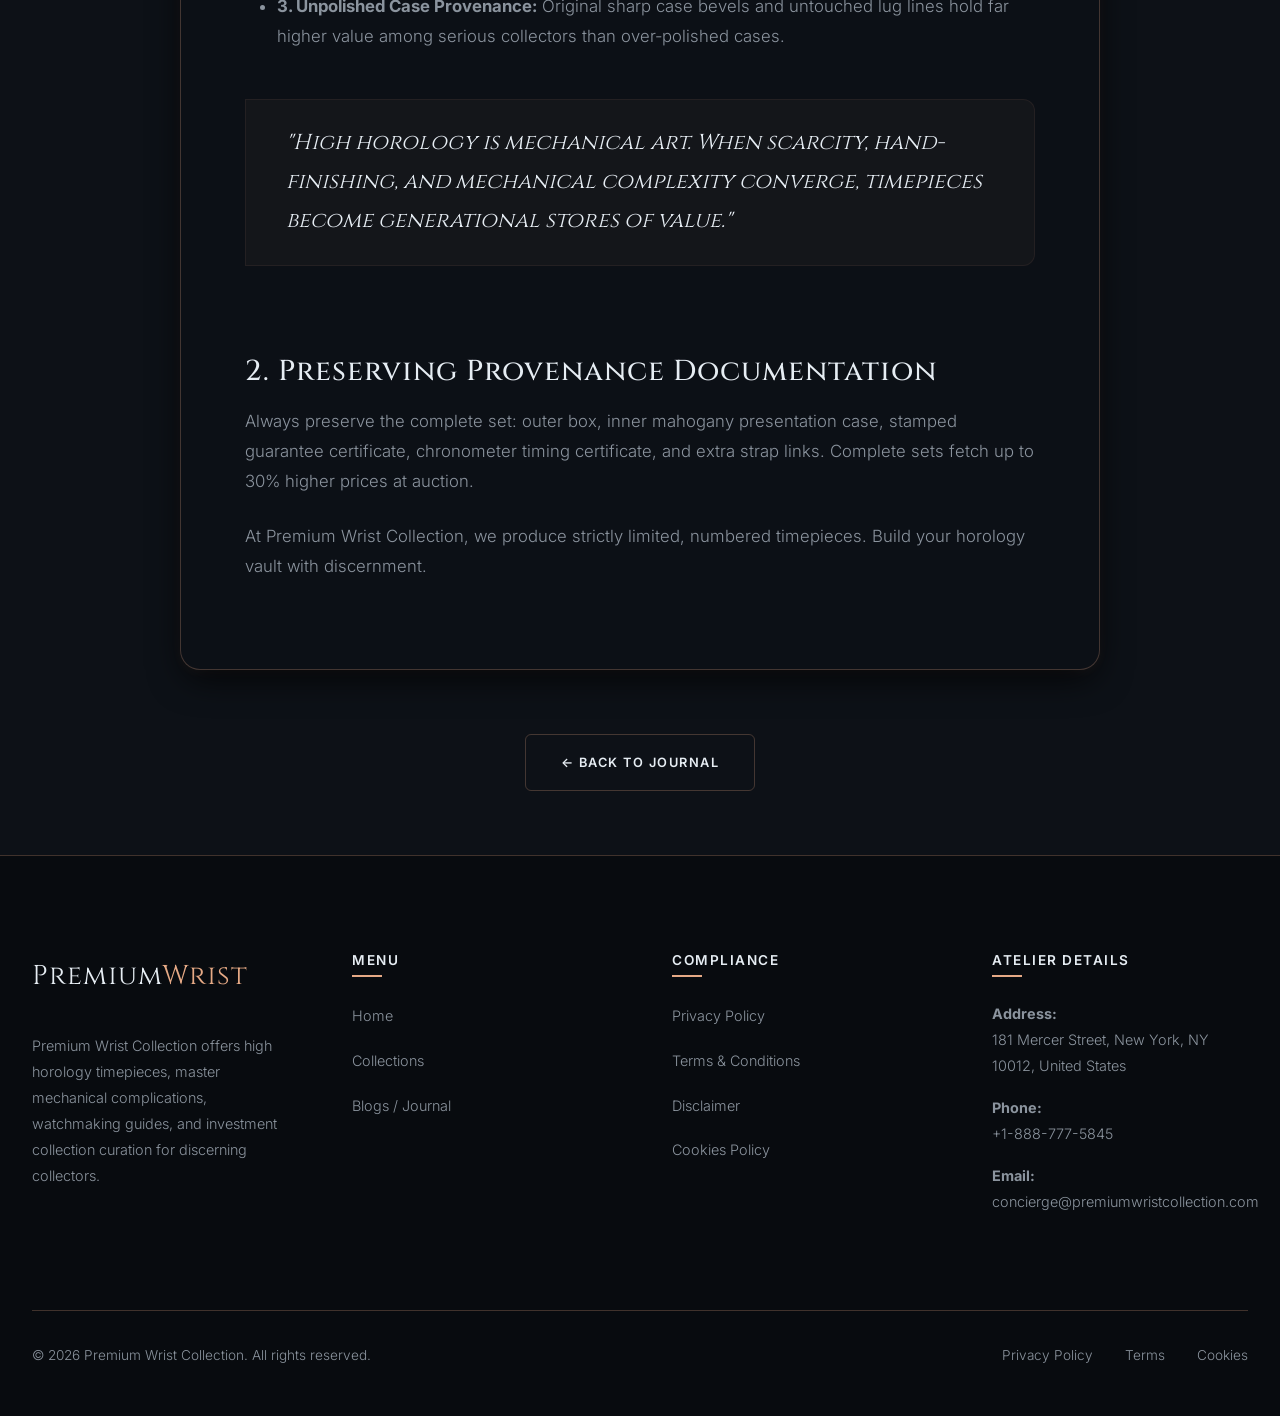
<file: blog/watch-investment-value.html>
<!DOCTYPE html>
<html lang="en">
<head>
    <!-- Google tag (gtag.js) -->
    <script async src="https://www.googletagmanager.com/gtag/js?id=G-0LY0HY7L01"></script>
    <script>
      window.dataLayer = window.dataLayer || [];
      function gtag(){dataLayer.push(arguments);}
      gtag('js', new Date());

      gtag('config', 'G-0LY0HY7L01');
    </script>
    <meta charset="UTF-8">
    <meta name="viewport" content="width=device-width, initial-scale=1.0">
    <meta name="description" content="Discover luxury timepieces as alternative financial assets. Learn about auction market dynamics, production limits, and value retention factors.">
    <title>Timepieces as Alternative Assets | Premium Wrist Collection</title>
    <link rel="stylesheet" href="../style.css">
</head>
<body>

    <!-- Header Navigation -->
    <header>
        <nav class="navbar">
            <a href="../index.php" class="logo">Premium<span>Wrist</span></a>
            <ul class="nav-links">
                <li><a href="../index.php">Home</a></li>
                <li><a href="../collections.html">Collections</a></li>
                <li><a href="index.html" class="active">Blogs</a></li>
                <li><a href="../privacy-policy.html">Privacy Policy</a></li>
                <li><a href="../terms.html">Terms & Conditions</a></li>
            </ul>
            <button class="menu-btn" aria-label="Toggle Navigation">
                <span></span>
                <span></span>
                <span></span>
            </button>
        </nav>
    </header>

    <!-- Main Content -->
    <main class="blog-page" style="margin: 0 auto;">
        <div class="blog-meta" style="text-align: center;">Horology Investment &bull; July 22, 2026</div>
        <h1>Timepieces as Alternative Financial Assets</h1>
        <div class="meta-info">By Marcus Sterling &bull; 8 Min Read</div>

        <div class="blog-featured-img">
            <img src="../img/watch3.jpg" alt="Luxury timepieces as alternative financial assets" loading="lazy">
        </div>

        <div class="blog-content">
            <p>Over the last twenty years, high horology timepieces have emerged as one of the most resilient alternative asset classes. Major auction house data (Phillips, Christie's, Sotheby's) confirms that rare mechanical complications, limited production independent watchmaking, and precious metal sports chronographs have delivered annual return rates of 10% to 18%. However, evaluating timepieces as alternative financial assets requires understanding three core value drivers: **in-house movement exclusivity**, **production batch limits**, and **original condition provenance**. This guide analyzes horology investment dynamics.</p>

            <h2>1. The Core Valuation Drivers</h2>
            <p>Evaluate timepiece investment potential:
            <ul>
                <li><strong>1. In-House Caliber Exclusivity:</strong> Watchmakers that manufacture their own movement plates, escapements, and balance wheels command significantly higher secondary market premiums than brands using mass-sourced ETA movements.</li>
                <li><strong>2. Low Serialized Production:</strong> Timepieces produced in strictly limited editions (under 25 pieces worldwide) create supply friction that drives auction appreciation.</li>
                <li><strong>3. Unpolished Case Provenance:</strong> Original sharp case bevels and untouched lug lines hold far higher value among serious collectors than over-polished cases.</li>
            </ul>
            </p>

            <blockquote>
                "High horology is mechanical art. When scarcity, hand-finishing, and mechanical complexity converge, timepieces become generational stores of value."
            </blockquote>

            <h2>2. Preserving Provenance Documentation</h2>
            <p>Always preserve the complete set: outer box, inner mahogany presentation case, stamped guarantee certificate, chronometer timing certificate, and extra strap links. Complete sets fetch up to 30% higher prices at auction.</p>

            <p>At Premium Wrist Collection, we produce strictly limited, numbered timepieces. Build your horology vault with discernment.</p>
        </div>
        
        <div style="text-align: center; margin: 4rem 0;">
            <a href="index.html" class="btn btn-secondary">&larr; Back to Journal</a>
        </div>
    </main>

    <!-- Footer -->
    <footer>
        <div class="footer-container">
            <div class="footer-col" style="flex: 1.5;">
                <a href="../index.php" class="logo" style="margin-bottom: 2rem; display: inline-block;">Premium<span>Wrist</span></a>
                <p>Premium Wrist Collection offers high horology timepieces, master mechanical complications, watchmaking guides, and investment collection curation for discerning collectors.</p>
            </div>
            <div class="footer-col">
                <h4>Menu</h4>
                <ul>
                    <li><a href="../index.php">Home</a></li>
                    <li><a href="../collections.html">Collections</a></li>
                    <li><a href="index.html">Blogs / Journal</a></li>
                </ul>
            </div>
            <div class="footer-col">
                <h4>Compliance</h4>
                <ul>
                    <li><a href="../privacy-policy.html">Privacy Policy</a></li>
                    <li><a href="../terms.html">Terms & Conditions</a></li>
                    <li><a href="../disclaimer.html">Disclaimer</a></li>
                    <li><a href="../cookies.html">Cookies Policy</a></li>
                </ul>
            </div>
            <div class="footer-col" style="flex: 1.2;">
                <h4>Atelier Details</h4>
                <p><strong>Address:</strong><br>181 Mercer Street, New York, NY 10012, United States</p>
                <p><strong>Phone:</strong><br>+1-888-777-5845</p>
                <p><strong>Email:</strong><br>concierge@premiumwristcollection.com</p>
            </div>
        </div>
        <div class="footer-bottom">
            <p>&copy; 2026 Premium Wrist Collection. All rights reserved.</p>
            <div class="footer-bottom-links">
                <a href="../privacy-policy.html">Privacy Policy</a>
                <a href="../terms.html">Terms</a>
                <a href="../cookies.html">Cookies</a>
            </div>
        </div>
    </footer>

    <script src="../script.js"></script>
</body>
</html>
</file>
<file: style.css>
/* ==========================================
   PREMIUM WRIST COLLECTION - GLOBAL STYLESHEET
   Style: Midnight Obsidian & Rose Gold Glass Theme
   ========================================== */

/* Typography Import */
@import url('https://fonts.googleapis.com/css2?family=Cinzel:wght@400;500;600;700&family=Inter:wght@300;400;500;600;700&display=swap');

:root {
    /* Color Palette */
    --color-bg: #0D1117;                  /* Deep Midnight Obsidian Canvas */
    --color-card-bg: rgba(13, 17, 23, 0.88); /* Translucent Obsidian Glass */
    --color-fg: #E6EDF3;                  /* Soft Platinum Silver */
    --color-fg-muted: #8B949E;            /* Muted Metallic Slate */
    --color-primary: #E5A985;             /* Rich Rose Gold Accent */
    --color-secondary: #B08968;           /* Warm Metallic Copper */
    --color-accent: #C87D55;              /* Royal Amber CTA */
    --color-accent-hover: #A35C35;        /* Deep Bronze Amber */
    --color-border: rgba(229, 169, 133, 0.25);/* Rose Gold Glass Border Line */
    
    /* Font Families */
    --font-heading: 'Cinzel', serif;
    --font-body: 'Inter', sans-serif;
    
    /* Transitions & Shadows */
    --transition-slow: all 0.5s cubic-bezier(0.16, 1, 0.3, 1);
    --transition-fast: all 0.2s cubic-bezier(0.2, 0.8, 0.2, 1);
    
    --card-shadow: 0 12px 35px -5px rgba(0, 0, 0, 0.8), 0 2px 10px rgba(229, 169, 133, 0.08);
    --card-shadow-hover: 0 22px 45px -5px rgba(0, 0, 0, 0.95), 0 10px 25px rgba(229, 169, 133, 0.22);
}

/* Reset Styles */
*, *::before, *::after {
    box-sizing: border-box;
    margin: 0;
    padding: 0;
}

html {
    scroll-behavior: smooth;
    font-size: 16px;
    background-color: var(--color-bg);
    color: var(--color-fg);
}

body {
    font-family: var(--font-body);
    line-height: 1.8;
    font-weight: 300;
    overflow-x: hidden;
    background-color: var(--color-bg);
}

/* Scrollbar */
::-webkit-scrollbar {
    width: 6px;
}
::-webkit-scrollbar-track {
    background: var(--color-bg);
}
::-webkit-scrollbar-thumb {
    background: var(--color-primary);
    border-radius: 3px;
}

/* Headings */
h1, h2, h3, h4, h5, h6 {
    font-family: var(--font-heading);
    font-weight: 500;
    line-height: 1.25;
    color: var(--color-fg);
}

h1 {
    font-size: clamp(2.6rem, 6vw, 4.2rem);
    letter-spacing: 1px;
}

h2 {
    font-size: clamp(2.1rem, 4.5vw, 3rem);
    margin-bottom: 2rem;
    position: relative;
    display: inline-block;
    letter-spacing: 1px;
}

h2::after {
    content: '';
    position: absolute;
    bottom: -8px;
    left: 0;
    width: 50px;
    height: 2px;
    background-color: var(--color-primary);
}

h3 {
    font-size: 1.45rem;
    margin-bottom: 0.8rem;
}

a {
    color: inherit;
    text-decoration: none;
    transition: var(--transition-fast);
}

/* Scroll Reveal */
.reveal-item {
    opacity: 0;
    transform: translateY(30px);
    transition: opacity 0.8s cubic-bezier(0.16, 1, 0.3, 1), transform 0.8s cubic-bezier(0.16, 1, 0.3, 1);
}

.reveal-item.revealed {
    opacity: 1;
    transform: translateY(0);
}

/* Luxury Glass Card */
.luxury-card {
    background-color: var(--color-card-bg);
    backdrop-filter: blur(16px);
    -webkit-backdrop-filter: blur(16px);
    border: 1px solid var(--color-border);
    border-radius: 16px;
    padding: 2.5rem;
    box-shadow: var(--card-shadow);
    transition: var(--transition-slow);
    position: relative;
    overflow: hidden;
    display: flex;
    flex-direction: column;
}

.luxury-card::before {
    content: '';
    position: absolute;
    top: 0;
    left: 0;
    width: 100%;
    height: 100%;
    background: linear-gradient(135deg, rgba(229, 169, 133, 0.05) 0%, transparent 100%);
    opacity: 0;
    transition: var(--transition-slow);
    pointer-events: none;
}

.luxury-card:hover {
    transform: translateY(-8px);
    box-shadow: var(--card-shadow-hover);
    border-color: rgba(229, 169, 133, 0.45);
}

.luxury-card:hover::before {
    opacity: 1;
}

/* Header & Navigation */
header {
    position: fixed;
    top: 0;
    left: 0;
    width: 100%;
    z-index: 1000;
    background: rgba(13, 17, 23, 0.92);
    backdrop-filter: blur(20px);
    -webkit-backdrop-filter: blur(20px);
    border-bottom: 1px solid var(--color-border);
    transition: var(--transition-slow);
}

.navbar {
    display: flex;
    justify-content: space-between;
    align-items: center;
    max-width: 1240px;
    margin: 0 auto;
    padding: 1.4rem 2rem;
}

.logo {
    font-family: var(--font-heading);
    font-size: 1.7rem;
    color: var(--color-fg);
    letter-spacing: 1px;
}

.logo span {
    color: var(--color-primary);
}

.nav-links {
    display: flex;
    list-style: none;
    gap: 2.8rem;
    align-items: center;
}

.nav-links a {
    font-size: 0.85rem;
    font-weight: 500;
    letter-spacing: 1.5px;
    text-transform: uppercase;
    color: var(--color-fg-muted);
    position: relative;
    padding: 0.3rem 0;
}

.nav-links a:hover,
.nav-links a.active {
    color: var(--color-fg);
}

.nav-links a::after {
    content: '';
    position: absolute;
    bottom: 0;
    left: 0;
    width: 0;
    height: 1px;
    background-color: var(--color-primary);
    transition: var(--transition-fast);
}

.nav-links a:hover::after,
.nav-links a.active::after {
    width: 100%;
}

/* CTA Buttons */
.btn {
    display: inline-block;
    padding: 1rem 2.2rem;
    font-size: 0.8rem;
    font-weight: 600;
    letter-spacing: 1.5px;
    text-transform: uppercase;
    border-radius: 6px;
    border: 1px solid transparent;
    cursor: pointer;
    transition: var(--transition-fast);
    text-align: center;
    font-family: var(--font-body);
}

.btn-primary {
    background-color: var(--color-accent);
    color: #FFFFFF;
    box-shadow: 0 4px 15px rgba(200, 125, 85, 0.35);
}

.btn-primary:hover {
    background-color: var(--color-accent-hover);
    transform: translateY(-2px);
    box-shadow: 0 6px 20px rgba(200, 125, 85, 0.45);
}

.btn-secondary {
    background-color: transparent;
    color: var(--color-fg);
    border-color: var(--color-border);
}

.btn-secondary:hover {
    background-color: rgba(255, 255, 255, 0.05);
    border-color: var(--color-primary);
    transform: translateY(-2px);
}

/* Mobile Menu Button */
.menu-btn {
    display: none;
    flex-direction: column;
    justify-content: space-between;
    width: 22px;
    height: 14px;
    background: transparent;
    border: none;
    cursor: pointer;
    z-index: 1001;
}

.menu-btn span {
    width: 100%;
    height: 2px;
    background-color: var(--color-fg);
    transition: var(--transition-fast);
}

/* Section Container */
section {
    padding: 8rem 2rem;
    max-width: 1240px;
    margin: 0 auto;
}

.section-title {
    text-align: left;
    margin-bottom: 4rem;
}

.section-title p {
    color: var(--color-fg-muted);
    font-size: 1.05rem;
    margin-top: 0.5rem;
}

/* ====================================================
   FULL-SCREEN 100VH HERO BANNER SECTION
   ==================================================== */
.hero-radial-section {
    position: relative;
    width: 100%;
    min-height: 100vh;
    display: flex;
    align-items: center;
    justify-content: center;
    padding: 9rem 2rem 5rem;
    background-size: cover;
    background-position: center;
    background-repeat: no-repeat;
    border-bottom: 1px solid var(--color-border);
}

.hero-radial-overlay {
    position: absolute;
    inset: 0;
    background: linear-gradient(180deg, rgba(13, 17, 23, 0.75) 0%, rgba(13, 17, 23, 0.94) 100%);
    z-index: 1;
}

.hero-radial-content {
    position: relative;
    z-index: 2;
    max-width: 920px;
    width: 100%;
    margin: 0 auto;
    text-align: center;
    padding: 3.5rem 3rem;
    background-color: rgba(13, 17, 23, 0.85);
    backdrop-filter: blur(20px);
    -webkit-backdrop-filter: blur(20px);
    border: 1px solid var(--color-border);
    border-radius: 24px;
    box-shadow: 0 30px 70px rgba(0, 0, 0, 0.95);
}

/* Radial Dial Tabs */
.hero-dial-tabs {
    display: flex;
    justify-content: center;
    gap: 1rem;
    margin-bottom: 2.5rem;
    flex-wrap: wrap;
}

.dial-tab-btn {
    padding: 0.6rem 1.4rem;
    font-size: 0.75rem;
    font-weight: 600;
    letter-spacing: 1.5px;
    text-transform: uppercase;
    background: rgba(255, 255, 255, 0.04);
    border: 1px solid var(--color-border);
    color: var(--color-fg-muted);
    border-radius: 30px;
    cursor: pointer;
    transition: var(--transition-fast);
    font-family: var(--font-body);
}

.dial-tab-btn:hover,
.dial-tab-btn.active {
    background-color: var(--color-primary);
    color: var(--color-bg);
    border-color: var(--color-primary);
    font-weight: 700;
}

.hero-badge {
    display: inline-block;
    padding: 0.4rem 1.2rem;
    font-size: 0.7rem;
    font-weight: 600;
    letter-spacing: 2.5px;
    text-transform: uppercase;
    color: var(--color-primary);
    background-color: rgba(229, 169, 133, 0.12);
    border: 1px solid rgba(229, 169, 133, 0.3);
    border-radius: 30px;
    margin-bottom: 1.5rem;
}

.hero-radial-content h1 {
    margin-bottom: 1.2rem;
}

.hero-desc {
    color: var(--color-fg-muted);
    font-size: 1.15rem;
    max-width: 740px;
    margin: 0 auto 2.5rem;
    line-height: 1.8;
}

.hero-btns {
    display: flex;
    gap: 1.5rem;
    justify-content: center;
}

.hero-radial-callouts {
    display: flex;
    justify-content: center;
    gap: 2.5rem;
    margin-top: 2.5rem;
    padding-top: 2rem;
    border-top: 1px solid rgba(229, 169, 133, 0.18);
    flex-wrap: wrap;
}

.callout-item {
    font-size: 0.85rem;
    color: var(--color-fg-muted);
    letter-spacing: 1px;
}

.callout-item span {
    color: var(--color-primary);
    font-weight: 700;
}

/* ====================================================
   TIMEPIECE CARDS & PRICING BADGES
   ==================================================== */
.product-grid {
    display: grid;
    grid-template-columns: repeat(auto-fit, minmax(340px, 1fr));
    gap: 3rem;
}

.product-img-wrapper {
    width: 100%;
    height: 270px;
    overflow: hidden;
    border-radius: 12px;
    margin-bottom: 1.8rem;
    position: relative;
    border: 1px solid var(--color-border);
    flex-shrink: 0;
}

.product-img-wrapper img {
    width: 100%;
    height: 100%;
    object-fit: cover;
    display: block;
    transition: var(--transition-slow);
}

.luxury-card:hover .product-img-wrapper img {
    transform: scale(1.06);
}

.price-badge {
    position: absolute;
    top: 1.2rem;
    right: 1.2rem;
    padding: 0.4rem 1rem;
    background-color: var(--color-accent);
    color: #FFFFFF;
    font-family: var(--font-heading);
    font-weight: 500;
    font-size: 1.1rem;
    border-radius: 6px;
    box-shadow: 0 4px 15px rgba(0, 0, 0, 0.5);
    z-index: 2;
}

.category-tag {
    position: absolute;
    top: 1.2rem;
    left: 1.2rem;
    padding: 0.3rem 0.8rem;
    background-color: rgba(13, 17, 23, 0.88);
    color: var(--color-primary);
    font-size: 0.65rem;
    font-weight: 600;
    letter-spacing: 1.5px;
    text-transform: uppercase;
    border-radius: 4px;
    border: 1px solid var(--color-border);
    z-index: 2;
}

.rating-stars {
    color: var(--color-primary);
    font-size: 0.9rem;
    margin-bottom: 0.6rem;
}

.product-footer {
    display: flex;
    justify-content: space-between;
    align-items: center;
    margin-top: 1.8rem;
    padding-top: 1.2rem;
    border-top: 1px solid rgba(229, 169, 133, 0.15);
}

/* Horology Workbench Grid */
.services-grid {
    display: grid;
    grid-template-columns: repeat(auto-fit, minmax(260px, 1fr));
    gap: 2.5rem;
}

.service-card {
    border-radius: 18px;
}

.service-icon-box {
    width: 60px;
    height: 60px;
    border-radius: 12px;
    background: rgba(229, 169, 133, 0.1);
    border: 1px solid var(--color-border);
    display: flex;
    align-items: center;
    justify-content: center;
    font-size: 1.8rem;
    color: var(--color-primary);
    margin-bottom: 1.5rem;
}

/* Testimonials */
.testimonials-grid {
    display: grid;
    grid-template-columns: repeat(auto-fit, minmax(320px, 1fr));
    gap: 2.5rem;
}

.testimonial-card {
    padding: 3rem 2.5rem;
    border-radius: 20px;
}

.quote-icon {
    font-family: var(--font-heading);
    font-size: 4rem;
    line-height: 1;
    color: var(--color-primary);
    opacity: 0.3;
    margin-bottom: -1.5rem;
}

.guest-profile {
    display: flex;
    align-items: center;
    gap: 1rem;
    margin-top: 2rem;
}

.guest-avatar {
    width: 48px;
    height: 48px;
    border-radius: 50%;
    background-color: var(--color-accent);
    display: flex;
    align-items: center;
    justify-content: center;
    font-weight: 700;
    color: #FFFFFF;
}

/* FAQ Accordion */
.faq-container {
    max-width: 900px;
    margin: 0 auto;
    display: flex;
    flex-direction: column;
    gap: 1.5rem;
}

.faq-item {
    background-color: var(--color-card-bg);
    backdrop-filter: blur(16px);
    -webkit-backdrop-filter: blur(16px);
    border: 1px solid var(--color-border);
    border-radius: 14px;
    overflow: hidden;
    transition: var(--transition-fast);
}

.faq-question {
    padding: 1.8rem 2.2rem;
    display: flex;
    justify-content: space-between;
    align-items: center;
    cursor: pointer;
    user-select: none;
}

.faq-question h3 {
    font-size: 1.15rem;
    margin: 0;
    color: var(--color-fg);
}

.faq-icon {
    font-size: 1.4rem;
    color: var(--color-primary);
    transition: transform 0.3s ease;
}

.faq-answer {
    max-height: 0;
    overflow: hidden;
    padding: 0 2.2rem;
    transition: max-height 0.4s ease, padding 0.4s ease;
}

.faq-answer p {
    color: var(--color-fg-muted);
    font-size: 1rem;
    line-height: 1.8;
    margin-bottom: 1.8rem;
}

.faq-item.active {
    border-color: rgba(229, 169, 133, 0.5);
    box-shadow: var(--card-shadow);
}

.faq-item.active .faq-icon {
    transform: rotate(45deg);
}

.faq-item.active .faq-answer {
    max-height: 300px;
}

/* Journal Grid & Clearance */
.features-grid, .blog-grid {
    display: grid;
    grid-template-columns: repeat(auto-fit, minmax(340px, 1fr));
    gap: 3rem;
}

.feature-img-wrapper {
    width: 100%;
    height: 240px;
    overflow: hidden;
    border-radius: 12px;
    margin-bottom: 1.5rem;
    position: relative;
    display: block;
    border: 1px solid var(--color-border);
    flex-shrink: 0;
}

.feature-img-wrapper img {
    width: 100%;
    height: 100%;
    object-fit: cover;
    display: block;
    transition: var(--transition-slow);
}

.feature-content {
    position: relative;
    display: flex;
    flex-direction: column;
    flex: 1;
    z-index: 2;
}

.blog-tag {
    font-size: 0.7rem;
    font-weight: 600;
    letter-spacing: 1.5px;
    text-transform: uppercase;
    color: var(--color-primary);
    margin-bottom: 0.6rem;
    display: inline-block;
}

.blog-excerpt {
    color: var(--color-fg-muted);
    font-size: 0.95rem;
    line-height: 1.8;
    margin-bottom: 1.8rem;
}

.blog-link {
    font-size: 0.8rem;
    font-weight: 600;
    letter-spacing: 1.5px;
    text-transform: uppercase;
    color: var(--color-fg);
    display: inline-flex;
    align-items: center;
    gap: 0.5rem;
    margin-top: auto;
}

.blog-link:hover {
    color: var(--color-primary);
    gap: 0.8rem;
}

/* Single Blog Page */
.compliance-page, .blog-page {
    padding-top: 9rem;
    max-width: 920px;
    margin: 0 auto;
}

.blog-featured-img {
    width: 100%;
    height: 440px;
    overflow: hidden;
    border-radius: 16px;
    margin-top: 2rem;
    margin-bottom: 3rem;
    position: relative;
    display: block;
    border: 1px solid var(--color-border);
    box-shadow: var(--card-shadow);
    clear: both;
}

.blog-featured-img img {
    width: 100%;
    height: 100%;
    object-fit: cover;
    display: block;
}

.legal-content, .blog-content {
    background-color: var(--color-card-bg);
    backdrop-filter: blur(16px);
    -webkit-backdrop-filter: blur(16px);
    border: 1px solid var(--color-border);
    border-radius: 20px;
    padding: 4rem;
    box-shadow: var(--card-shadow);
    position: relative;
    display: block;
    clear: both;
}

.legal-content h2, .blog-content h2 {
    font-size: 1.8rem;
    margin: 2.5rem 0 1rem;
}

.legal-content h2::after, .blog-content h2::after {
    display: none;
}

.legal-content p, .blog-content p {
    color: var(--color-fg-muted);
    margin-bottom: 1.5rem;
    font-size: 1.05rem;
    line-height: 1.8;
}

.legal-content ul, .blog-content ul {
    margin-left: 2rem;
    margin-bottom: 1.5rem;
    color: var(--color-fg-muted);
}

.legal-content li, .blog-content li {
    margin-bottom: 0.6rem;
    font-size: 1.05rem;
}

/* Newsletter Section */
.newsletter-section {
    padding: 7rem 2rem;
    text-align: center;
}

.newsletter-box {
    max-width: 850px;
    margin: 0 auto;
    padding: 5rem 3.5rem;
    border-radius: 24px;
}

.newsletter-box p {
    font-size: 1.1rem;
    color: var(--color-fg-muted);
    margin-bottom: 2.5rem;
    max-width: 580px;
    margin-left: auto;
    margin-right: auto;
}

.newsletter-form {
    display: flex;
    gap: 1rem;
    max-width: 500px;
    margin: 0 auto;
}

.newsletter-input {
    flex: 1;
    padding: 1rem 1.5rem;
    border: 1px solid var(--color-border);
    background-color: rgba(13, 17, 23, 0.95);
    color: var(--color-fg);
    font-family: var(--font-body);
    font-size: 0.9rem;
    outline: none;
    border-radius: 6px;
    transition: var(--transition-fast);
}

.newsletter-input:focus {
    border-color: var(--color-primary);
    box-shadow: 0 0 0 3px rgba(229, 169, 133, 0.15);
}

/* Footer Section */
footer {
    background-color: #080B0F;
    border-top: 1px solid var(--color-border);
    padding: 6rem 2rem 3rem;
}

.footer-container {
    max-width: 1240px;
    margin: 0 auto;
    display: grid;
    grid-template-columns: repeat(auto-fit, minmax(220px, 1fr));
    gap: 4rem;
    margin-bottom: 5rem;
}

.footer-col h4 {
    font-family: var(--font-body);
    font-size: 0.85rem;
    letter-spacing: 1.5px;
    text-transform: uppercase;
    margin-bottom: 2rem;
    position: relative;
    font-weight: 600;
    color: var(--color-fg);
}

.footer-col h4::after {
    content: '';
    position: absolute;
    bottom: -8px;
    left: 0;
    width: 30px;
    height: 2px;
    background-color: var(--color-primary);
}

.footer-col p {
    color: var(--color-fg-muted);
    font-size: 0.9rem;
    margin-bottom: 1rem;
    line-height: 1.8;
}

.footer-col ul {
    list-style: none;
}

.footer-col ul li {
    margin-bottom: 1rem;
}

.footer-col ul li a {
    color: var(--color-fg-muted);
    font-size: 0.9rem;
    transition: var(--transition-fast);
}

.footer-col ul li a:hover {
    color: var(--color-fg);
    padding-left: 5px;
}

.footer-bottom {
    max-width: 1240px;
    margin: 0 auto;
    padding-top: 2rem;
    border-top: 1px solid var(--color-border);
    display: flex;
    justify-content: space-between;
    align-items: center;
    flex-wrap: wrap;
    gap: 1.5rem;
    color: var(--color-fg-muted);
    font-size: 0.85rem;
}

.footer-bottom-links {
    display: flex;
    gap: 2rem;
}

.footer-bottom-links a:hover {
    color: var(--color-fg);
}

/* Cookie Consent Banner */
.cookie-banner {
    position: fixed;
    bottom: 2rem;
    right: 2rem;
    max-width: 400px;
    z-index: 10000;
    background-color: rgba(13, 17, 23, 0.96);
    backdrop-filter: blur(24px);
    -webkit-backdrop-filter: blur(24px);
    border: 1px solid var(--color-border);
    border-radius: 16px;
    box-shadow: 0 20px 50px rgba(0, 0, 0, 0.95);
    padding: 2.5rem;
    transform: translateY(150%);
    transition: transform 0.6s cubic-bezier(0.16, 1, 0.3, 1);
    display: none;
}

.cookie-banner.show {
    display: block;
    transform: translateY(0);
}

.cookie-title {
    font-size: 1.2rem;
    margin-bottom: 0.8rem;
    color: var(--color-fg);
}

.cookie-text {
    font-size: 0.85rem;
    color: var(--color-fg-muted);
    margin-bottom: 2rem;
    line-height: 1.7;
}

.cookie-btns {
    display: flex;
    gap: 1rem;
}

.cookie-btns .btn {
    flex: 1;
    padding: 0.8rem 1.2rem;
    font-size: 0.75rem;
    border-radius: 6px;
}

/* Blockquote */
blockquote {
    border-left: 3px solid var(--color-primary);
    padding: 1.5rem 2.5rem;
    margin: 3rem 0;
    font-family: var(--font-heading);
    font-size: 1.35rem;
    font-style: italic;
    color: var(--color-fg);
    background: rgba(229, 169, 133, 0.04);
    border-radius: 0 12px 12px 0;
    border: 1px solid rgba(229, 169, 133, 0.08);
}

/* Responsive Media Queries */
@media (max-width: 768px) {
    section {
        padding: 5rem 1.5rem;
    }
    
    .hero-radial-content {
        padding: 2.5rem 1.5rem;
    }
    
    .hero-btns {
        flex-direction: column;
    }
    
    .nav-links {
        display: none;
        flex-direction: column;
        position: fixed;
        top: 75px;
        left: 0;
        width: 100%;
        background-color: rgba(13, 17, 23, 0.96);
        backdrop-filter: blur(20px);
        -webkit-backdrop-filter: blur(20px);
        padding: 3rem 0;
        border-bottom: 1px solid var(--color-border);
        box-shadow: 0 15px 30px rgba(0, 0, 0, 0.95);
        gap: 2rem;
    }
    
    .nav-links.active {
        display: flex;
    }
    
    .menu-btn {
        display: flex;
    }
    
    .menu-btn.active span:nth-child(1) {
        transform: rotate(45deg) translate(4px, 4px);
    }
    .menu-btn.active span:nth-child(2) {
        opacity: 0;
    }
    .menu-btn.active span:nth-child(3) {
        transform: rotate(-45deg) translate(4px, -4px);
    }
    
    .footer-container {
        grid-template-columns: 1fr;
        gap: 2.5rem;
    }
    
    .footer-bottom {
        flex-direction: column;
        text-align: center;
    }
    
    .legal-content, .blog-content {
        padding: 2.5rem 1.5rem;
    }
    
    .cookie-banner {
        left: 1rem;
        right: 1rem;
        bottom: 1rem;
        max-width: none;
        padding: 2rem;
    }
}
</file>
